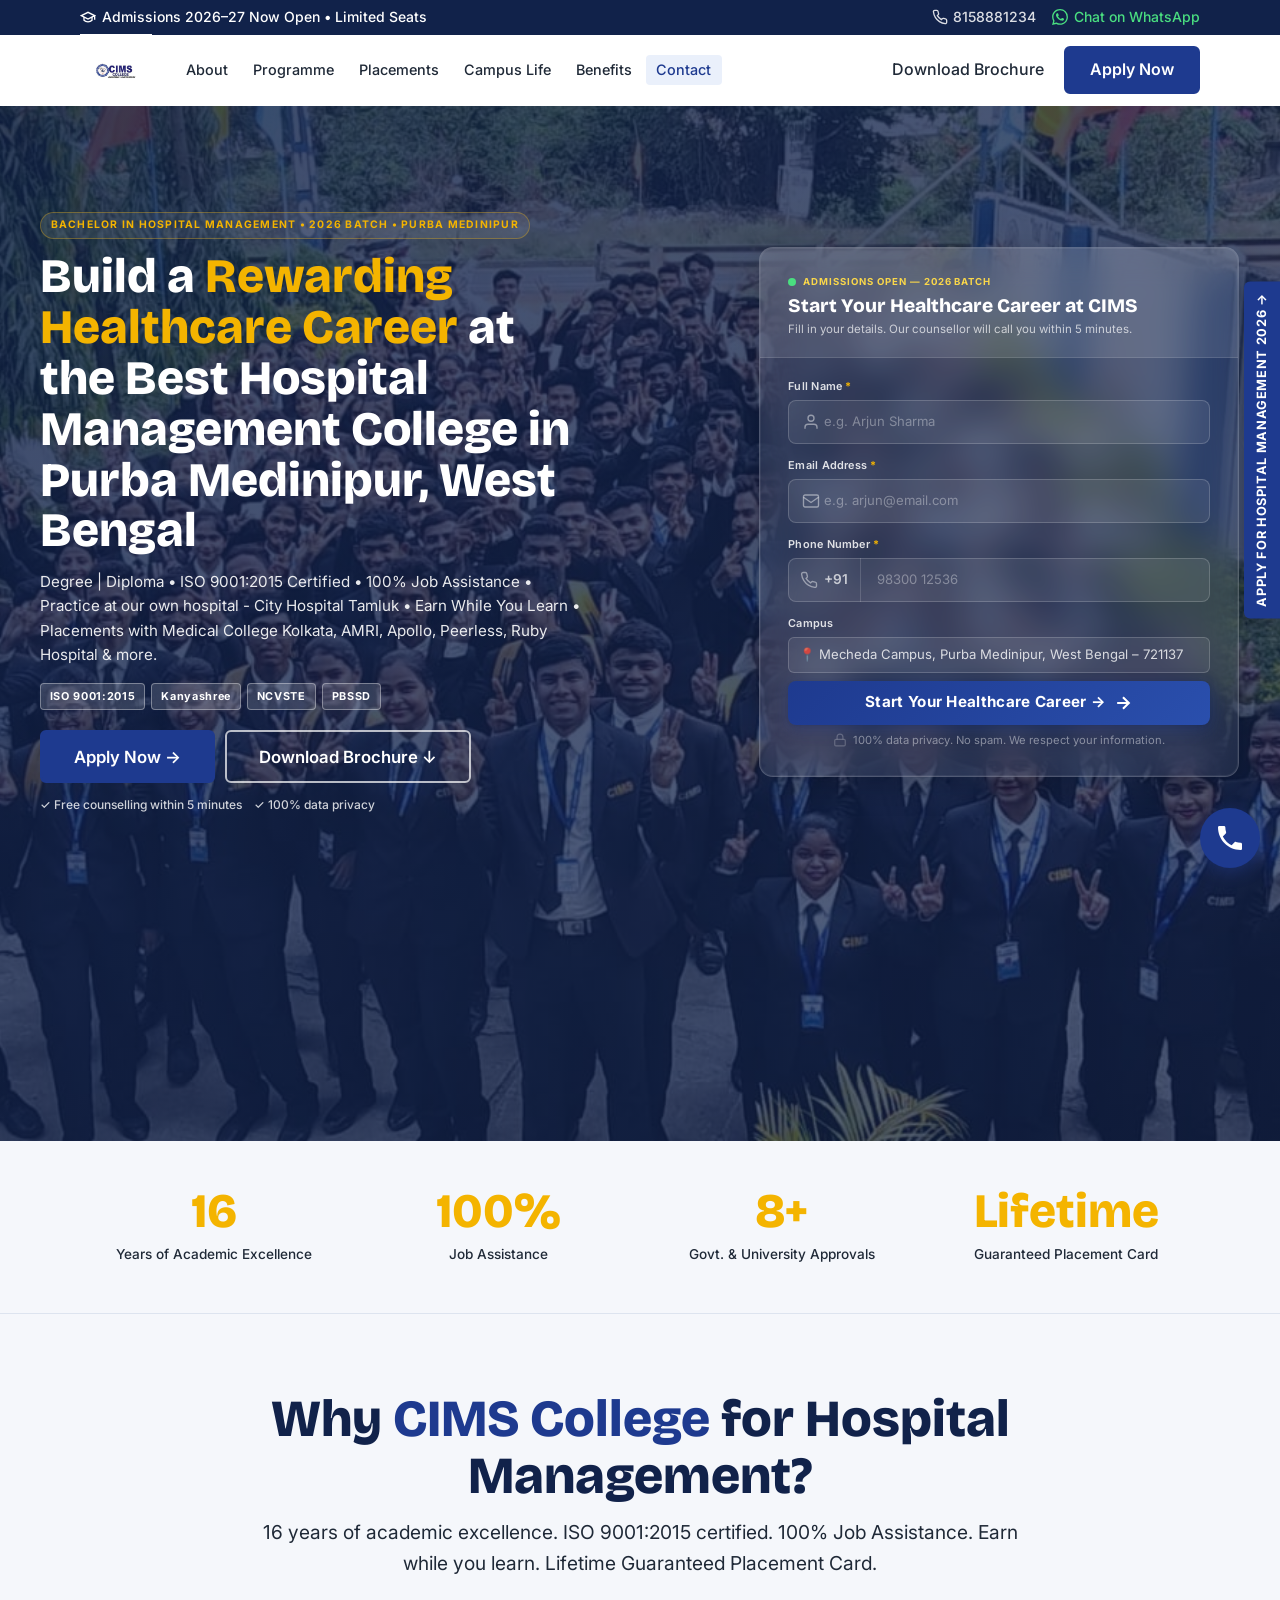
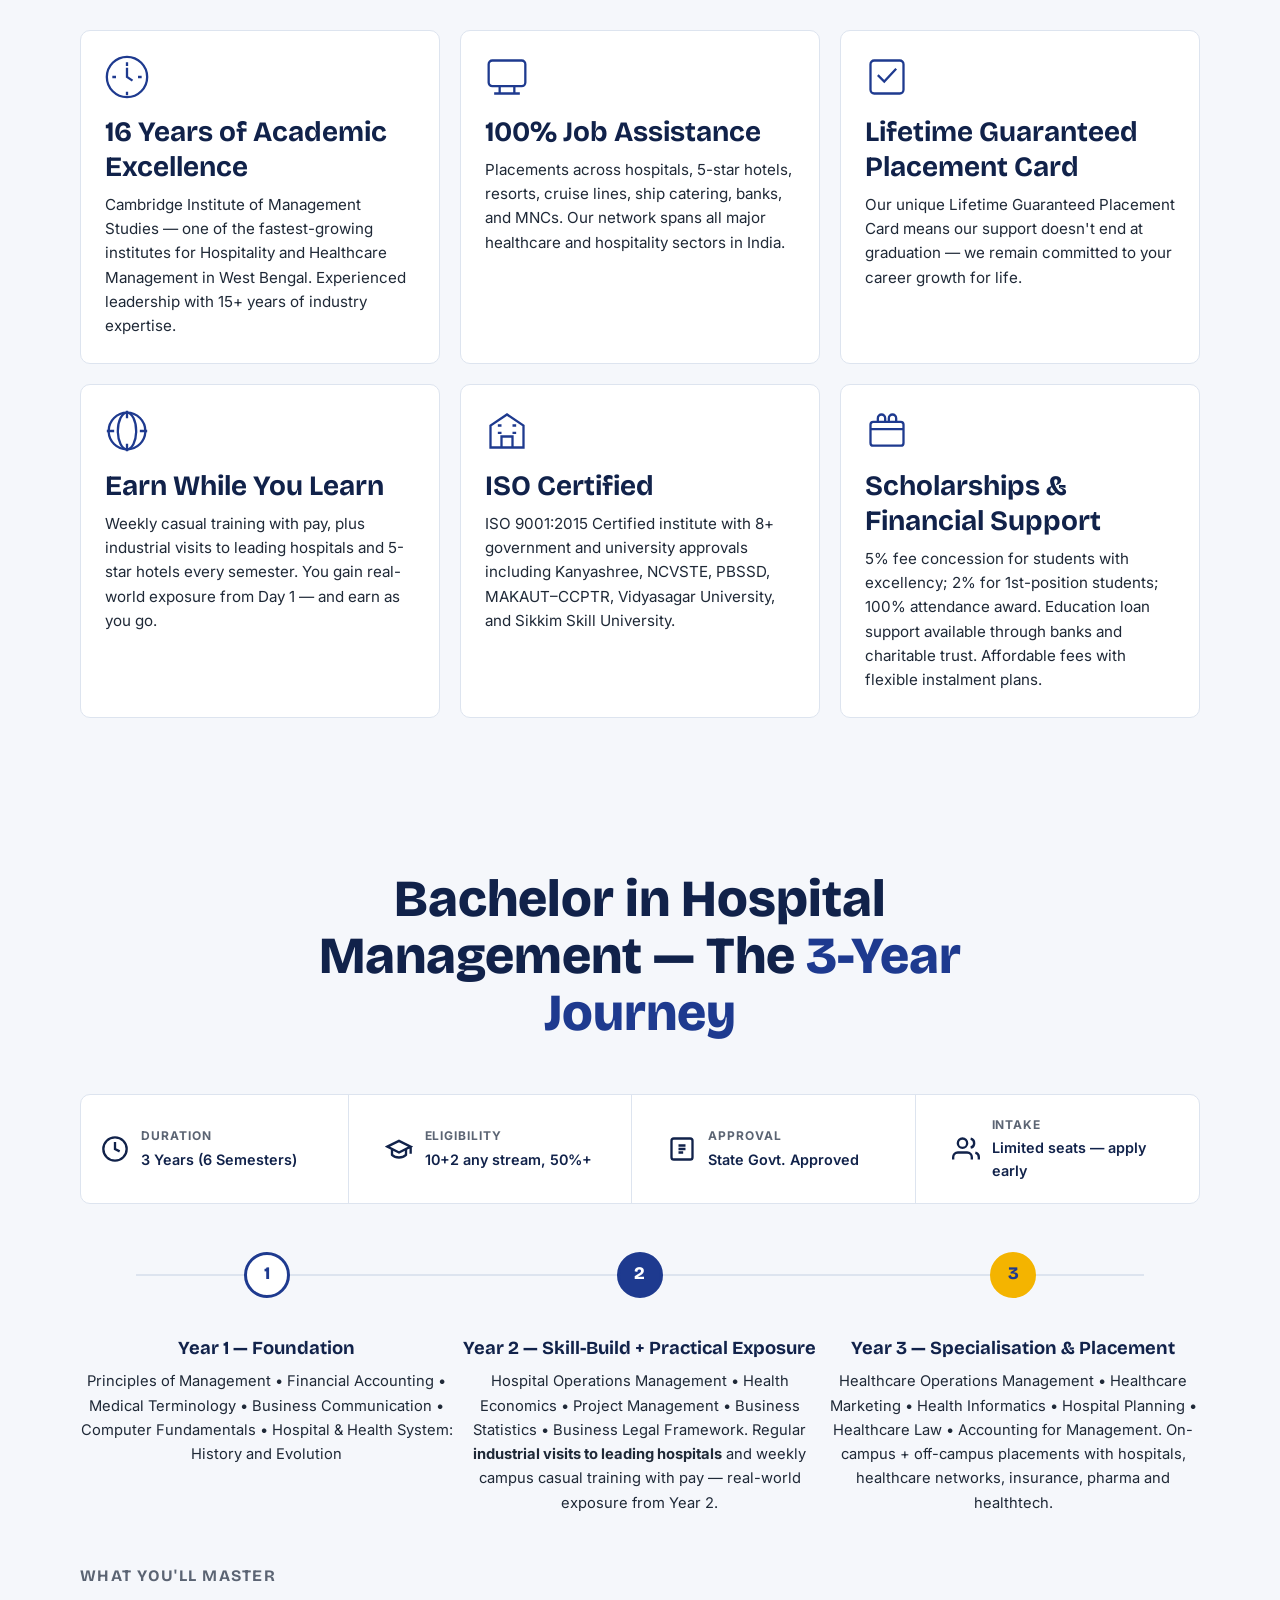
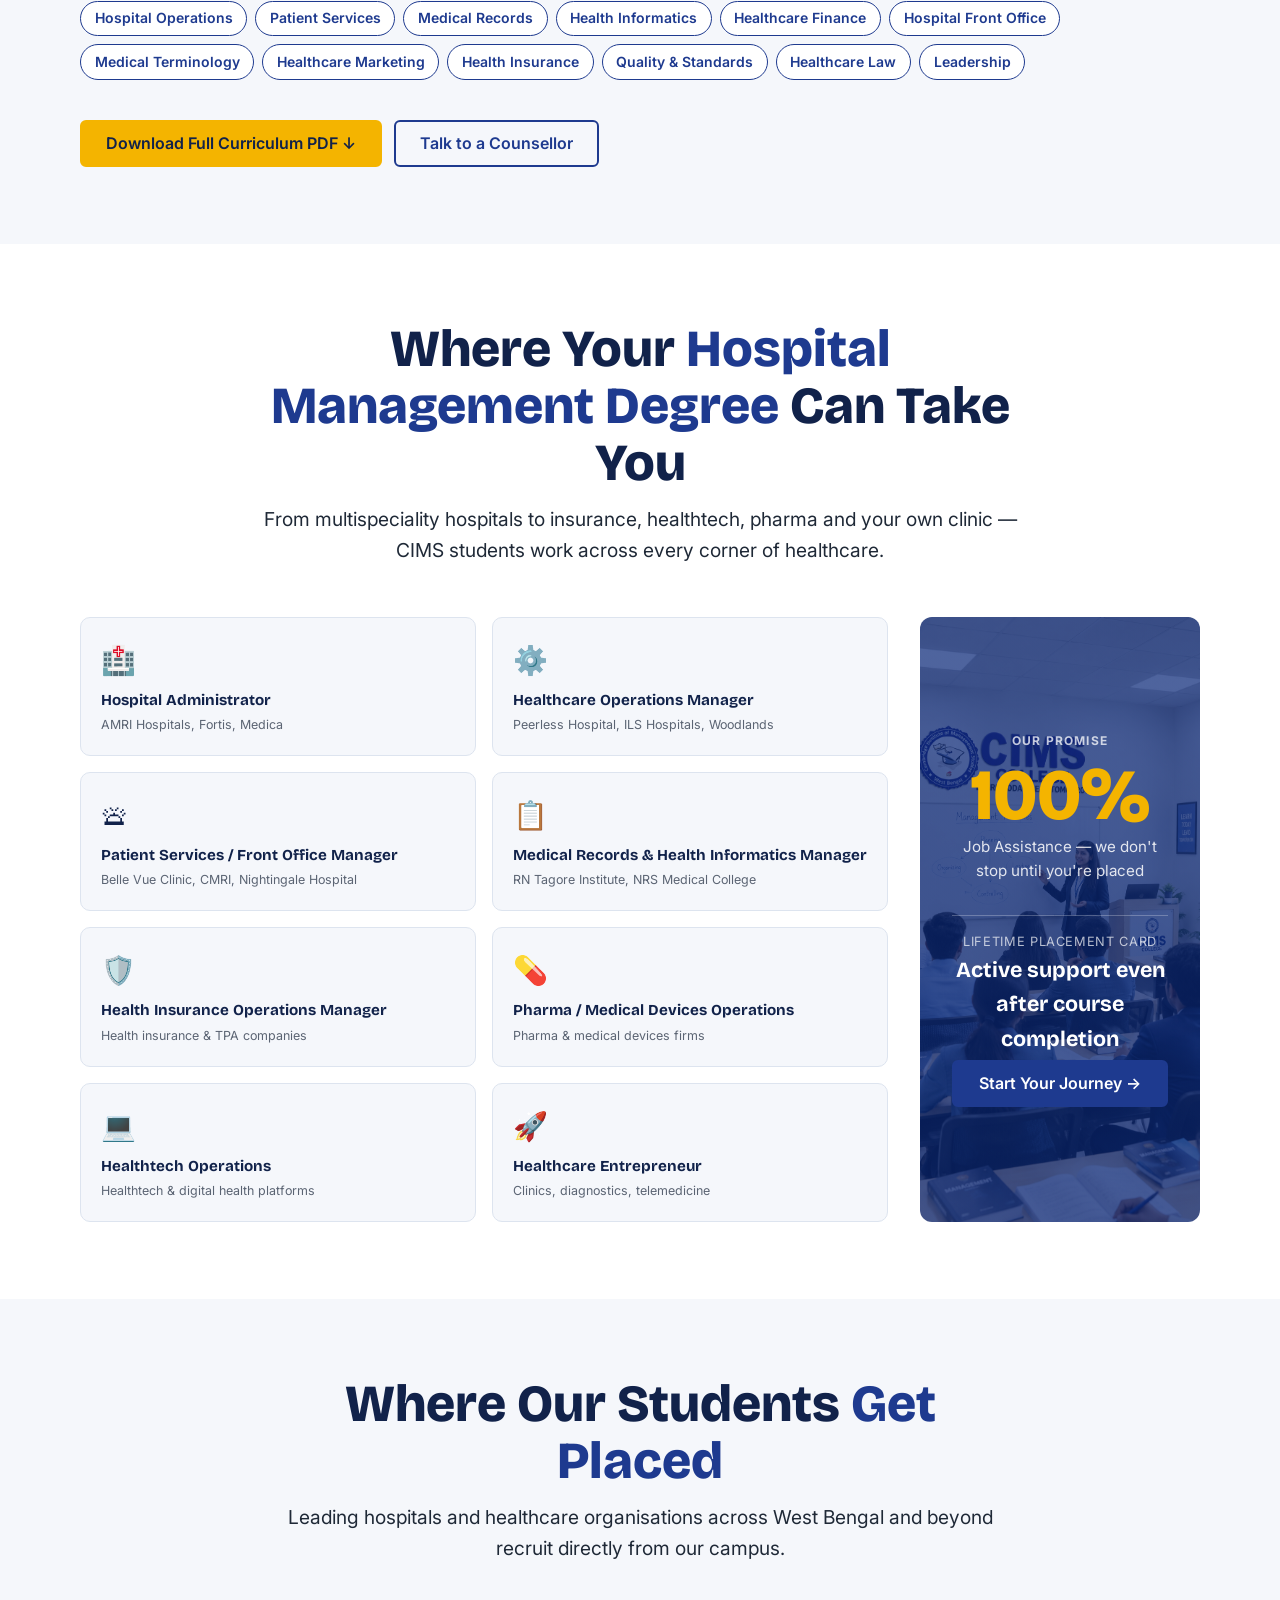
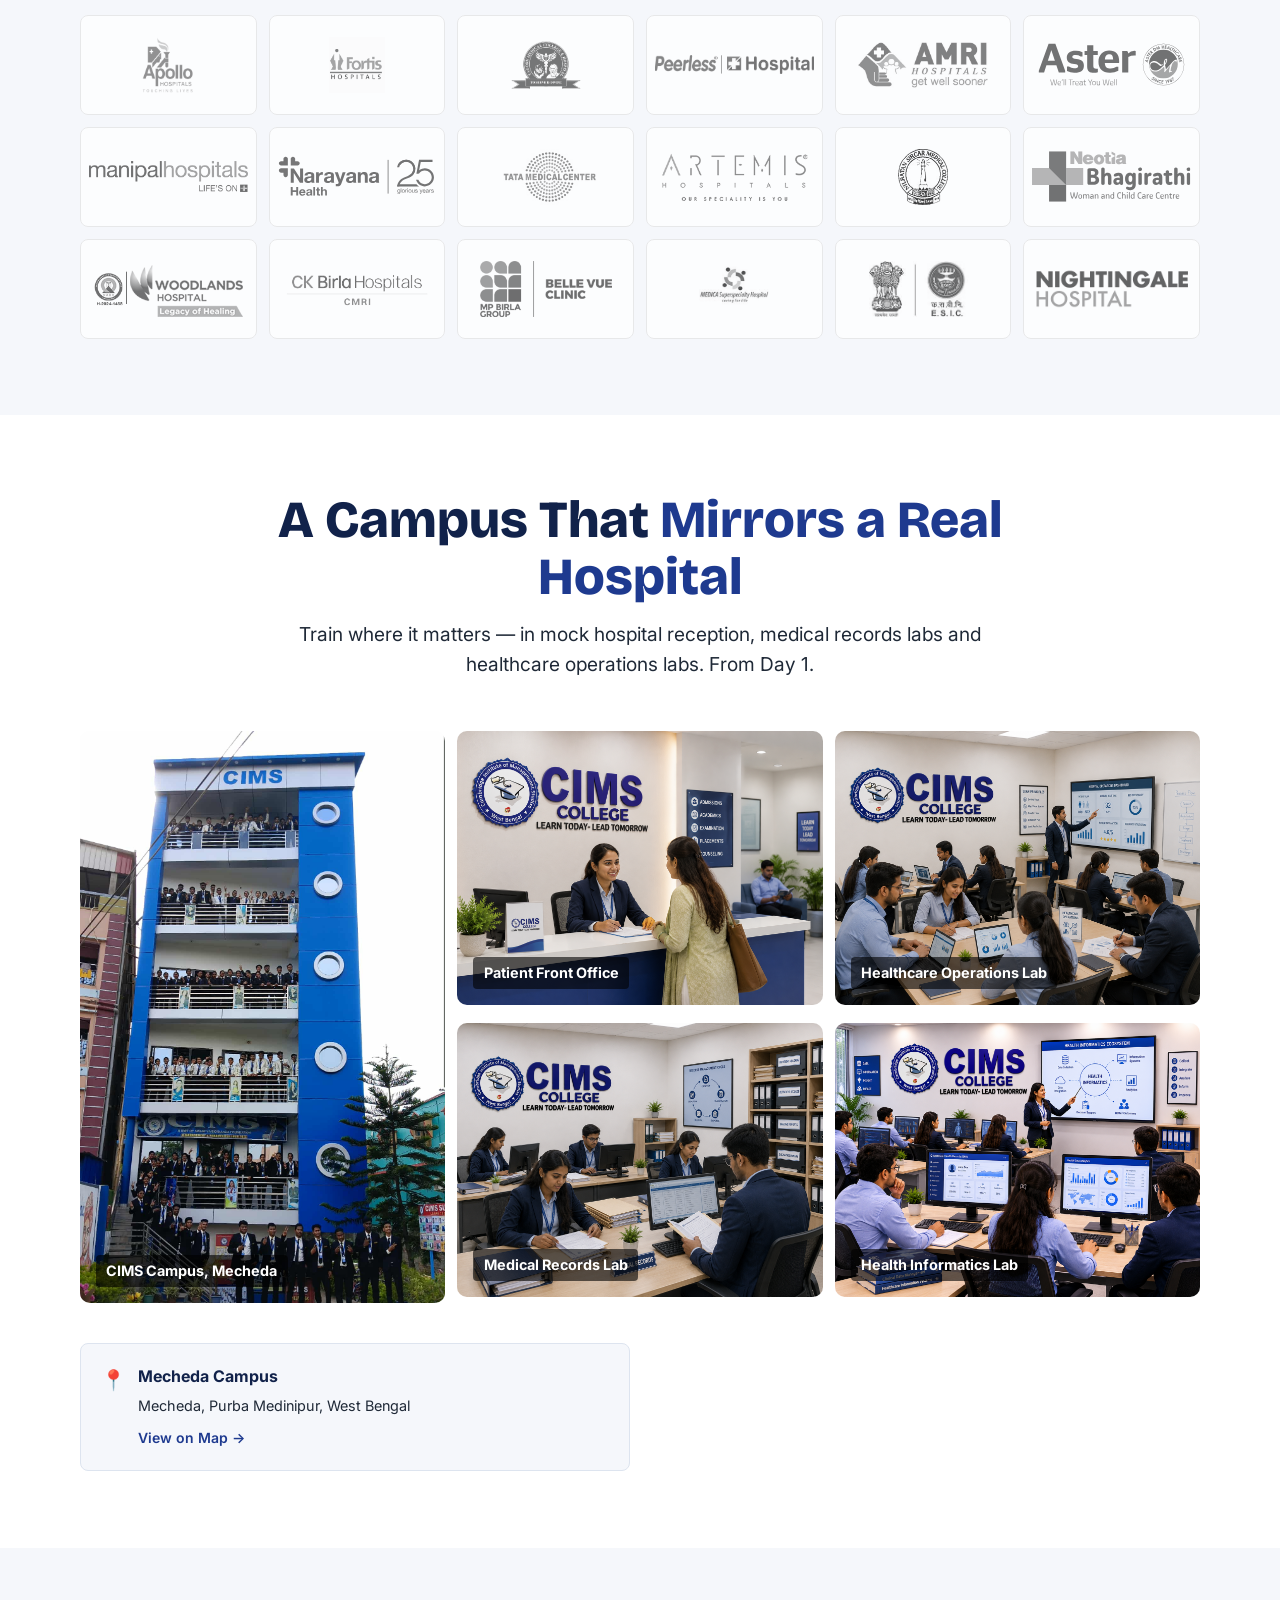
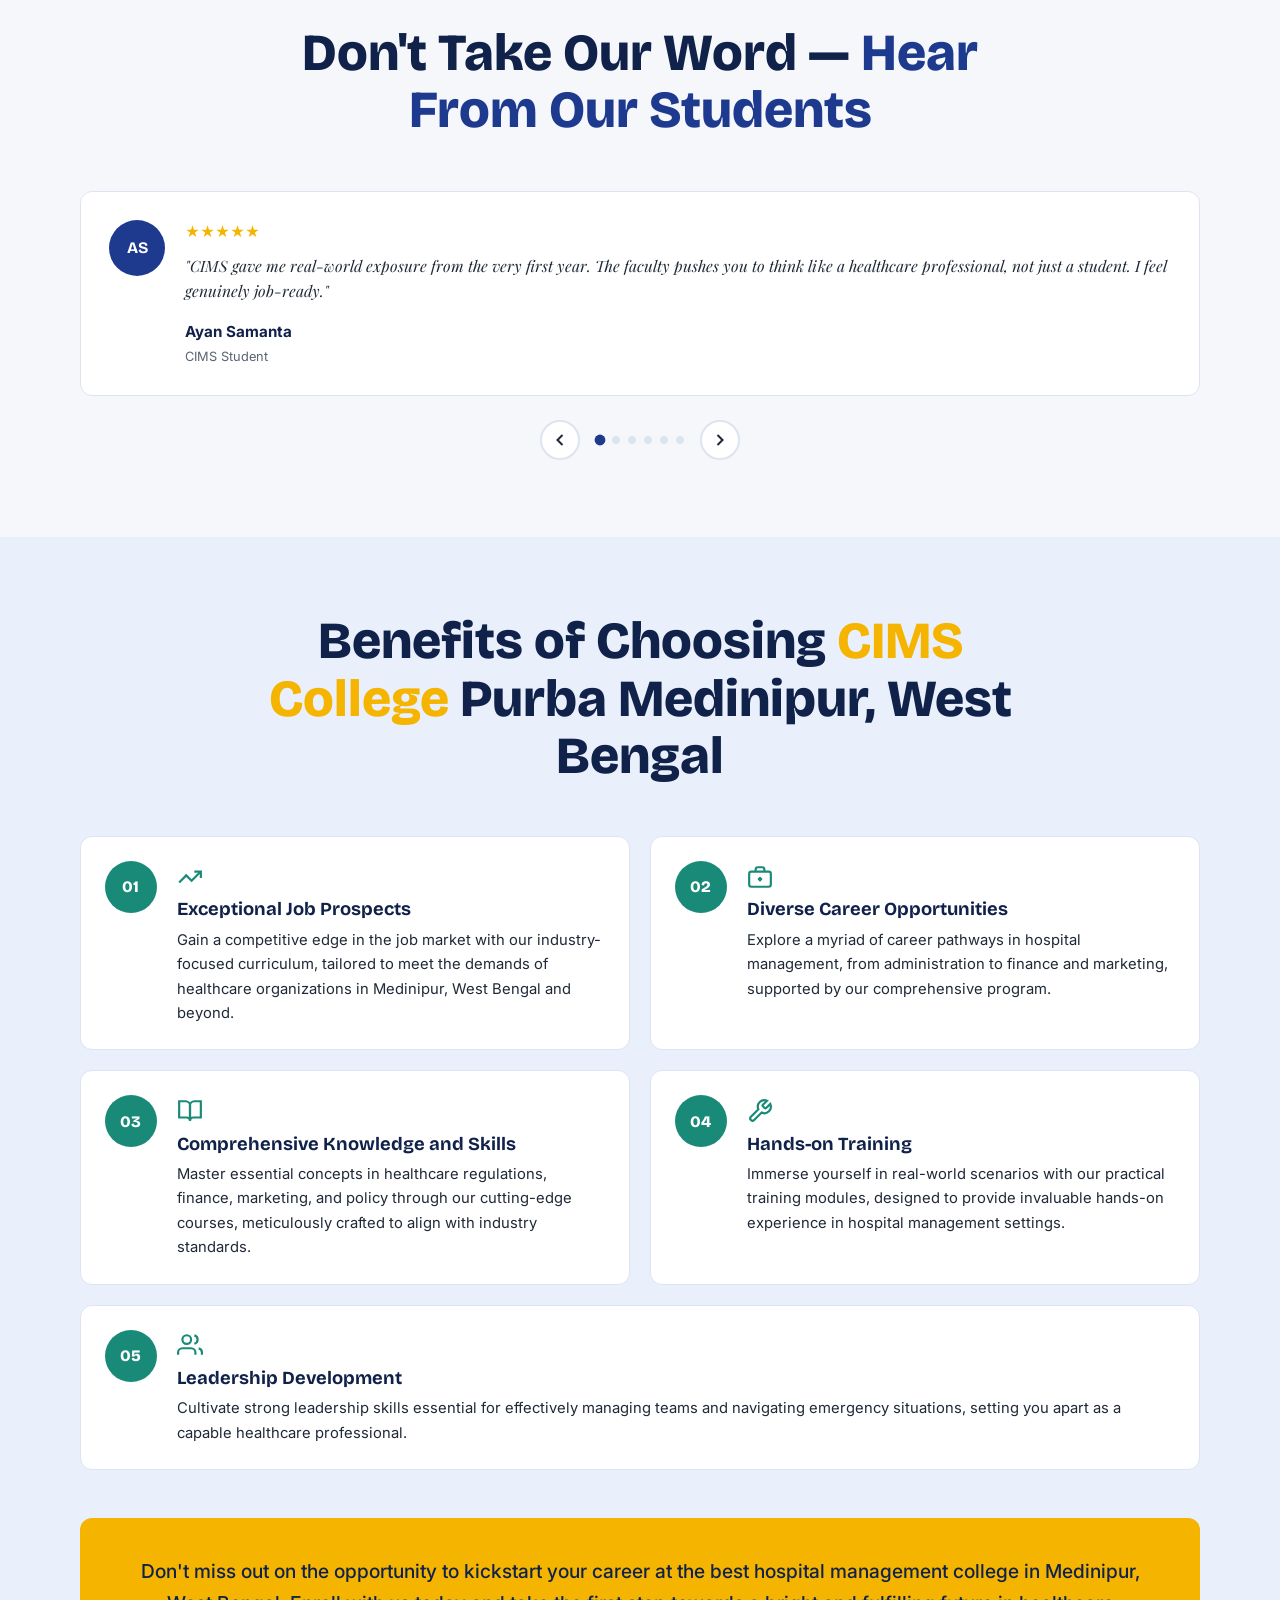
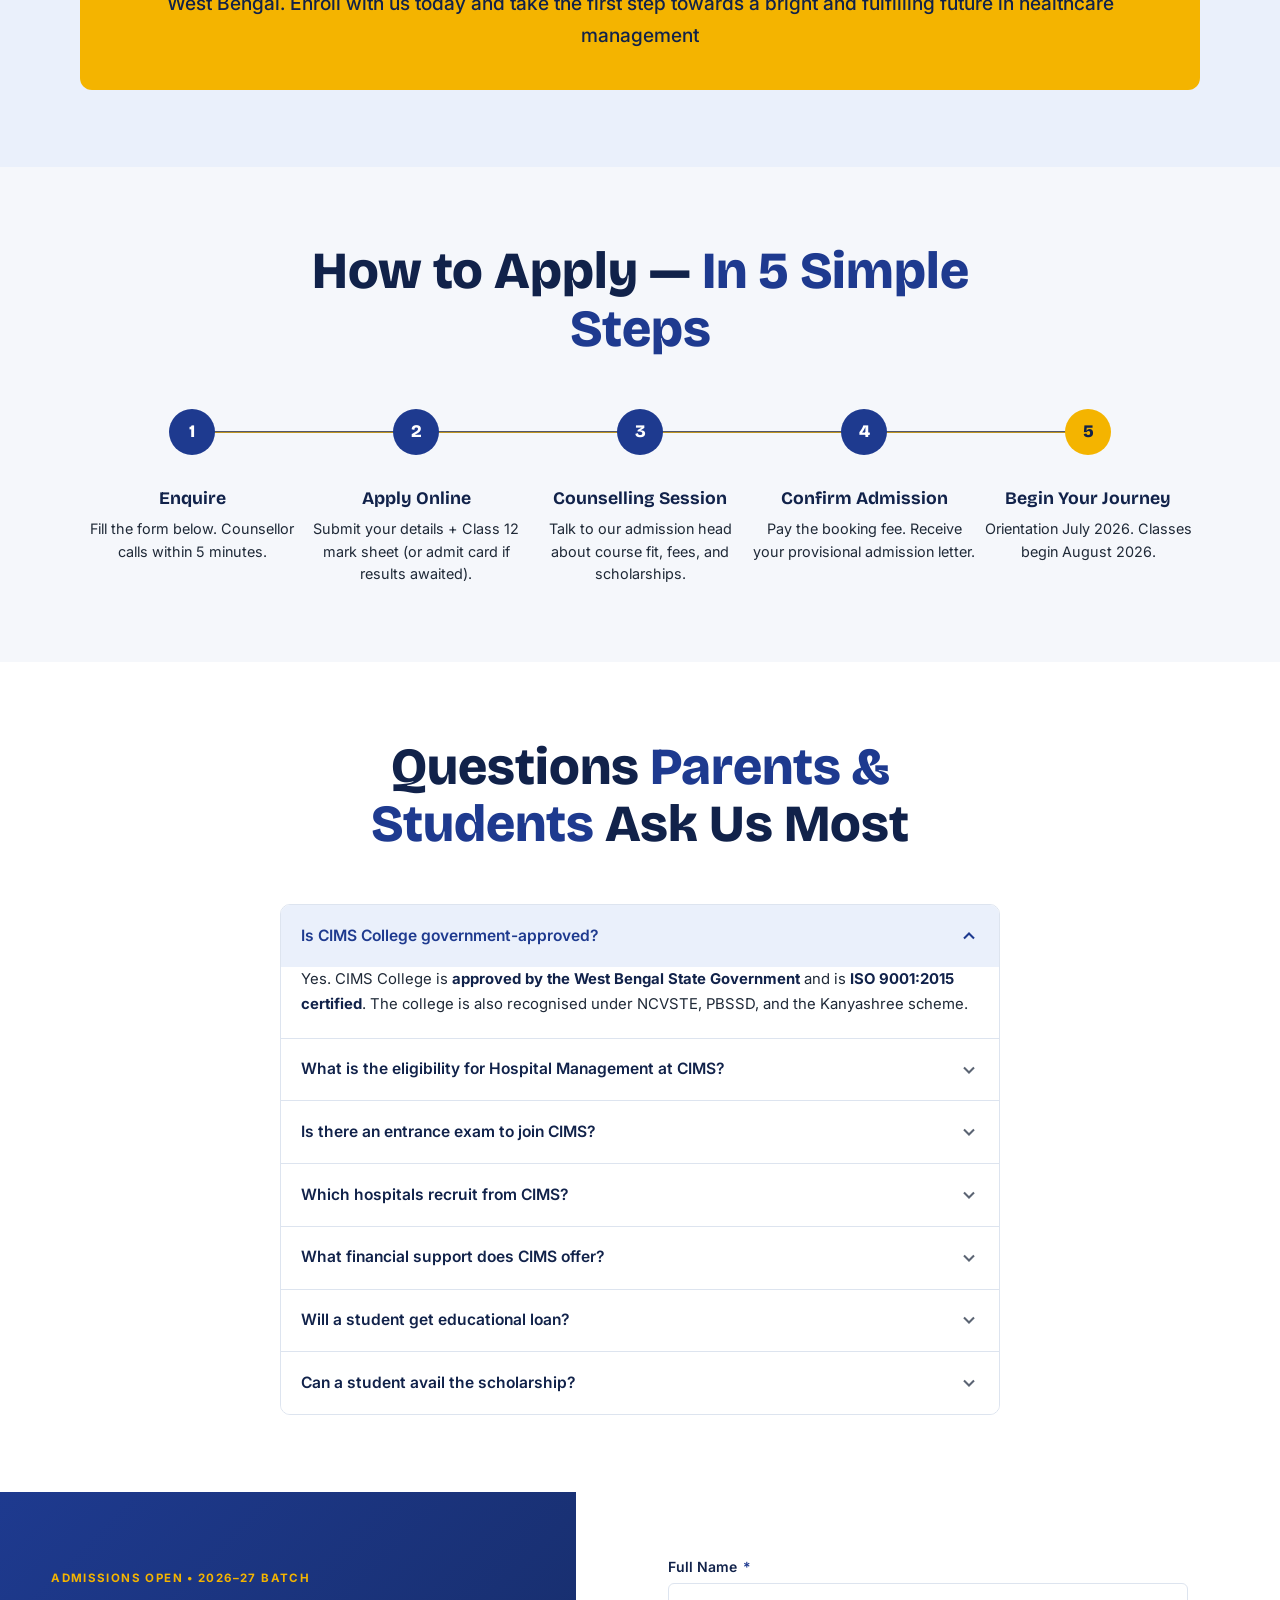
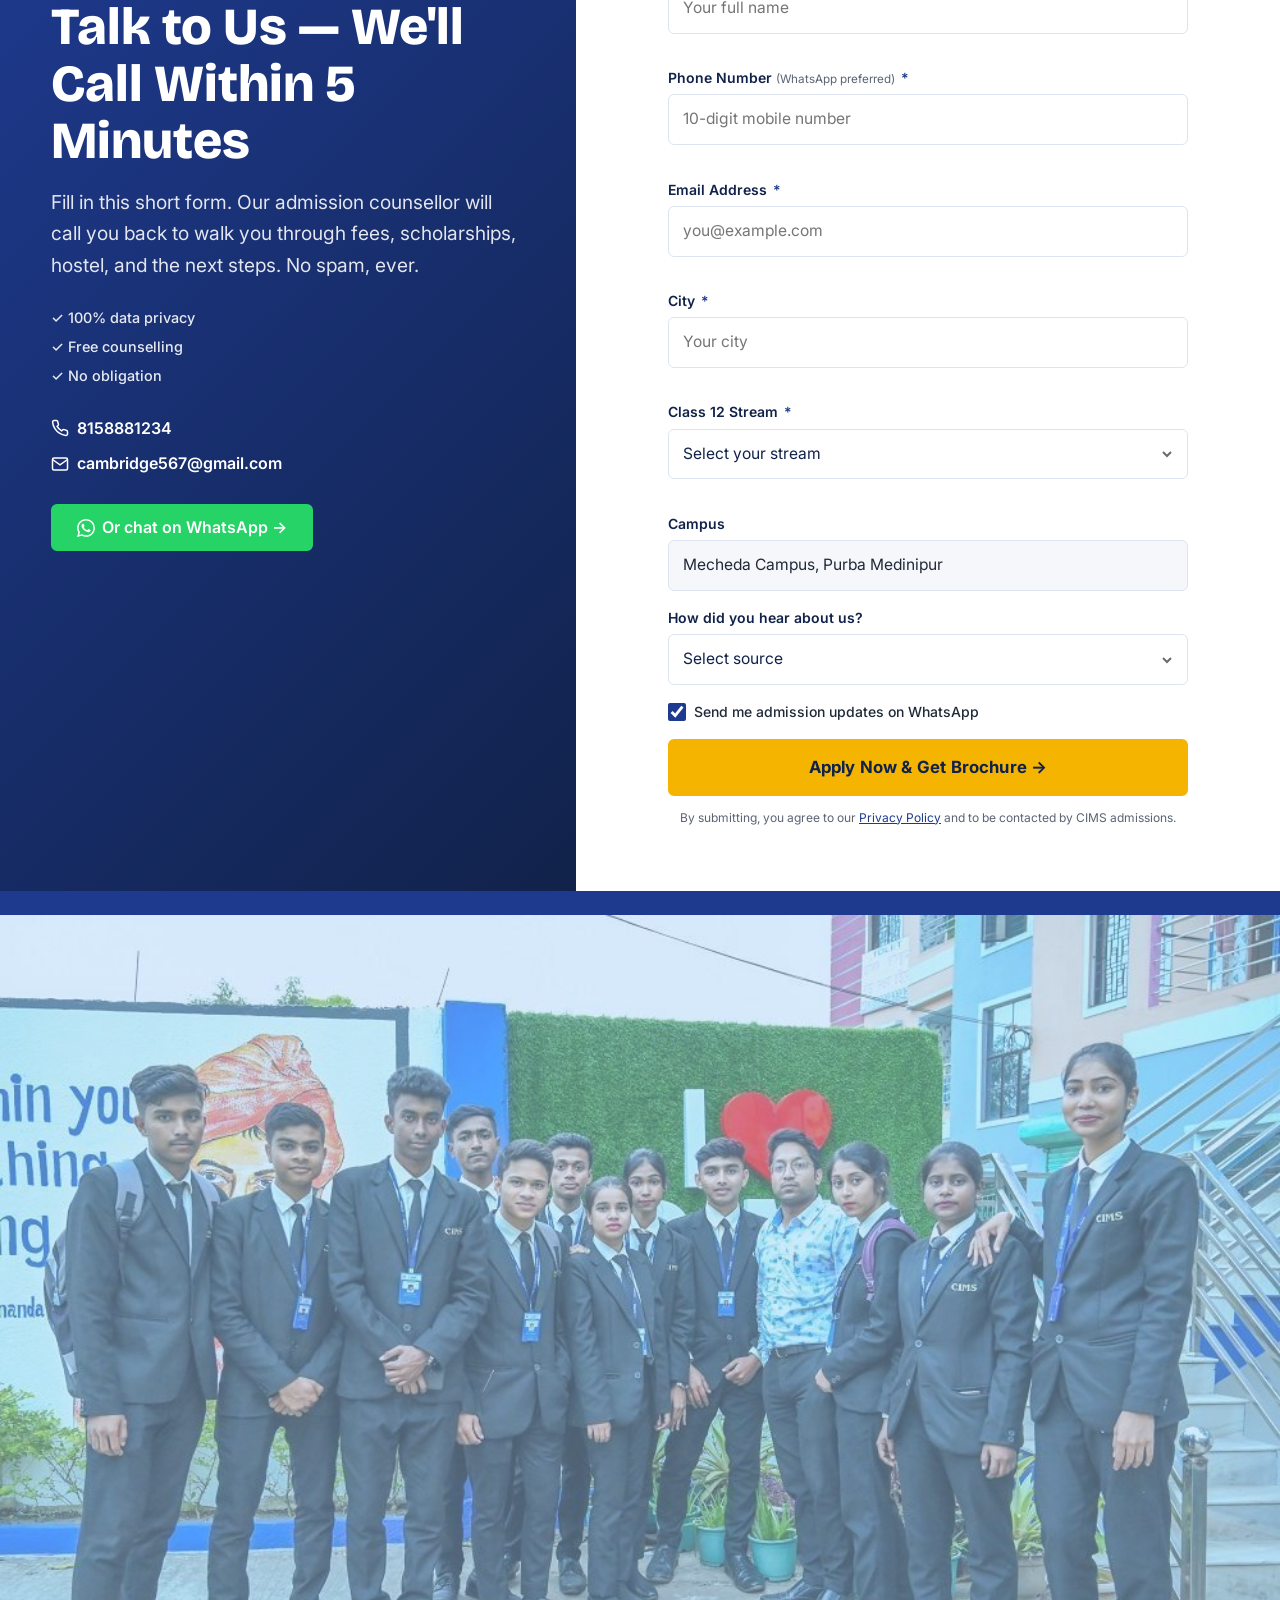
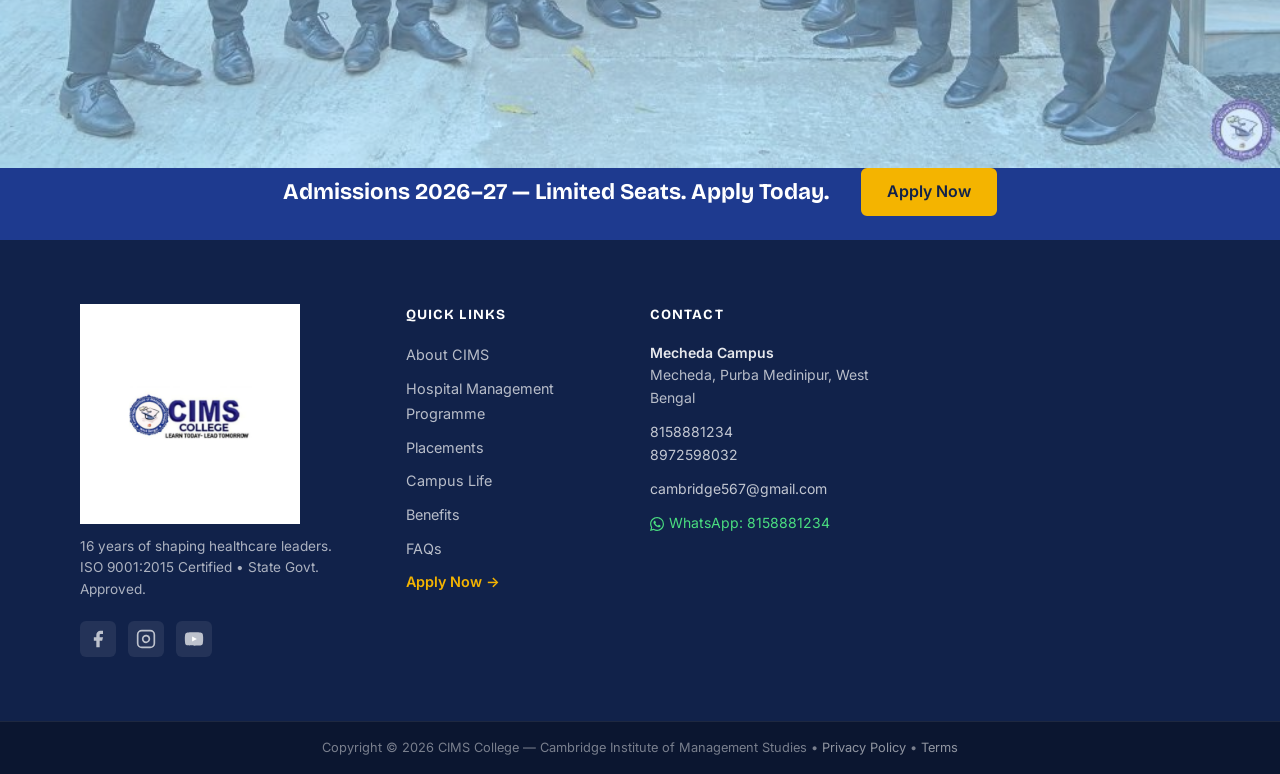
<file: index.html>
<!DOCTYPE html>
<html lang="en">

<head>
  <!-- Google Tag Manager -->
  <!-- Google tag (gtag.js) -->
  <script async src="https://www.googletagmanager.com/gtag/js?id=AW-11150551508"></script>
  <script>
    window.dataLayer = window.dataLayer || [];
    function gtag() { dataLayer.push(arguments); }
    gtag('js', new Date());

    gtag('config', 'AW-11150551508');
  </script>
  <!-- End Google Tag Manager -->
  <meta charset="UTF-8">
  <meta name="viewport" content="width=device-width, initial-scale=1.0">
  <title>Bachelor in Hospital Management — CIMS College, Purba Medinipur | Admissions 2026</title>
  <meta name="description"
    content="Earn a 3-year Bachelor in Hospital Management at CIMS College (Cambridge Institute of Management Studies), Purba Medinipur, West Bengal. ISO 9001:2015 Certified. 100% Job Assistance. Industrial visits to hospitals &amp; 5-star hotels. Placements with Medical College Kolkata, AMRI, Apollo, Peerless, Ruby Hospital &amp; more.">
  <meta name="robots" content="index, follow, max-image-preview:large">
  <!-- TODO: set canonical/og:url to final CIMS LP URL -->
  <link rel="canonical"
    href="https://cimsgroup.org/courses/best-hospital-management-college-purba-medinipur-west-bengal/">

  <!-- Open Graph -->
  <meta property="og:title" content="Bachelor in Hospital Management — CIMS College, Purba Medinipur | Admissions 2026">
  <meta property="og:description"
    content="Build a rewarding healthcare career at CIMS College — the best Hospital Management college in Purba Medinipur, West Bengal. ISO 9001:2015 Certified. 100% Job Assistance. Lifetime Guaranteed Placement Card.">
  <!-- TODO: replace og:image with a CIMS-specific OG image asset -->
  <meta property="og:image" content="assets/images/CIMS_logo.jpeg">
  <!-- TODO: set og:url to final CIMS LP URL -->
  <meta property="og:url"
    content="https://cimsgroup.org/courses/best-hospital-management-college-purba-medinipur-west-bengal/">
  <meta property="og:type" content="website">
  <meta name="twitter:card" content="summary_large_image">

  <!-- Google Fonts -->
  <link rel="preconnect" href="https://fonts.googleapis.com">
  <link rel="preconnect" href="https://fonts.gstatic.com" crossorigin>
  <link
    href="https://fonts.googleapis.com/css2?family=Playfair+Display:wght@600;700;800&family=Inter:wght@400;500;600;700&family=Bricolage+Grotesque:opsz,wght@12..96,600;12..96,700;12..96,800&display=swap"
    rel="stylesheet">

  <!-- Preload hero image -->
  <link rel="preload" as="image" href="assets/campus/Campus1.jpeg">

  <link rel="stylesheet" href="styles.css">

  <!-- Critical CSS inlined for hero -->
  <style>
    :root {
      /* CIMS Brand Palette */
      --cims-royal: #1E3A8F;
      --cims-navy: #11224A;
      --cims-teal: #1A8A78;
      --cims-gold: #F4B400;
      --cims-orange: #E8762D;
      --cims-bg-soft: #F5F7FB;
      --cims-white: #FFFFFF;
      --cims-text: #1F2937;
      --cims-text-muted: #5B6473;

      /* Mapped theme tokens — used throughout styles.css */
      --sbihm-red: #1E3A8F;
      --sbihm-red-dark: #11224A;
      --sbihm-red-soft: #EAF0FB;
      --sbihm-black: #11224A;
      --sbihm-charcoal: #1F2937;
      --sbihm-gold: #F4B400;
      --sbihm-gold-light: #FAD74A;
      --sbihm-cream: #F5F7FB;
      --sbihm-paper: #FFFFFF;
      --sbihm-line: #DDE4EF;
      --sbihm-mute: #5B6473;
      --sbihm-success: #2E7D32;
      --sbihm-shadow: 0 8px 30px rgba(17, 34, 74, 0.08);
      --sbihm-shadow-lg: 0 20px 60px rgba(17, 34, 74, 0.12);
      --font-display: 'Bricolage Grotesque', 'Playfair Display', Georgia, serif;
      --font-serif: 'Playfair Display', Georgia, serif;
      --font-body: 'Inter', -apple-system, BlinkMacSystemFont, sans-serif;
      --fs-h1: clamp(2.5rem, 5vw + 1rem, 5rem);
      --fs-h2: clamp(2rem, 3vw + 1rem, 3.25rem);
      --fs-h3: clamp(1.4rem, 1.5vw + 0.8rem, 1.75rem);
      --fs-lead: clamp(1.05rem, 0.5vw + 0.95rem, 1.2rem);
      --fs-body: 1rem;
      --fs-small: 0.875rem;
    }

    *,
    *::before,
    *::after {
      box-sizing: border-box;
      margin: 0;
      padding: 0;
    }

    body {
      font-family: var(--font-body);
      color: var(--sbihm-black);
      background: var(--sbihm-paper);
      line-height: 1.6;
    }

    .hero {
      min-height: 115vh;
      background: var(--sbihm-black);
    }
  </style>
</head>

<body>
  <a href="#main-content" class="skip-link">Skip to main content</a>

  <!-- Success Notification Toast -->
  <div class="success-toast" id="hero-form-success" role="alert" aria-live="assertive" hidden>
    <div class="success-toast__icon" aria-hidden="true">
      <svg viewBox="0 0 24 24" fill="none" stroke="currentColor" stroke-width="2.5" width="28" height="28">
        <circle cx="12" cy="12" r="10" />
        <path d="M9 12l2 2 4-4" />
      </svg>
    </div>
    <div class="success-toast__content">
      <h3 class="success-toast__title">Application Received!</h3>
      <p class="success-toast__text">Our counsellor will reach out to you within 5 minutes. Check your WhatsApp for
        updates.</p>
    </div>
    <button class="success-toast__close" id="toast-close-btn" aria-label="Dismiss notification">
      <svg viewBox="0 0 24 24" fill="none" stroke="currentColor" stroke-width="2" width="18" height="18">
        <line x1="18" y1="6" x2="6" y2="18" />
        <line x1="6" y1="6" x2="18" y2="18" />
      </svg>
    </button>
    <div class="success-toast__progress" aria-hidden="true"></div>
  </div>

  <!-- ===== SECTION 1: Top Utility Bar ===== -->
  <div class="utility-bar" role="banner" aria-label="Admissions announcement">
    <div class="utility-bar__inner">
      <span class="utility-bar__announce">
        <svg class="icon icon--sm" aria-hidden="true" viewBox="0 0 24 24" fill="none" stroke="currentColor"
          stroke-width="2">
          <path d="M22 10v6M2 10l10-5 10 5-10 5z" />
          <path d="M6 12v5c3 3 9 3 12 0v-5" />
        </svg>
        Admissions 2026–27 Now Open &bull; Limited Seats
      </span>
      <div class="utility-bar__contact">
        <a href="tel:+918158881234" class="utility-bar__link" aria-label="Call CIMS admissions"
          data-track="phone_click">
          <svg class="icon icon--sm" aria-hidden="true" viewBox="0 0 24 24" fill="none" stroke="currentColor"
            stroke-width="2">
            <path
              d="M22 16.92v3a2 2 0 01-2.18 2 19.79 19.79 0 01-8.63-3.07 19.5 19.5 0 01-6-6 19.79 19.79 0 01-3.07-8.67A2 2 0 014.11 2h3a2 2 0 012 1.72c.127.96.361 1.903.7 2.81a2 2 0 01-.45 2.11L8.09 9.91a16 16 0 006 6l1.27-1.27a2 2 0 012.11-.45c.907.339 1.85.573 2.81.7A2 2 0 0122 16.92z" />
          </svg>
          8158881234
        </a>
        <!-- TODO: confirm official WhatsApp number with client -->
        <a href="https://wa.me/8158881234" class="utility-bar__link utility-bar__whatsapp" target="_blank"
          rel="noopener noreferrer" aria-label="Chat on WhatsApp" data-track="whatsapp_click">
          <svg class="icon icon--sm" aria-hidden="true" viewBox="0 0 24 24" fill="currentColor">
            <path
              d="M17.472 14.382c-.297-.149-1.758-.867-2.03-.967-.273-.099-.471-.148-.67.15-.197.297-.767.966-.94 1.164-.173.199-.347.223-.644.075-.297-.15-1.255-.463-2.39-1.475-.883-.788-1.48-1.761-1.653-2.059-.173-.297-.018-.458.13-.606.134-.133.298-.347.446-.52.149-.174.198-.298.298-.497.099-.198.05-.371-.025-.52-.075-.149-.669-1.612-.916-2.207-.242-.579-.487-.5-.669-.51-.173-.008-.371-.01-.57-.01-.198 0-.52.074-.792.372-.272.297-1.04 1.016-1.04 2.479 0 1.462 1.065 2.875 1.213 3.074.149.198 2.096 3.2 5.077 4.487.709.306 1.262.489 1.694.625.712.227 1.36.195 1.871.118.571-.085 1.758-.719 2.006-1.413.248-.694.248-1.289.173-1.413-.074-.124-.272-.198-.57-.347m-5.421 7.403h-.004a9.87 9.87 0 01-5.031-1.378l-.361-.214-3.741.982.998-3.648-.235-.374a9.86 9.86 0 01-1.51-5.26c.001-5.45 4.436-9.884 9.888-9.884 2.64 0 5.122 1.03 6.988 2.898a9.825 9.825 0 012.893 6.994c-.003 5.45-4.437 9.884-9.885 9.884m8.413-18.297A11.815 11.815 0 0012.05 0C5.495 0 .16 5.335.157 11.892c0 2.096.547 4.142 1.588 5.945L.057 24l6.305-1.654a11.882 11.882 0 005.683 1.448h.005c6.554 0 11.89-5.335 11.893-11.893a11.821 11.821 0 00-3.48-8.413z" />
          </svg>
          Chat on WhatsApp
        </a>
      </div>
    </div>
  </div>

  <!-- ===== SECTION 2: Sticky Main Header ===== -->
  <header class="site-header" id="site-header" role="banner">
    <div class="site-header__inner">
      <a href="#" class="site-header__logo" aria-label="CIMS College Home">
        <img src="assets/images/CIMS_logo.jpeg"
          alt="CIMS College — Cambridge Institute of Management Studies, West Bengal" width="200" height="52"
          loading="eager">
      </a>
      <nav class="site-nav" id="site-nav" aria-label="Main navigation">
        <ul class="site-nav__list" role="list">
          <li><a href="#about" class="site-nav__link">About</a></li>
          <li><a href="#programme" class="site-nav__link">Programme</a></li>
          <li><a href="#placements" class="site-nav__link">Placements</a></li>
          <li><a href="#campus" class="site-nav__link">Campus Life</a></li>
          <li><a href="#fees" class="site-nav__link">Benefits</a></li>
          <li><a href="#apply" class="site-nav__link">Contact</a></li>
        </ul>
      </nav>
      <div class="site-header__actions">
        <a href="assets/campus/Prospectus%20CIMS%202026.pdf" download="CIMS-Hospital-Management-Prospectus-2026.pdf"
          class="btn btn--text">Download Brochure</a>
        <a href="#apply" class="btn btn--primary" data-track="apply_cta_click" data-cta-location="header">Apply Now</a>
      </div>
      <button class="hamburger" id="hamburger" aria-expanded="false" aria-controls="mobile-drawer"
        aria-label="Open navigation menu">
        <span class="hamburger__bar"></span>
        <span class="hamburger__bar"></span>
        <span class="hamburger__bar"></span>
      </button>
    </div>
  </header>

  <!-- Mobile Nav Drawer -->
  <div class="mobile-drawer" id="mobile-drawer" aria-hidden="true" role="dialog" aria-label="Navigation menu">
    <div class="mobile-drawer__backdrop" id="drawer-backdrop"></div>
    <div class="mobile-drawer__panel">
      <button class="mobile-drawer__close" id="drawer-close" aria-label="Close navigation menu">
        <svg viewBox="0 0 24 24" fill="none" stroke="currentColor" stroke-width="2" width="24" height="24"
          aria-hidden="true">
          <line x1="18" y1="6" x2="6" y2="18" />
          <line x1="6" y1="6" x2="18" y2="18" />
        </svg>
      </button>
      <nav aria-label="Mobile navigation">
        <ul class="mobile-drawer__list" role="list">
          <li><a href="#about" class="mobile-drawer__link">About</a></li>
          <li><a href="#programme" class="mobile-drawer__link">Programme</a></li>
          <li><a href="#placements" class="mobile-drawer__link">Placements</a></li>
          <li><a href="#campus" class="mobile-drawer__link">Campus Life</a></li>
          <li><a href="#fees" class="mobile-drawer__link">Benefits</a></li>
          <li><a href="#apply" class="mobile-drawer__link">Contact</a></li>
        </ul>
      </nav>
      <div class="mobile-drawer__ctas">
        <a href="assets/campus/Prospectus%20CIMS%202026.pdf" download="CIMS-Hospital-Management-Prospectus-2026.pdf"
          class="btn btn--gold btn--full">Download Brochure</a>
        <a href="#apply" class="btn btn--primary btn--full" data-track="apply_cta_click"
          data-cta-location="mobile-drawer">Apply Now — 2026 Batch</a>
      </div>
    </div>
  </div>

  <!-- ===== SECTION 3: Floating Side CTA (desktop) ===== -->
  <a href="#apply" class="side-cta" aria-label="Apply for Hospital Management 2026 at CIMS" data-track="apply_cta_click"
    data-cta-location="side-pill">
    <span>Apply for Hospital Management 2026 →</span>
  </a>

  <!-- Mobile bottom CTA bar -->
  <div class="mobile-bottom-cta" role="complementary" aria-label="Apply now">
    <a href="#apply" class="mobile-bottom-cta__link" data-track="apply_cta_click" data-cta-location="mobile-bottom-bar">
      Apply Now — 2026 Batch
    </a>
  </div>

  <!-- ===== SECTION 4: Call Now Floating Button ===== -->
  <a href="tel:8158881234" class="call-fab" aria-label="Call us now at 8158881234" data-track="phone_click">
    <svg class="call-fab__icon" viewBox="0 0 24 24" fill="white" aria-hidden="true">
      <path
        d="M6.62 10.79a15.053 15.053 0 006.59 6.59l2.2-2.2c.27-.27.67-.36 1.02-.24 1.12.37 2.33.57 3.57.57.55 0 1 .45 1 1V20c0 .55-.45 1-1 1C10.61 21 3 13.39 3 4c0-.55.45-1 1-1h3.5c.55 0 1 .45 1 1 0 1.25.2 2.45.57 3.57.11.35.03.74-.24 1.02l-2.21 2.2z" />
    </svg>
    <span class="call-fab__tooltip">Call Now</span>
  </a>

  <!-- ===== MAIN CONTENT ===== -->
  <main id="main-content">

    <!-- ===== SECTION 5: HERO ===== -->
    <section class="hero" aria-labelledby="hero-headline">
      <div class="hero__inner">
        <div class="hero__content">
          <p class="hero__pre-headline">
            <span>Bachelor in Hospital Management &bull; 2026 Batch &bull; Purba Medinipur</span>
          </p>
          <h1 class="hero__headline" id="hero-headline">
            Build a <span class="text-gold">Rewarding Healthcare Career</span> at the Best Hospital Management College
            in Purba Medinipur, West Bengal
          </h1>
          <p class="hero__sub">
            Degree | Diploma &bull; ISO 9001:2015 Certified &bull; 100% Job Assistance &bull; Practice at our
            own hospital -
            City Hospital Tamluk &bull; Earn While You Learn &bull; Placements with Medical College Kolkata,
            AMRI, Apollo, Peerless, Ruby Hospital &amp; more.
          </p>
          <div class="hero__badges" aria-label="Recognitions and accreditations">
            <span class="hero__badge">ISO 9001:2015</span>
            <span class="hero__badge">Kanyashree</span>
            <span class="hero__badge">NCVSTE</span>
            <span class="hero__badge">PBSSD</span>
          </div>
          <div class="hero__ctas">
            <a href="#apply" class="btn btn--primary btn--large" data-track="apply_cta_click"
              data-cta-location="hero-primary">
              Apply Now →
            </a>
            <a href="assets/campus/Prospectus%20CIMS%202026.pdf" download="CIMS-Hospital-Management-Prospectus-2026.pdf"
              class="btn btn--outline-white btn--large">
              Download Brochure ↓
            </a>
          </div>
          <p class="hero__trust-micro">
            <span>&#10003; Free counselling within 5 minutes</span>
            <span>&#10003; 100% data privacy</span>
          </p>
        </div>
        <div class="hero__visual">
          <!-- TODO: replace with CIMS student photo in hospital management uniform -->
          <div class="hero__image-wrap">
            <div class="hero-form" id="hero-form-container">
              <div class="hero-form__header">
                <div class="hero-form__badge-strip">
                  <span class="hero-form__live-dot"></span>
                  <span>Admissions Open — 2026 Batch</span>
                </div>
                <h2 class="hero-form__title">Start Your Healthcare Career at CIMS</h2>
                <p class="hero-form__subtitle">Fill in your details. Our counsellor will call you within 5 minutes.</p>
              </div>

              <form class="hero-form__body" id="hero-enquiry-form" method="POST" action="#" data-cims-lead novalidate>
                <input type="hidden" name="landing_course" value="Hospital Management">
                <input type="hidden" name="campus" value="Mecheda Campus, Purba Medinipur">
                <input type="hidden" name="form_location" value="Hero Form">
                <!-- Full Name -->
                <div class="hero-form__group" id="field-fullname">
                  <label for="hf-fullname" class="hero-form__label">Full Name <span
                      class="hero-form__req">*</span></label>
                  <div class="hero-form__input-wrap">
                    <svg class="hero-form__field-icon" viewBox="0 0 24 24" fill="none" stroke="currentColor"
                      stroke-width="1.8" width="18" height="18" aria-hidden="true">
                      <path d="M20 21v-2a4 4 0 00-4-4H8a4 4 0 00-4 4v2" />
                      <circle cx="12" cy="7" r="4" />
                    </svg>
                    <input type="text" id="hf-fullname" name="name" class="hero-form__input"
                      placeholder="e.g. Arjun Sharma" required autocomplete="name">
                  </div>
                  <span class="hero-form__error" id="err-fullname" role="alert" aria-live="polite"></span>
                </div>

                <!-- Email -->
                <div class="hero-form__group" id="field-email">
                  <label for="hf-email" class="hero-form__label">Email Address <span
                      class="hero-form__req">*</span></label>
                  <div class="hero-form__input-wrap">
                    <svg class="hero-form__field-icon" viewBox="0 0 24 24" fill="none" stroke="currentColor"
                      stroke-width="1.8" width="18" height="18" aria-hidden="true">
                      <rect x="2" y="4" width="20" height="16" rx="2" />
                      <path d="M22 7l-10 7L2 7" />
                    </svg>
                    <input type="email" id="hf-email" name="email" class="hero-form__input"
                      placeholder="e.g. arjun@email.com" required autocomplete="email">
                  </div>
                  <span class="hero-form__error" id="err-email" role="alert" aria-live="polite"></span>
                </div>

                <!-- Phone Number -->
                <div class="hero-form__group" id="field-phone">
                  <label for="hf-phone" class="hero-form__label">Phone Number <span
                      class="hero-form__req">*</span></label>
                  <div class="hero-form__input-wrap hero-form__input-wrap--phone">
                    <span class="hero-form__phone-prefix">
                      <svg class="hero-form__field-icon" viewBox="0 0 24 24" fill="none" stroke="currentColor"
                        stroke-width="1.8" width="18" height="18" aria-hidden="true">
                        <path
                          d="M22 16.92v3a2 2 0 01-2.18 2 19.79 19.79 0 01-8.63-3.07 19.5 19.5 0 01-6-6A19.79 19.79 0 012.12 4.11 2 2 0 014.11 2h3a2 2 0 012 1.72c.127.96.361 1.903.7 2.81a2 2 0 01-.45 2.11L8.09 9.91a16 16 0 006 6l1.27-1.27a2 2 0 012.11-.45c.907.339 1.85.573 2.81.7A2 2 0 0122 16.92z" />
                      </svg>
                      +91
                    </span>
                    <input type="tel" id="hf-phone" name="phone" class="hero-form__input hero-form__input--phone"
                      placeholder="98300 12536" required autocomplete="tel-national" pattern="[0-9]{10}" maxlength="10"
                      inputmode="numeric">
                  </div>
                  <span class="hero-form__error" id="err-phone" role="alert" aria-live="polite"></span>
                </div>

                <!-- Campus — single campus, shown as read-only -->
                <div class="hero-form__group">
                  <p class="hero-form__label">Campus</p>
                  <p
                    style="font-size:0.82rem;color:rgba(255,255,255,0.8);padding:0.4rem 0.6rem;background:rgba(255,255,255,0.08);border-radius:6px;border:1.5px solid rgba(255,255,255,0.18);">
                    📍 Mecheda Campus, Purba Medinipur, West Bengal – 721137
                  </p>
                </div>

                <!-- Submit Button -->
                <button type="submit" class="hero-form__submit" id="hf-submit-btn">
                  <span class="hero-form__submit-text">Start Your Healthcare Career →</span>
                  <svg class="hero-form__submit-arrow" viewBox="0 0 24 24" fill="none" stroke="currentColor"
                    stroke-width="2.5" width="20" height="20" aria-hidden="true">
                    <line x1="5" y1="12" x2="19" y2="12" />
                    <polyline points="12 5 19 12 12 19" />
                  </svg>
                  <span class="hero-form__submit-loader" aria-hidden="true"></span>
                </button>

                <p class="hero-form__privacy">
                  <svg viewBox="0 0 24 24" fill="none" stroke="currentColor" stroke-width="2" width="14" height="14"
                    aria-hidden="true">
                    <rect x="3" y="11" width="18" height="11" rx="2" ry="2" />
                    <path d="M7 11V7a5 5 0 0110 0v4" />
                  </svg>
                  100% data privacy. No spam. We respect your information.
                </p>
              </form>

            </div>
          </div>
        </div>
      </div>
    </section>

    <!-- Hero stats strip -->
    <div class="stats-strip" aria-label="Key statistics">
      <div class="stats-strip__inner">
        <div class="stat-item">
          <span class="stat-item__number" data-target="16">0</span>
          <span class="stat-item__label">Years of Academic Excellence</span>
        </div>
        <div class="stat-item">
          <span class="stat-item__number" data-target="100" data-suffix="%">0</span>
          <span class="stat-item__label">Job Assistance</span>
        </div>
        <div class="stat-item">
          <span class="stat-item__number" data-target="8" data-suffix="+">0</span>
          <span class="stat-item__label">Govt. &amp; University Approvals</span>
        </div>
        <div class="stat-item">
          <span class="stat-item__number">Lifetime</span>
          <span class="stat-item__label">Guaranteed Placement Card</span>
        </div>
      </div>
    </div>

    <!-- ===== SECTION 6: Why CIMS? ===== -->
    <section class="section section--cream" id="about" aria-labelledby="about-headline">
      <div class="container">
        <div class="section__header">
          <h2 class="section__title" id="about-headline">
            Why <span class="text-red">CIMS College</span> for Hospital Management?
          </h2>
          <p class="section__subtitle">16 years of academic excellence. ISO 9001:2015 certified. 100% Job Assistance.
            Earn while you learn. Lifetime Guaranteed Placement Card.</p>
        </div>
        <div class="usps-grid">

          <article class="usp-card">
            <div class="usp-card__icon" aria-hidden="true">
              <svg viewBox="0 0 48 48" fill="none" stroke="var(--sbihm-red)" stroke-width="2.5" width="44" height="44">
                <circle cx="24" cy="24" r="22" />
                <path d="M24 14v10l6 4" />
                <path d="M8 24h4M36 24h4M24 8v4M24 40v4" />
              </svg>
            </div>
            <h3 class="usp-card__title">16 Years of Academic Excellence</h3>
            <p class="usp-card__desc">Cambridge Institute of Management Studies — one of the fastest-growing institutes
              for Hospitality and Healthcare Management in West Bengal. Experienced leadership with 15+ years of
              industry expertise.</p>
          </article>

          <article class="usp-card">
            <div class="usp-card__icon" aria-hidden="true">
              <svg viewBox="0 0 48 48" fill="none" stroke="var(--sbihm-red)" stroke-width="2.5" width="44" height="44">
                <path d="M40 34H8a4 4 0 01-4-4V10a4 4 0 014-4h32a4 4 0 014 4v20a4 4 0 01-4 4z" />
                <path d="M16 34v8M32 34v8M10 42h28" />
              </svg>
            </div>
            <h3 class="usp-card__title">100% Job Assistance</h3>
            <p class="usp-card__desc">Placements across hospitals, 5-star hotels, resorts, cruise lines, ship catering,
              banks, and MNCs. Our network spans all major healthcare and hospitality sectors in India.</p>
          </article>

          <article class="usp-card">
            <div class="usp-card__icon" aria-hidden="true">
              <svg viewBox="0 0 48 48" fill="none" stroke="var(--sbihm-red)" stroke-width="2.5" width="44" height="44">
                <rect x="6" y="6" width="36" height="36" rx="4" />
                <path d="M14 22l7 7 13-14" />
              </svg>
            </div>
            <h3 class="usp-card__title">Lifetime Guaranteed Placement Card</h3>
            <p class="usp-card__desc">Our unique Lifetime Guaranteed Placement Card means our support doesn't end at
              graduation — we remain committed to your career growth for life.</p>
          </article>

          <article class="usp-card">
            <div class="usp-card__icon" aria-hidden="true">
              <svg viewBox="0 0 48 48" fill="none" stroke="var(--sbihm-red)" stroke-width="2.5" width="44" height="44">
                <circle cx="24" cy="24" r="20" />
                <path d="M2 24h8M38 24h8M24 2v8M24 38v8" />
                <ellipse cx="24" cy="24" rx="10" ry="20" />
              </svg>
            </div>
            <h3 class="usp-card__title">Earn While You Learn</h3>
            <p class="usp-card__desc">Weekly casual training with pay, plus industrial visits to leading hospitals and
              5-star hotels every semester. You gain real-world exposure from Day 1 — and earn as you go.</p>
          </article>

          <article class="usp-card">
            <div class="usp-card__icon" aria-hidden="true">
              <svg viewBox="0 0 48 48" fill="none" stroke="var(--sbihm-red)" stroke-width="2.5" width="44" height="44">
                <path d="M6 42V18L24 6l18 12v24H6z" />
                <path d="M18 42V30h12v12" />
                <path d="M14 18h4M30 18h4M14 26h4M30 26h4" />
              </svg>
            </div>
            <h3 class="usp-card__title">ISO Certified</h3>
            <p class="usp-card__desc">ISO 9001:2015 Certified institute with 8+ government and university approvals
              including Kanyashree, NCVSTE, PBSSD, MAKAUT–CCPTR, Vidyasagar University, and Sikkim Skill
              University.</p>
          </article>

          <article class="usp-card">
            <div class="usp-card__icon" aria-hidden="true">
              <svg viewBox="0 0 48 48" fill="none" stroke="var(--sbihm-red)" stroke-width="2.5" width="44" height="44">
                <rect x="6" y="14" width="36" height="26" rx="3" />
                <path d="M14 14V10a4 4 0 018 0v4M26 14V10a4 4 0 018 0v4" />
                <path d="M6 22h36" />
              </svg>
            </div>
            <h3 class="usp-card__title">Scholarships &amp; Financial Support</h3>
            <p class="usp-card__desc">5% fee concession for students with excellency; 2% for 1st-position students; 100%
              attendance award. Education loan support available through banks and charitable trust. Affordable fees
              with flexible instalment plans.</p>
          </article>

        </div>
      </div>
    </section>

    <!-- ===== SECTION 8: The BHM Programme ===== -->
    <section class="section section--cream" id="programme" aria-labelledby="programme-headline">
      <div class="container">
        <div class="section__header">
          <h2 class="section__title" id="programme-headline">
            Bachelor in Hospital Management — The <span class="text-red">3-Year Journey</span>
          </h2>
        </div>

        <!-- Quick info strip -->
        <div class="programme-info-strip">
          <div class="programme-info-item">
            <span class="programme-info-item__icon" aria-hidden="true">
              <svg viewBox="0 0 24 24" fill="none" stroke="currentColor" stroke-width="2" width="28" height="28">
                <circle cx="12" cy="12" r="10" />
                <path d="M12 6v6l4 2" />
              </svg>
            </span>
            <div>
              <strong>Duration</strong>
              <span>3 Years (6 Semesters)</span>
            </div>
          </div>
          <div class="programme-info-item">
            <span class="programme-info-item__icon" aria-hidden="true">
              <svg viewBox="0 0 24 24" fill="none" stroke="currentColor" stroke-width="2" width="28" height="28">
                <path d="M22 10v6M2 10l10-5 10 5-10 5z" />
                <path d="M6 12v5c3 3 9 3 12 0v-5" />
              </svg>
            </span>
            <div>
              <strong>Eligibility</strong>
              <span>10+2 any stream, 50%+</span>
            </div>
          </div>
          <div class="programme-info-item">
            <span class="programme-info-item__icon" aria-hidden="true">
              <svg viewBox="0 0 24 24" fill="none" stroke="currentColor" stroke-width="2" width="28" height="28">
                <rect x="3" y="3" width="18" height="18" rx="2" />
                <path d="M9 9h6M9 12h6M9 15h4" />
              </svg>
            </span>
            <div>
              <strong>Approval</strong>
              <span>State Govt. Approved</span>
            </div>
          </div>
          <div class="programme-info-item">
            <span class="programme-info-item__icon" aria-hidden="true">
              <svg viewBox="0 0 24 24" fill="none" stroke="currentColor" stroke-width="2" width="28" height="28">
                <path d="M17 21v-2a4 4 0 00-4-4H5a4 4 0 00-4 4v2" />
                <circle cx="9" cy="7" r="4" />
                <path d="M23 21v-2a4 4 0 00-3-3.87M16 3.13a4 4 0 010 7.75" />
              </svg>
            </span>
            <div>
              <strong>Intake</strong>
              <span>Limited seats — apply early</span>
            </div>
          </div>
        </div>

        <!-- Year-wise curriculum timeline -->
        <div class="curriculum-timeline" role="list" aria-label="Year-wise curriculum">

          <div class="curriculum-year" role="listitem">
            <div class="curriculum-year__marker" aria-hidden="true">
              <span class="curriculum-year__number">1</span>
            </div>
            <div class="curriculum-year__content">
              <h3 class="curriculum-year__title">Year 1 — Foundation</h3>
              <p class="curriculum-year__desc">Principles of Management &bull; Financial Accounting &bull; Medical
                Terminology &bull; Business Communication &bull; Computer Fundamentals &bull; Hospital &amp; Health
                System: History and Evolution</p>
            </div>
          </div>

          <div class="curriculum-year" role="listitem">
            <div class="curriculum-year__marker curriculum-year__marker--highlight" aria-hidden="true">
              <span class="curriculum-year__number">2</span>
            </div>
            <div class="curriculum-year__content">
              <h3 class="curriculum-year__title">Year 2 — Skill-Build + Practical Exposure</h3>
              <p class="curriculum-year__desc">Hospital Operations Management &bull; Health Economics &bull; Project
                Management &bull; Business Statistics &bull; Business Legal Framework. Regular <strong>industrial visits
                  to leading hospitals</strong> and weekly campus casual training with pay — real-world exposure from
                Year 2.</p>
            </div>
          </div>

          <div class="curriculum-year" role="listitem">
            <div class="curriculum-year__marker curriculum-year__marker--gold" aria-hidden="true">
              <span class="curriculum-year__number">3</span>
            </div>
            <div class="curriculum-year__content">
              <h3 class="curriculum-year__title">Year 3 — Specialisation &amp; Placement</h3>
              <p class="curriculum-year__desc">Healthcare Operations Management &bull; Healthcare Marketing &bull;
                Health Informatics &bull; Hospital Planning &bull; Healthcare Law &bull; Accounting for Management.
                On-campus + off-campus placements with hospitals, healthcare networks, insurance, pharma and healthtech.
              </p>
            </div>
          </div>

        </div>

        <!-- Skills pill grid -->
        <div class="skills-grid" aria-label="Skills you will master">
          <h3 class="skills-grid__title">What You'll Master</h3>
          <ul class="skills-pills" role="list">
            <li class="skill-pill">Hospital Operations</li>
            <li class="skill-pill">Patient Services</li>
            <li class="skill-pill">Medical Records</li>
            <li class="skill-pill">Health Informatics</li>
            <li class="skill-pill">Healthcare Finance</li>
            <li class="skill-pill">Hospital Front Office</li>
            <li class="skill-pill">Medical Terminology</li>
            <li class="skill-pill">Healthcare Marketing</li>
            <li class="skill-pill">Health Insurance</li>
            <li class="skill-pill">Quality &amp; Standards</li>
            <li class="skill-pill">Healthcare Law</li>
            <li class="skill-pill">Leadership</li>
          </ul>
        </div>

        <div class="programme-ctas">
          <a href="assets/campus/Prospectus%20CIMS%202026.pdf" download="Prospectus_CIMS_2026.pdf"
            class="btn btn--gold">Download Full Curriculum PDF ↓</a>
          <a href="#apply" class="btn btn--outline-red" data-track="apply_cta_click"
            data-cta-location="programme-section">Talk to a Counsellor</a>
        </div>

      </div>
    </section>

    <!-- ===== SECTION 9: Career Outcomes ===== -->
    <section class="section" id="placements" aria-labelledby="careers-headline">
      <div class="container">
        <div class="section__header">
          <h2 class="section__title" id="careers-headline">
            Where Your <span class="text-red">Hospital Management Degree</span> Can Take You
          </h2>
          <p class="section__subtitle">From multispeciality hospitals to insurance, healthtech, pharma and your own
            clinic — CIMS students work across every corner of healthcare.</p>
        </div>
        <div class="careers-layout">
          <div class="careers-grid">

            <article class="career-card">
              <span class="career-card__icon" aria-hidden="true">🏥</span>
              <h3 class="career-card__title">Hospital Administrator</h3>
              <p class="career-card__employer">AMRI Hospitals, Fortis, Medica</p>
            </article>

            <article class="career-card">
              <span class="career-card__icon" aria-hidden="true">⚙️</span>
              <h3 class="career-card__title">Healthcare Operations Manager</h3>
              <p class="career-card__employer">Peerless Hospital, ILS Hospitals, Woodlands</p>
            </article>

            <article class="career-card">
              <span class="career-card__icon" aria-hidden="true">🛎</span>
              <h3 class="career-card__title">Patient Services / Front Office Manager</h3>
              <p class="career-card__employer">Belle Vue Clinic, CMRI, Nightingale Hospital</p>
            </article>

            <article class="career-card">
              <span class="career-card__icon" aria-hidden="true">📋</span>
              <h3 class="career-card__title">Medical Records &amp; Health Informatics Manager</h3>
              <p class="career-card__employer">RN Tagore Institute, NRS Medical College</p>
            </article>

            <article class="career-card">
              <span class="career-card__icon" aria-hidden="true">🛡️</span>
              <h3 class="career-card__title">Health Insurance Operations Manager</h3>
              <!-- TODO: confirm insurance sector placement partners with client -->
              <p class="career-card__employer">Health insurance &amp; TPA companies</p>
            </article>

            <article class="career-card">
              <span class="career-card__icon" aria-hidden="true">💊</span>
              <h3 class="career-card__title">Pharma / Medical Devices Operations</h3>
              <!-- TODO: confirm pharma placement partners with client -->
              <p class="career-card__employer">Pharma &amp; medical devices firms</p>
            </article>

            <article class="career-card">
              <span class="career-card__icon" aria-hidden="true">💻</span>
              <h3 class="career-card__title">Healthtech Operations</h3>
              <!-- TODO: confirm healthtech placement partners with client -->
              <p class="career-card__employer">Healthtech &amp; digital health platforms</p>
            </article>

            <article class="career-card">
              <span class="career-card__icon" aria-hidden="true">🚀</span>
              <h3 class="career-card__title">Healthcare Entrepreneur</h3>
              <p class="career-card__employer">Clinics, diagnostics, telemedicine</p>
            </article>

          </div>

          <aside class="careers-highlight" aria-label="Placement commitment">
            <div class="careers-highlight__inner">
              <p class="careers-highlight__super">Our Promise</p>
              <p class="careers-highlight__figure">100%</p>
              <p class="careers-highlight__detail">Job Assistance — we don't stop until you're placed</p>
              <div class="careers-highlight__divider" aria-hidden="true"></div>
              <p class="careers-highlight__range">Lifetime Placement Card</p>
              <p class="careers-highlight__range-fig">Active support even after course completion</p>
              <a href="#apply" class="btn btn--primary btn--full" data-track="apply_cta_click"
                data-cta-location="careers-callout">Start Your Journey →</a>
            </div>
          </aside>
        </div>
      </div>
    </section>

    <!-- ===== SECTION 10: Recruitment Partners ===== -->
    <section class="section section--cream" id="partners" aria-labelledby="partners-headline">
      <div class="container">
        <div class="section__header">
          <h2 class="section__title" id="partners-headline">
            Where Our Students <span class="text-red">Get Placed</span>
          </h2>
          <p class="section__subtitle">Leading hospitals and healthcare organisations across West Bengal and beyond
            recruit directly from our campus.</p>
        </div>
        <div class="partners-grid" role="list" aria-label="Recruitment partner hospitals">
          <!-- <div class="partner-logo partner-logo--text" role="listitem">AMRI Hospitals</div>
          <div class="partner-logo partner-logo--text" role="listitem">Peerless Hospital</div>
          <div class="partner-logo partner-logo--text" role="listitem">RN Tagore International Institute of Cardiac Sciences</div>
          <div class="partner-logo partner-logo--text" role="listitem">Medica Superspecialty Hospital</div>
          <div class="partner-logo partner-logo--text" role="listitem">Fortis Hospital, Kolkata</div>
          <div class="partner-logo partner-logo--text" role="listitem">Belle Vue Clinic</div>
          <div class="partner-logo partner-logo--text" role="listitem">Woodlands Multispeciality Hospital</div>
          <div class="partner-logo partner-logo--text" role="listitem">Bhagirathi Neotia Woman and Child Care Centre</div>
          <div class="partner-logo partner-logo--text" role="listitem">ILS Hospitals</div>
          <div class="partner-logo partner-logo--text" role="listitem">CMRI — The Calcutta Medical Research Institute</div>
          <div class="partner-logo partner-logo--text" role="listitem">ESI Hospitals, West Bengal</div>
          <div class="partner-logo partner-logo--text" role="listitem">Nightingale Hospital</div>
          <div class="partner-logo partner-logo--text" role="listitem">NRS Medical College &amp; Hospital</div> -->
          <div class="partner-logo" role="listitem"><img src="./assets/images/pllogo/Apollo-Hospitals.png" alt=""
              loading="lazy"></div>
          <div class="partner-logo" role="listitem"><img src="./assets/images/pllogo/FORTIS.png" alt="" loading="lazy">
          </div>
          <div class="partner-logo" role="listitem"><img src="./assets/images/pllogo/tagore_H_logo.png" alt=""
              loading="lazy"></div>
          <div class="partner-logo" role="listitem"><img src="./assets/images/pllogo/logo.webp" alt="" loading="lazy">
          </div>
          <div class="partner-logo" role="listitem"><img src="./assets/images/pllogo/AMRI.jpg" alt="" loading="lazy">
          </div>
          <div class="partner-logo" role="listitem"><img src="./assets/images/pllogo/Aster_DM_H.svg" alt=""
              loading="lazy"></div>
          <div class="partner-logo" role="listitem"><img src="./assets/images/pllogo/manipal-hospitals.webp" alt=""
              loading="lazy"></div>
          <div class="partner-logo" role="listitem"><img src="./assets/images/pllogo/nh-logo.svg" alt="" loading="lazy">
          </div>
          <div class="partner-logo" role="listitem"><img src="./assets/images/pllogo/logo_tata_medicalcenter.jpg" alt=""
              loading="lazy"></div>
          <div class="partner-logo" role="listitem"><img src="./assets/images/pllogo/artemis-logo1.png" alt=""
              loading="lazy"></div>
          <div class="partner-logo" role="listitem"><img src="./assets/images/pllogo/nrs_new_logo.png" alt=""
              loading="lazy"></div>
          <div class="partner-logo" role="listitem"><img src="./assets/images/pllogo/Neotia.svg" alt="" loading="lazy">
          </div>
          <div class="partner-logo" role="listitem"><img src="./assets/images/pllogo/woodlands-newlogo-nabh1.png" alt=""
              loading="lazy"></div>
          <div class="partner-logo" role="listitem"><img src="./assets/images/pllogo/cmri.webp" alt="" loading="lazy">
          </div>
          <div class="partner-logo" role="listitem"><img src="./assets/images/pllogo/Bellevue.png" alt=""
              loading="lazy"></div>
          <div class="partner-logo" role="listitem"><img src="./assets/images/pllogo/medica-superspecialty.jpg" alt=""
              loading="lazy"></div>
          <div class="partner-logo" role="listitem"><img src="./assets/images/pllogo/ESICJPEG12.jpg" alt=""
              loading="lazy"></div>
          <div class="partner-logo" role="listitem"><img src="./assets/images/pllogo/nightingale-logo-1.png" alt=""
              loading="lazy"></div>

        </div>
      </div>
    </section>

    <!-- ===== SECTION 11: Campus Life ===== -->
    <section class="section" id="campus" aria-labelledby="campus-headline">
      <div class="container">
        <div class="section__header">
          <h2 class="section__title" id="campus-headline">
            A Campus That <span class="text-red">Mirrors a Real Hospital</span>
          </h2>
          <p class="section__subtitle">Train where it matters — in mock hospital reception, medical records labs and
            healthcare operations labs. From Day 1.</p>
        </div>

        <!-- Bento-style image grid (5 cells, asymmetric) -->
        <div class="campus-bento" aria-label="CIMS campus facilities gallery">

          <div class="bento-cell bento-cell--large">
            <picture>
              <img src="assets/campus/campus5.jpeg"
                alt="CIMS College campus — healthcare management training facility at Mecheda, Purba Medinipur"
                loading="lazy" decoding="async" width="600" height="740">
            </picture>
            <div class="bento-cell__overlay">
              <span class="bento-cell__label">CIMS Campus, Mecheda</span>
            </div>
          </div>

          <div class="bento-cell">
            <picture>
              <img src="assets/images/frontoffice.png"
                alt="CIMS College hospital management lab for student practical training" loading="lazy"
                decoding="async" width="580" height="340">
            </picture>
            <div class="bento-cell__overlay">
              <span class="bento-cell__label">Patient Front Office</span>
            </div>
          </div>

          <div class="bento-cell">
            <picture>
              <img src="assets/images/healthcare.png" alt="CIMS College healthcare operations training area"
                loading="lazy" decoding="async" width="580" height="340">
            </picture>
            <div class="bento-cell__overlay">
              <span class="bento-cell__label">Healthcare Operations Lab</span>
            </div>
          </div>

          <div class="bento-cell">
            <!-- TODO: add campus photo 4 — pending client assets -->
            <picture>
              <img src="assets/images/medicallab.png" alt="CIMS College medical records management lab" loading="lazy"
                decoding="async" width="580" height="340">
            </picture>
            <div class="bento-cell__overlay">
              <span class="bento-cell__label">Medical Records Lab</span>
            </div>
          </div>

          <div class="bento-cell">
            <!-- TODO: add campus photo 5 — pending client assets -->
            <picture>
              <img src="assets/images/Healthinformation.png" alt="CIMS College health informatics and computer lab"
                loading="lazy" decoding="async" width="580" height="340">
            </picture>
            <div class="bento-cell__overlay">
              <span class="bento-cell__label">Health Informatics Lab</span>
            </div>
          </div>

        </div>

        <div class="campus-locations">
          <div class="campus-location">
            <span class="campus-location__pin" aria-hidden="true">📍</span>
            <div>
              <strong>Mecheda Campus</strong>
              <!-- TODO: confirm full address with client -->
              <p>Mecheda, Purba Medinipur, West Bengal</p>
              <!-- TODO: replace with actual Google Maps link from client -->
              <a href="#" class="campus-location__map-link" target="_blank" rel="noopener noreferrer"
                aria-label="View CIMS Mecheda campus on Google Maps">
                View on Map →
              </a>
            </div>
          </div>
        </div>

      </div>
    </section>

    <!-- ===== SECTION 12: Testimonials ===== -->
    <section class="section section--cream" id="testimonials" aria-labelledby="testimonials-headline">
      <div class="container">
        <div class="section__header">
          <h2 class="section__title" id="testimonials-headline">
            Don't Take Our Word — <span class="text-red">Hear From Our Students</span>
          </h2>
        </div>
        <div class="testimonials-carousel" id="testimonials-carousel" aria-roledescription="carousel"
          aria-label="Student testimonials">
          <div class="testimonials-track" id="testimonials-track" aria-live="polite">

            <article class="testimonial-card" role="group" aria-roledescription="slide" aria-label="Testimonial 1 of 6">
              <div class="testimonial-card__photo" aria-hidden="true">
                <div class="testimonial-card__photo-placeholder" aria-hidden="true">AS</div>
              </div>
              <div class="testimonial-card__body">
                <div class="testimonial-card__stars" aria-label="5 out of 5 stars">★★★★★</div>
                <blockquote class="testimonial-card__quote">
                  "CIMS gave me real-world exposure from the very first year. The faculty pushes you to think like a
                  healthcare professional, not just a student. I feel genuinely job-ready."
                </blockquote>
                <footer class="testimonial-card__footer">
                  <strong class="testimonial-card__name">Ayan Samanta</strong>
                  <span class="testimonial-card__role">CIMS Student</span>
                </footer>
              </div>
            </article>

            <article class="testimonial-card" role="group" aria-roledescription="slide" aria-label="Testimonial 2 of 6">
              <div class="testimonial-card__photo" aria-hidden="true">
                <div class="testimonial-card__photo-placeholder" aria-hidden="true">SL</div>
              </div>
              <div class="testimonial-card__body">
                <div class="testimonial-card__stars" aria-label="5 out of 5 stars">★★★★★</div>
                <blockquote class="testimonial-card__quote">
                  "The placement support here is unlike anything I expected from a college. The team stayed in touch
                  even after my degree and helped me land my first role at a leading hospital in Kolkata."
                </blockquote>
                <footer class="testimonial-card__footer">
                  <strong class="testimonial-card__name">Sondip Layek</strong>
                  <span class="testimonial-card__role">CIMS Student</span>
                </footer>
              </div>
            </article>

            <article class="testimonial-card" role="group" aria-roledescription="slide" aria-label="Testimonial 3 of 6">
              <div class="testimonial-card__photo" aria-hidden="true">
                <div class="testimonial-card__photo-placeholder" aria-hidden="true">SS</div>
              </div>
              <div class="testimonial-card__body">
                <div class="testimonial-card__stars" aria-label="5 out of 5 stars">★★★★★</div>
                <blockquote class="testimonial-card__quote">
                  "Being a girl from a small town, I was nervous about joining. CIMS made me feel safe, supported, and
                  capable. The all-round development here — academic and personal — is something I truly value."
                </blockquote>
                <footer class="testimonial-card__footer">
                  <strong class="testimonial-card__name">Susmita Sankar</strong>
                  <span class="testimonial-card__role">CIMS Student</span>
                </footer>
              </div>
            </article>

            <article class="testimonial-card" role="group" aria-roledescription="slide" aria-label="Testimonial 4 of 6">
              <div class="testimonial-card__photo" aria-hidden="true">
                <div class="testimonial-card__photo-placeholder" aria-hidden="true">NM</div>
              </div>
              <div class="testimonial-card__body">
                <div class="testimonial-card__stars" aria-label="5 out of 5 stars">★★★★★</div>
                <blockquote class="testimonial-card__quote">
                  "The industrial visits and on-campus training gave me confidence I couldn't have built from books
                  alone. CIMS connects classroom learning directly to what happens inside a real hospital."
                </blockquote>
                <footer class="testimonial-card__footer">
                  <strong class="testimonial-card__name">Nalini Mondal</strong>
                  <span class="testimonial-card__role">CIMS Student</span>
                </footer>
              </div>
            </article>

            <article class="testimonial-card" role="group" aria-roledescription="slide" aria-label="Testimonial 5 of 6">
              <div class="testimonial-card__photo" aria-hidden="true">
                <div class="testimonial-card__photo-placeholder" aria-hidden="true">SH</div>
              </div>
              <div class="testimonial-card__body">
                <div class="testimonial-card__stars" aria-label="5 out of 5 stars">★★★★★</div>
                <blockquote class="testimonial-card__quote">
                  "I chose CIMS because of the 16-year track record and the Lifetime Placement Card. Both have
                  delivered.
                  The faculty treats every student as an individual, not just a roll number."
                </blockquote>
                <footer class="testimonial-card__footer">
                  <strong class="testimonial-card__name">Sudipta Halder</strong>
                  <span class="testimonial-card__role">CIMS Student</span>
                </footer>
              </div>
            </article>

            <article class="testimonial-card" role="group" aria-roledescription="slide" aria-label="Testimonial 6 of 6">
              <div class="testimonial-card__photo" aria-hidden="true">
                <div class="testimonial-card__photo-placeholder" aria-hidden="true">MB</div>
              </div>
              <div class="testimonial-card__body">
                <div class="testimonial-card__stars" aria-label="5 out of 5 stars">★★★★★</div>
                <blockquote class="testimonial-card__quote">
                  "CIMS taught me that hospital management is a career with real dignity and growth. The ISO-certified
                  infrastructure and the dedicated counsellors made three years feel like the best investment of my
                  life."
                </blockquote>
                <footer class="testimonial-card__footer">
                  <strong class="testimonial-card__name">Mohi Bhushan Sen</strong>
                  <span class="testimonial-card__role">CIMS Student</span>
                </footer>
              </div>
            </article>

          </div>

          <div class="testimonials-controls" aria-label="Carousel controls">
            <button class="carousel-btn carousel-btn--prev" id="carousel-prev" aria-label="Previous testimonial">
              <svg viewBox="0 0 24 24" fill="none" stroke="currentColor" stroke-width="2.5" width="20" height="20"
                aria-hidden="true">
                <polyline points="15 18 9 12 15 6" />
              </svg>
            </button>
            <div class="carousel-dots" id="carousel-dots" role="tablist" aria-label="Select testimonial"></div>
            <button class="carousel-btn carousel-btn--next" id="carousel-next" aria-label="Next testimonial">
              <svg viewBox="0 0 24 24" fill="none" stroke="currentColor" stroke-width="2.5" width="20" height="20"
                aria-hidden="true">
                <polyline points="9 18 15 12 9 6" />
              </svg>
            </button>
          </div>
        </div>
      </div>
    </section>

    <!-- ===== SECTION 13: Benefits of Choosing CIMS ===== -->
    <section class="section section--benefits" id="fees" aria-labelledby="benefits-headline">
      <div class="container">
        <div class="section__header">
          <h2 class="section__title" id="benefits-headline">
            Benefits of Choosing <span class="text-gold">CIMS College</span> Purba Medinipur, West Bengal
          </h2>
        </div>

        <ol class="benefits-list" aria-label="Benefits of choosing CIMS College for hospital management">
          <li class="benefit-item">
            <div class="benefit-item__num" aria-hidden="true">01</div>
            <div class="benefit-item__body">
              <div class="benefit-item__icon" aria-hidden="true">
                <svg viewBox="0 0 24 24" fill="none" stroke="currentColor" stroke-width="2" width="26" height="26">
                  <polyline points="22 7 13.5 15.5 8.5 10.5 2 17" />
                  <polyline points="16 7 22 7 22 13" />
                </svg>
              </div>
              <h3 class="benefit-item__title">Exceptional Job Prospects</h3>
              <p class="benefit-item__desc">Gain a competitive edge in the job market with our industry-focused
                curriculum, tailored to meet the demands of healthcare organizations in Medinipur, West Bengal and
                beyond.</p>
            </div>
          </li>
          <li class="benefit-item">
            <div class="benefit-item__num" aria-hidden="true">02</div>
            <div class="benefit-item__body">
              <div class="benefit-item__icon" aria-hidden="true">
                <svg viewBox="0 0 24 24" fill="none" stroke="currentColor" stroke-width="2" width="26" height="26">
                  <rect x="2" y="7" width="20" height="14" rx="2" ry="2" />
                  <path d="M16 7V5a2 2 0 00-2-2h-4a2 2 0 00-2 2v2" />
                  <line x1="12" y1="12" x2="12" y2="16" />
                  <line x1="10" y1="14" x2="14" y2="14" />
                </svg>
              </div>
              <h3 class="benefit-item__title">Diverse Career Opportunities</h3>
              <p class="benefit-item__desc">Explore a myriad of career pathways in hospital management, from
                administration to finance and marketing, supported by our comprehensive program.</p>
            </div>
          </li>
          <li class="benefit-item">
            <div class="benefit-item__num" aria-hidden="true">03</div>
            <div class="benefit-item__body">
              <div class="benefit-item__icon" aria-hidden="true">
                <svg viewBox="0 0 24 24" fill="none" stroke="currentColor" stroke-width="2" width="26" height="26">
                  <path d="M2 3h6a4 4 0 014 4v14a3 3 0 00-3-3H2z" />
                  <path d="M22 3h-6a4 4 0 00-4 4v14a3 3 0 013-3h7z" />
                </svg>
              </div>
              <h3 class="benefit-item__title">Comprehensive Knowledge and Skills</h3>
              <p class="benefit-item__desc">Master essential concepts in healthcare regulations, finance, marketing, and
                policy through our cutting-edge courses, meticulously crafted to align with industry standards.</p>
            </div>
          </li>
          <li class="benefit-item">
            <div class="benefit-item__num" aria-hidden="true">04</div>
            <div class="benefit-item__body">
              <div class="benefit-item__icon" aria-hidden="true">
                <svg viewBox="0 0 24 24" fill="none" stroke="currentColor" stroke-width="2" width="26" height="26">
                  <path
                    d="M14.7 6.3a1 1 0 000 1.4l1.6 1.6a1 1 0 001.4 0l3.77-3.77a6 6 0 01-7.94 7.94l-6.91 6.91a2.12 2.12 0 01-3-3l6.91-6.91a6 6 0 017.94-7.94l-3.76 3.76z" />
                </svg>
              </div>
              <h3 class="benefit-item__title">Hands-on Training</h3>
              <p class="benefit-item__desc">Immerse yourself in real-world scenarios with our practical training
                modules, designed to provide invaluable hands-on experience in hospital management settings.</p>
            </div>
          </li>
          <li class="benefit-item">
            <div class="benefit-item__num" aria-hidden="true">05</div>
            <div class="benefit-item__body">
              <div class="benefit-item__icon" aria-hidden="true">
                <svg viewBox="0 0 24 24" fill="none" stroke="currentColor" stroke-width="2" width="26" height="26">
                  <path d="M17 21v-2a4 4 0 00-4-4H5a4 4 0 00-4 4v2" />
                  <circle cx="9" cy="7" r="4" />
                  <path d="M23 21v-2a4 4 0 00-3-3.87" />
                  <path d="M16 3.13a4 4 0 010 7.75" />
                </svg>
              </div>
              <h3 class="benefit-item__title">Leadership Development</h3>
              <p class="benefit-item__desc">Cultivate strong leadership skills essential for effectively managing teams
                and navigating emergency situations, setting you apart as a capable healthcare professional.</p>
            </div>
          </li>
        </ol>

        <div class="benefits-cta" role="complementary">
          <p class="benefits-cta__text">Don't miss out on the opportunity to kickstart your career at the best hospital
            management college in Medinipur, West Bengal. Enroll with us today and take the first step towards a bright
            and fulfilling future in healthcare management</p>
        </div>

      </div>
    </section>

    <!-- ===== SECTION 14: Admission Process ===== -->
    <section class="section section--cream" id="admission" aria-labelledby="admission-headline">
      <div class="container">
        <div class="section__header">
          <h2 class="section__title" id="admission-headline">
            How to Apply — <span class="text-red">In 5 Simple Steps</span>
          </h2>
        </div>
        <ol class="admission-steps" aria-label="Admission process steps">
          <li class="admission-step">
            <div class="admission-step__marker" aria-hidden="true">1</div>
            <div class="admission-step__content">
              <h3 class="admission-step__title">Enquire</h3>
              <p class="admission-step__desc">Fill the form below. Counsellor calls within 5 minutes.</p>
            </div>
          </li>
          <li class="admission-step">
            <div class="admission-step__marker" aria-hidden="true">2</div>
            <div class="admission-step__content">
              <h3 class="admission-step__title">Apply Online</h3>
              <p class="admission-step__desc">Submit your details + Class 12 mark sheet (or admit card if results
                awaited).</p>
            </div>
          </li>
          <li class="admission-step">
            <div class="admission-step__marker" aria-hidden="true">3</div>
            <div class="admission-step__content">
              <h3 class="admission-step__title">Counselling Session</h3>
              <p class="admission-step__desc">Talk to our admission head about course fit, fees, and scholarships.</p>
            </div>
          </li>
          <li class="admission-step">
            <div class="admission-step__marker" aria-hidden="true">4</div>
            <div class="admission-step__content">
              <h3 class="admission-step__title">Confirm Admission</h3>
              <p class="admission-step__desc">Pay the booking fee. Receive your provisional admission letter.</p>
            </div>
          </li>
          <li class="admission-step">
            <div class="admission-step__marker admission-step__marker--gold" aria-hidden="true">5</div>
            <div class="admission-step__content">
              <h3 class="admission-step__title">Begin Your Journey</h3>
              <p class="admission-step__desc">Orientation July 2026. Classes begin August 2026.</p>
            </div>
          </li>
        </ol>
      </div>
    </section>

    <!-- ===== SECTION 15: FAQ ===== -->
    <section class="section" id="faq" aria-labelledby="faq-headline">
      <div class="container container--narrow">
        <div class="section__header">
          <h2 class="section__title" id="faq-headline">
            Questions <span class="text-red">Parents &amp; Students</span> Ask Us Most
          </h2>
        </div>
        <div class="faq-list" id="faq-list">

          <div class="faq-item faq-item--open" id="faq-1">
            <button class="faq-question" aria-expanded="true" aria-controls="faq-answer-1">
              <span>Is CIMS College government-approved?</span>
              <svg class="faq-chevron" viewBox="0 0 24 24" fill="none" stroke="currentColor" stroke-width="2.5"
                width="20" height="20" aria-hidden="true">
                <polyline points="6 9 12 15 18 9" />
              </svg>
            </button>
            <div class="faq-answer" id="faq-answer-1" role="region">
              <p>Yes. CIMS College is <strong>approved by the West Bengal State Government</strong> and is
                <strong>ISO 9001:2015 certified</strong>. The college is also recognised under NCVSTE, PBSSD, and
                the Kanyashree scheme. <!-- TODO: confirm full list of approvals with client -->
              </p>
            </div>
          </div>

          <div class="faq-item" id="faq-2">
            <button class="faq-question" aria-expanded="false" aria-controls="faq-answer-2">
              <span>What is the eligibility for Hospital Management at CIMS?</span>
              <svg class="faq-chevron" viewBox="0 0 24 24" fill="none" stroke="currentColor" stroke-width="2.5"
                width="20" height="20" aria-hidden="true">
                <polyline points="6 9 12 15 18 9" />
              </svg>
            </button>
            <div class="faq-answer faq-answer--hidden" id="faq-answer-2" role="region" hidden>
              <p>10+2 (any stream) from a recognised board with at least <strong>50% aggregate marks</strong>. Students
                awaiting their Class 12 results can also apply provisionally.</p>
            </div>
          </div>

          <div class="faq-item" id="faq-3">
            <button class="faq-question" aria-expanded="false" aria-controls="faq-answer-3">
              <span>Is there an entrance exam to join CIMS?</span>
              <svg class="faq-chevron" viewBox="0 0 24 24" fill="none" stroke="currentColor" stroke-width="2.5"
                width="20" height="20" aria-hidden="true">
                <polyline points="6 9 12 15 18 9" />
              </svg>
            </button>
            <div class="faq-answer faq-answer--hidden" id="faq-answer-3" role="region" hidden>
              <p>No. Admission is <strong>merit-based</strong> on Class 12 results combined with a personal counselling
                session. There is no separate entrance examination.</p>
            </div>
          </div>

          <div class="faq-item" id="faq-4">
            <button class="faq-question" aria-expanded="false" aria-controls="faq-answer-4">
              <span>Which hospitals recruit from CIMS?</span>
              <svg class="faq-chevron" viewBox="0 0 24 24" fill="none" stroke="currentColor" stroke-width="2.5"
                width="20" height="20" aria-hidden="true">
                <polyline points="6 9 12 15 18 9" />
              </svg>
            </button>
            <div class="faq-answer faq-answer--hidden" id="faq-answer-4" role="region" hidden>
              <p>CIMS graduates are placed at leading healthcare organisations including <strong>AMRI Hospitals,
                  Peerless
                  Hospital, RN Tagore International Institute of Cardiac Sciences, Medica Superspecialty Hospital,
                  Fortis Hospital, Belle Vue Clinic, Woodlands Multispeciality Hospital, ILS Hospitals, CMRI,
                  Nightingale Hospital, NRS Medical College &amp; Hospital</strong>, and more. 100% placement
                assistance is provided to every graduate.</p>
            </div>
          </div>

          <div class="faq-item" id="faq-5">
            <button class="faq-question" aria-expanded="false" aria-controls="faq-answer-5">
              <span>What financial support does CIMS offer?</span>
              <svg class="faq-chevron" viewBox="0 0 24 24" fill="none" stroke="currentColor" stroke-width="2.5"
                width="20" height="20" aria-hidden="true">
                <polyline points="6 9 12 15 18 9" />
              </svg>
            </button>
            <div class="faq-answer faq-answer--hidden" id="faq-answer-5" role="region" hidden>
              <p>CIMS offers a <strong>5% fee concession</strong> for students with academic excellence, a
                <strong>2% concession</strong> for first-position students, and a <strong>100% attendance
                  award</strong> each semester. Education loan support is available through banks and a charitable
                trust, with flexible instalment plans to ensure fees are never a barrier.
              </p>
            </div>
          </div>

          <div class="faq-item" id="faq-6">
            <button class="faq-question" aria-expanded="false" aria-controls="faq-answer-5">
              <span>Will a student get educational loan?</span>
              <svg class="faq-chevron" viewBox="0 0 24 24" fill="none" stroke="currentColor" stroke-width="2.5"
                width="20" height="20" aria-hidden="true">
                <polyline points="6 9 12 15 18 9" />
              </svg>
            </button>
            <div class="faq-answer faq-answer--hidden" id="faq-answer-5" role="region" hidden>
              <strong>Yes, CIMS provides education loan support.</strong>
              </p>
            </div>
          </div>

          <div class="faq-item" id="faq-7">
            <button class="faq-question" aria-expanded="false" aria-controls="faq-answer-5">
              <span>Can a student avail the scholarship?</span>
              <svg class="faq-chevron" viewBox="0 0 24 24" fill="none" stroke="currentColor" stroke-width="2.5"
                width="20" height="20" aria-hidden="true">
                <polyline points="6 9 12 15 18 9" />
              </svg>
            </button>
            <div class="faq-answer faq-answer--hidden" id="faq-answer-5" role="region" hidden>
              <strong>Yes, CIMS offers various scholarships based on academic performance and other criteria.</strong>
            </div>
          </div>

        </div>
      </div>
    </section>

    <!-- ===== SECTION 16: Lead Form ===== -->
    <section class="section apply-section" id="apply" aria-labelledby="apply-headline">
      <div class="apply-inner">

        <div class="apply-left">
          <p class="apply-left__pre">ADMISSIONS OPEN &bull; 2026–27 BATCH</p>
          <h2 class="apply-left__headline" id="apply-headline">
            Talk to Us — We'll Call Within 5 Minutes
          </h2>
          <p class="apply-left__body">
            Fill in this short form. Our admission counsellor will call you back to walk you through fees, scholarships,
            hostel, and the next steps. No spam, ever.
          </p>
          <ul class="apply-left__trust" aria-label="Trust indicators" role="list">
            <li>&#10003; 100% data privacy</li>
            <li>&#10003; Free counselling</li>
            <li>&#10003; No obligation</li>
          </ul>
          <div class="apply-left__contact">
            <a href="tel:+918158881234" class="apply-left__contact-link" data-track="phone_click"
              aria-label="Call CIMS admissions">
              <svg class="icon" viewBox="0 0 24 24" fill="none" stroke="currentColor" stroke-width="2" width="18"
                height="18" aria-hidden="true">
                <path
                  d="M22 16.92v3a2 2 0 01-2.18 2 19.79 19.79 0 01-8.63-3.07 19.5 19.5 0 01-6-6 19.79 19.79 0 01-3.07-8.67A2 2 0 014.11 2h3a2 2 0 012 1.72c.127.96.361 1.903.7 2.81a2 2 0 01-.45 2.11L8.09 9.91a16 16 0 006 6l1.27-1.27a2 2 0 012.11-.45c.907.339 1.85.573 2.81.7A2 2 0 0122 16.92z" />
              </svg>
              8158881234
            </a>
            <a href="mailto:cambridge567@gmail.com" class="apply-left__contact-link" aria-label="Email CIMS admissions">
              <svg class="icon" viewBox="0 0 24 24" fill="none" stroke="currentColor" stroke-width="2" width="18"
                height="18" aria-hidden="true">
                <path d="M4 4h16c1.1 0 2 .9 2 2v12c0 1.1-.9 2-2 2H4c-1.1 0-2-.9-2-2V6c0-1.1.9-2 2-2z" />
                <polyline points="22,6 12,13 2,6" />
              </svg>
              cambridge567@gmail.com
            </a>
          </div>
          <a href="https://wa.me/8158881234?text=Hi%20CIMS%2C%20I%27m%20interested%20in%20the%20Hospital%20Management%20course"
            class="btn btn--whatsapp apply-left__wa" target="_blank" rel="noopener noreferrer"
            data-track="whatsapp_click" aria-label="Chat on WhatsApp">
            <svg class="icon" viewBox="0 0 24 24" fill="currentColor" width="18" height="18" aria-hidden="true">
              <path
                d="M17.472 14.382c-.297-.149-1.758-.867-2.03-.967-.273-.099-.471-.148-.67.15-.197.297-.767.966-.94 1.164-.173.199-.347.223-.644.075-.297-.15-1.255-.463-2.39-1.475-.883-.788-1.48-1.761-1.653-2.059-.173-.297-.018-.458.13-.606.134-.133.298-.347.446-.52.149-.174.198-.298.298-.497.099-.198.05-.371-.025-.52-.075-.149-.669-1.612-.916-2.207-.242-.579-.487-.5-.669-.51-.173-.008-.371-.01-.57-.01-.198 0-.52.074-.792.372-.272.297-1.04 1.016-1.04 2.479 0 1.462 1.065 2.875 1.213 3.074.149.198 2.096 3.2 5.077 4.487.709.306 1.262.489 1.694.625.712.227 1.36.195 1.871.118.571-.085 1.758-.719 2.006-1.413.248-.694.248-1.289.173-1.413-.074-.124-.272-.198-.57-.347m-5.421 7.403h-.004a9.87 9.87 0 01-5.031-1.378l-.361-.214-3.741.982.998-3.648-.235-.374a9.86 9.86 0 01-1.51-5.26c.001-5.45 4.436-9.884 9.888-9.884 2.64 0 5.122 1.03 6.988 2.898a9.825 9.825 0 012.893 6.994c-.003 5.45-4.437 9.884-9.885 9.884m8.413-18.297A11.815 11.815 0 0012.05 0C5.495 0 .16 5.335.157 11.892c0 2.096.547 4.142 1.588 5.945L.057 24l6.305-1.654a11.882 11.882 0 005.683 1.448h.005c6.554 0 11.89-5.335 11.893-11.893a11.821 11.821 0 00-3.48-8.413z" />
            </svg>
            Or chat on WhatsApp →
          </a>
        </div>

        <div class="apply-right">
          <div class="apply-form-wrap" id="apply-form-wrap">
            <form class="apply-form" id="apply-form" method="POST" action="#" data-cims-lead data-download-brochure
              novalidate aria-label="Hospital Management admission enquiry form">
              <input type="hidden" name="landing_course" value="Hospital Management">
              <input type="hidden" name="form_location" value="Main Enquiry Form">

              <!-- Honeypot — hidden from humans, catches bots -->
              <div class="apply-form__honeypot" aria-hidden="true">
                <label for="hp-website">Website</label>
                <input type="text" id="hp-website" name="website" tabindex="-1" autocomplete="off">
              </div>

              <div id="form-error-message" class="form-error-banner" role="alert" aria-live="assertive" hidden></div>

              <div class="form-field">
                <label class="form-label" for="field-name">Full Name <span class="form-label__req"
                    aria-hidden="true">*</span></label>
                <input class="form-input" type="text" id="field-name" name="name" required autocomplete="name"
                  placeholder="Your full name" aria-describedby="error-name">
                <span class="form-error" id="error-name" role="alert" aria-live="polite"></span>
              </div>

              <div class="form-field">
                <label class="form-label" for="field-phone">Phone Number <small>(WhatsApp preferred)</small> <span
                    class="form-label__req" aria-hidden="true">*</span></label>
                <input class="form-input" type="tel" id="field-phone" name="phone" required autocomplete="tel"
                  placeholder="10-digit mobile number" pattern="[6-9][0-9]{9}" aria-describedby="error-phone">
                <span class="form-error" id="error-phone" role="alert" aria-live="polite"></span>
              </div>

              <div class="form-field">
                <label class="form-label" for="field-email">Email Address <span class="form-label__req"
                    aria-hidden="true">*</span></label>
                <input class="form-input" type="email" id="field-email" name="email" required autocomplete="email"
                  placeholder="you@example.com" aria-describedby="error-email">
                <span class="form-error" id="error-email" role="alert" aria-live="polite"></span>
              </div>

              <div class="form-field">
                <label class="form-label" for="field-city">City <span class="form-label__req"
                    aria-hidden="true">*</span></label>
                <input class="form-input" type="text" id="field-city" name="city" required autocomplete="address-level2"
                  placeholder="Your city" aria-describedby="error-city">
                <span class="form-error" id="error-city" role="alert" aria-live="polite"></span>
              </div>

              <div class="form-field">
                <label class="form-label" for="field-stream">Class 12 Stream <span class="form-label__req"
                    aria-hidden="true">*</span></label>
                <select class="form-input form-select" id="field-stream" name="stream" required
                  aria-describedby="error-stream">
                  <option value="" disabled selected>Select your stream</option>
                  <option value="science">Science</option>
                  <option value="commerce">Commerce</option>
                  <option value="arts">Arts</option>
                  <option value="vocational">Vocational</option>
                  <option value="appearing">Currently Appearing</option>
                </select>
                <span class="form-error" id="error-stream" role="alert" aria-live="polite"></span>
              </div>

              <div class="form-field">
                <label class="form-label">Campus</label>
                <input type="hidden" name="campus" value="Mecheda Campus, Purba Medinipur">
                <p class="form-static-value">Mecheda Campus, Purba Medinipur</p>
              </div>

              <div class="form-field">
                <label class="form-label" for="field-source">How did you hear about us?</label>
                <select class="form-input form-select" id="field-source" name="source">
                  <option value="" disabled selected>Select source</option>
                  <option value="google">Google</option>
                  <option value="instagram">Instagram</option>
                  <option value="facebook">Facebook</option>
                  <option value="youtube">YouTube</option>
                  <option value="friend">Friend / Word of Mouth</option>
                  <option value="newspaper">Newspaper</option>
                  <option value="other">Other</option>
                </select>
              </div>

              <label class="form-checkbox-label">
                <input type="checkbox" id="field-whatsapp-optin" name="whatsapp_optin" value="Yes" checked>
                <span>Send me admission updates on WhatsApp</span>
              </label>

              <button type="submit" class="btn btn--gold btn--full btn--submit" id="submit-btn">
                Apply Now &amp; Get Brochure →
              </button>

              <p class="form-legal">
                By submitting, you agree to our <a href="#" class="form-legal__link">Privacy Policy</a> and to be
                contacted by CIMS admissions.
              </p>

            </form>
          </div>

          <!-- Thank you state (shown after successful submission) -->
          <div class="apply-thankyou" id="apply-thankyou" hidden aria-live="polite" role="status">
            <div class="apply-thankyou__check" aria-hidden="true">✓</div>
            <h3 class="apply-thankyou__title">Thank you, <span id="thankyou-name">there</span>!</h3>
            <p class="apply-thankyou__body">A counsellor will call you within 5 minutes. Meanwhile:</p>
            <div class="apply-thankyou__actions">
              <a href="assets/campus/Prospectus%20CIMS%202026.pdf" download="Prospectus_CIMS_2026.pdf"
                class="btn btn--gold">Download the Brochure →</a>
              <a href="https://wa.me/918158881234?text=Hi%20CIMS%2C%20I%20just%20submitted%20my%20enquiry%20form"
                class="btn btn--whatsapp" target="_blank" rel="noopener noreferrer" data-track="whatsapp_click">
                Chat on WhatsApp Now →
              </a>
            </div>
          </div>
        </div>

      </div>
    </section>

  </main>

  <!-- ===== SECTION 17: Final CTA Banner + Footer ===== -->

  <!-- CTA Banner -->
  <div class="cta-banner" role="complementary" aria-label="Final call to action">
    <div class="cta-banner__campus-img-wrap">
      <img src="assets/campus/Campus7.jpg" alt="CIMS Campus" class="cta-banner__campus-img">
    </div>
    <div class="cta-banner__inner">
      <p class="cta-banner__text">Admissions 2026–27 — Limited Seats. Apply Today.</p>
      <a href="#apply" class="btn btn--gold" data-track="apply_cta_click" data-cta-location="cta-banner">Apply Now</a>
    </div>
  </div>

  <!-- Footer -->
  <footer class="site-footer" role="contentinfo">
    <div class="site-footer__main">
      <div class="container">
        <div class="site-footer__grid">

          <div class="footer-col footer-col--brand">
            <a href="#" aria-label="CIMS College Home">
              <img src="assets/images/CIMS_logo.jpeg" alt="CIMS College — Cambridge Institute of Management Studies"
                width="280" height="84" loading="lazy">
            </a>
            <p class="footer-col__tagline">16 years of shaping healthcare leaders. ISO 9001:2015 Certified &bull;
              State Govt. Approved.</p>
            <div class="footer-social" aria-label="CIMS College social media">
              <a href="https://www.facebook.com/CIMSCollege" class="footer-social__link" target="_blank"
                rel="noopener noreferrer" aria-label="CIMS College on Facebook">
                <svg viewBox="0 0 24 24" fill="currentColor" width="20" height="20" aria-hidden="true">
                  <path d="M18 2h-3a5 5 0 00-5 5v3H7v4h3v8h4v-8h3l1-4h-4V7a1 1 0 011-1h3z" />
                </svg>
              </a>
              <a href="https://www.instagram.com/cimscollege/" class="footer-social__link" target="_blank"
                rel="noopener noreferrer" aria-label="CIMS College on Instagram">
                <svg viewBox="0 0 24 24" fill="none" stroke="currentColor" stroke-width="2" width="20" height="20"
                  aria-hidden="true">
                  <rect x="2" y="2" width="20" height="20" rx="5" ry="5" />
                  <path d="M16 11.37A4 4 0 1112.63 8 4 4 0 0116 11.37z" />
                  <line x1="17.5" y1="6.5" x2="17.51" y2="6.5" />
                </svg>
              </a>
              <a href="https://www.youtube.com/@CIMSCollege" class="footer-social__link" target="_blank"
                rel="noopener noreferrer" aria-label="CIMS College on YouTube">
                <svg viewBox="0 0 24 24" fill="currentColor" width="20" height="20" aria-hidden="true">
                  <path
                    d="M22.54 6.42a2.78 2.78 0 00-1.95-1.96C18.88 4 12 4 12 4s-6.88 0-8.59.46a2.78 2.78 0 00-1.95 1.96A29 29 0 001 12a29 29 0 00.46 5.58A2.78 2.78 0 003.41 19.6C5.12 20 12 20 12 20s6.88 0 8.59-.46a2.78 2.78 0 001.95-1.95A29 29 0 0023 12a29 29 0 00-.46-5.58z" />
                  <polygon points="9.75 15.02 15.5 12 9.75 8.98 9.75 15.02" fill="white" />
                </svg>
              </a>
            </div>
          </div>

          <div class="footer-col">
            <h3 class="footer-col__title">Quick Links</h3>
            <ul class="footer-links" role="list">
              <li><a href="#about" class="footer-links__link">About CIMS</a></li>
              <li><a href="#programme" class="footer-links__link">Hospital Management Programme</a></li>
              <li><a href="#placements" class="footer-links__link">Placements</a></li>
              <li><a href="#campus" class="footer-links__link">Campus Life</a></li>
              <li><a href="#fees" class="footer-links__link">Benefits</a></li>
              <li><a href="#faq" class="footer-links__link">FAQs</a></li>
              <li><a href="#apply" class="footer-links__link footer-links__link--highlight">Apply Now →</a></li>
            </ul>
          </div>

          <div class="footer-col">
            <h3 class="footer-col__title">Contact</h3>
            <address class="footer-address">
              <p>
                <strong>Mecheda Campus</strong><br>
                <!-- TODO: confirm full address with client -->
                Mecheda, Purba Medinipur, West Bengal
              </p>
              <p>
                <a href="tel:+918158881234" class="footer-address__link" data-track="phone_click"> 8158881234</a><br>
                <a href="tel:+918972598032" class="footer-address__link" data-track="phone_click"> 8972598032</a>
              </p>
              <p>
                <a href="mailto:cambridge567@gmail.com" class="footer-address__link">cambridge567@gmail.com</a>
              </p>
              <p>
                <a href="https://wa.me/8158881234" class="footer-address__link footer-address__whatsapp" target="_blank"
                  rel="noopener noreferrer" data-track="whatsapp_click">
                  <svg viewBox="0 0 24 24" fill="currentColor" width="14" height="14" aria-hidden="true">
                    <path
                      d="M17.472 14.382c-.297-.149-1.758-.867-2.03-.967-.273-.099-.471-.148-.67.15-.197.297-.767.966-.94 1.164-.173.199-.347.223-.644.075-.297-.15-1.255-.463-2.39-1.475-.883-.788-1.48-1.761-1.653-2.059-.173-.297-.018-.458.13-.606.134-.133.298-.347.446-.52.149-.174.198-.298.298-.497.099-.198.05-.371-.025-.52-.075-.149-.669-1.612-.916-2.207-.242-.579-.487-.5-.669-.51-.173-.008-.371-.01-.57-.01-.198 0-.52.074-.792.372-.272.297-1.04 1.016-1.04 2.479 0 1.462 1.065 2.875 1.213 3.074.149.198 2.096 3.2 5.077 4.487.709.306 1.262.489 1.694.625.712.227 1.36.195 1.871.118.571-.085 1.758-.719 2.006-1.413.248-.694.248-1.289.173-1.413-.074-.124-.272-.198-.57-.347m-5.421 7.403h-.004a9.87 9.87 0 01-5.031-1.378l-.361-.214-3.741.982.998-3.648-.235-.374a9.86 9.86 0 01-1.51-5.26c.001-5.45 4.436-9.884 9.888-9.884 2.64 0 5.122 1.03 6.988 2.898a9.825 9.825 0 012.893 6.994c-.003 5.45-4.437 9.884-9.885 9.884m8.413-18.297A11.815 11.815 0 0012.05 0C5.495 0 .16 5.335.157 11.892c0 2.096.547 4.142 1.588 5.945L.057 24l6.305-1.654a11.882 11.882 0 005.683 1.448h.005c6.554 0 11.89-5.335 11.893-11.893a11.821 11.821 0 00-3.48-8.413z" />
                  </svg>
                  WhatsApp: 8158881234
                </a>
              </p>
            </address>
          </div>

          <div class="footer-col">
            <!-- <h3 class="footer-col__title">Approvals</h3> -->
            <div class="footer-affiliations" aria-label="CIMS College approvals and certifications">
              <!-- <div class="footer-affiliation-badge">
                <span class="footer-affiliation-badge__abbr">ISO</span>
                <span class="footer-affiliation-badge__name">ISO 9001:2015 Certified</span>
              </div> -->
              <!-- <div class="footer-affiliation-badge">
                <span class="footer-affiliation-badge__abbr">Govt.</span>
                <span class="footer-affiliation-badge__name">West Bengal State Govt. Approved</span>
              </div> -->
              <!-- <div class="footer-affiliation-badge">
                <span class="footer-affiliation-badge__abbr">NCVSTE</span>
                <span class="footer-affiliation-badge__name">National Council for Vocational &amp; Scientific Technical
                  Education</span>
              </div> -->
              <!-- <div class="footer-affiliation-badge">
                <span class="footer-affiliation-badge__abbr">PBSSD</span>
                <span class="footer-affiliation-badge__name">Paschim Banga Society for Skill Development</span>
              </div> -->
            </div>
          </div>

        </div>
      </div>
    </div>

    <div class="site-footer__sub">
      <div class="container">
        <p class="site-footer__sub-text">
          Copyright &copy; 2026 CIMS College — Cambridge Institute of Management Studies &bull;
          <a href="#" class="site-footer__sub-link">Privacy Policy</a> &bull;
          <a href="#" class="site-footer__sub-link">Terms</a>
        </p>
      </div>
    </div>
  </footer>

  <!-- Scroll to top button -->
  <button class="scroll-to-top" id="scroll-to-top" aria-label="Scroll back to top" hidden>
    <svg viewBox="0 0 24 24" fill="none" stroke="currentColor" stroke-width="2.5" width="20" height="20"
      aria-hidden="true">
      <polyline points="18 15 12 9 6 15" />
    </svg>
  </button>

  <!-- ===== JSON-LD SCHEMA ===== -->
  <script type="application/ld+json">
  {
    "@context": "https://schema.org",
    "@type": "CollegeOrUniversity",
    "name": "CIMS College — Cambridge Institute of Management Studies",
    "alternateName": "CIMS",
    "url": "https://hospital-management.sbihmit.com/",
    "telephone": "+91-8158881234",
    "email": "cambridge567@gmail.com",
    "address": [{
      "@type": "PostalAddress",
      "addressLocality": "Mecheda",
      "addressRegion": "Purba Medinipur, West Bengal",
      "addressCountry": "IN"
    }],
    "sameAs": [
      "https://www.facebook.com/CIMSCollege",
      "https://www.instagram.com/cimscollege/",
      "https://www.youtube.com/@CIMSCollege"
    ]
  }
  </script>

  <script type="application/ld+json">
  {
    "@context": "https://schema.org",
    "@type": "Course",
    "name": "Bachelor in Hospital Management",
    "description": "3-year State Govt. approved undergraduate programme in Hospital Management at CIMS College, Mecheda, Purba Medinipur, West Bengal.",
    "provider": {
      "@type": "CollegeOrUniversity",
      "name": "CIMS College — Cambridge Institute of Management Studies",
      "sameAs": "https://hospital-management.sbihmit.com/"
    },
    "educationalCredentialAwarded": "Bachelor in Hospital Management",
    "timeRequired": "P3Y",
    "hasCourseInstance": [{
      "@type": "CourseInstance",
      "courseMode": "Onsite",
      "location": {
        "@type": "Place",
        "name": "CIMS College, Mecheda Campus, Purba Medinipur, West Bengal"
      }
    }]
  }
  </script>

  <script type="application/ld+json">
  {
    "@context": "https://schema.org",
    "@type": "FAQPage",
    "mainEntity": [
      {
        "@type": "Question",
        "name": "Is CIMS College government-approved?",
        "acceptedAnswer": {
          "@type": "Answer",
          "text": "Yes. CIMS College is approved by the West Bengal State Government and is ISO 9001:2015 certified. The college is also recognised under NCVSTE, PBSSD, and the Kanyashree scheme."
        }
      },
      {
        "@type": "Question",
        "name": "What is the eligibility for Hospital Management at CIMS?",
        "acceptedAnswer": {
          "@type": "Answer",
          "text": "10+2 (any stream) from a recognised board with at least 50% aggregate marks. Students awaiting their Class 12 results can also apply provisionally."
        }
      },
      {
        "@type": "Question",
        "name": "Is there an entrance exam to join CIMS?",
        "acceptedAnswer": {
          "@type": "Answer",
          "text": "No. Admission is merit-based on Class 12 results combined with a personal counselling session. There is no separate entrance examination."
        }
      },
      {
        "@type": "Question",
        "name": "Which hospitals recruit from CIMS?",
        "acceptedAnswer": {
          "@type": "Answer",
          "text": "CIMS graduates are placed at leading healthcare organisations including AMRI Hospitals, Peerless Hospital, RN Tagore International Institute of Cardiac Sciences, Medica Superspecialty Hospital, Fortis Hospital, Belle Vue Clinic, Woodlands Multispeciality Hospital, ILS Hospitals, CMRI, Nightingale Hospital, NRS Medical College & Hospital, and more."
        }
      },
      {
        "@type": "Question",
        "name": "What financial support does CIMS offer?",
        "acceptedAnswer": {
          "@type": "Answer",
          "text": "CIMS offers a 5% fee concession for students with academic excellence, a 2% concession for first-position students, and a 100% attendance award each semester. Education loan support is available through banks and a charitable trust, with flexible instalment plans."
        }
      }
    ]
  }
  </script>

  <script src="script.js" defer></script>
</body>

</html>
</file>
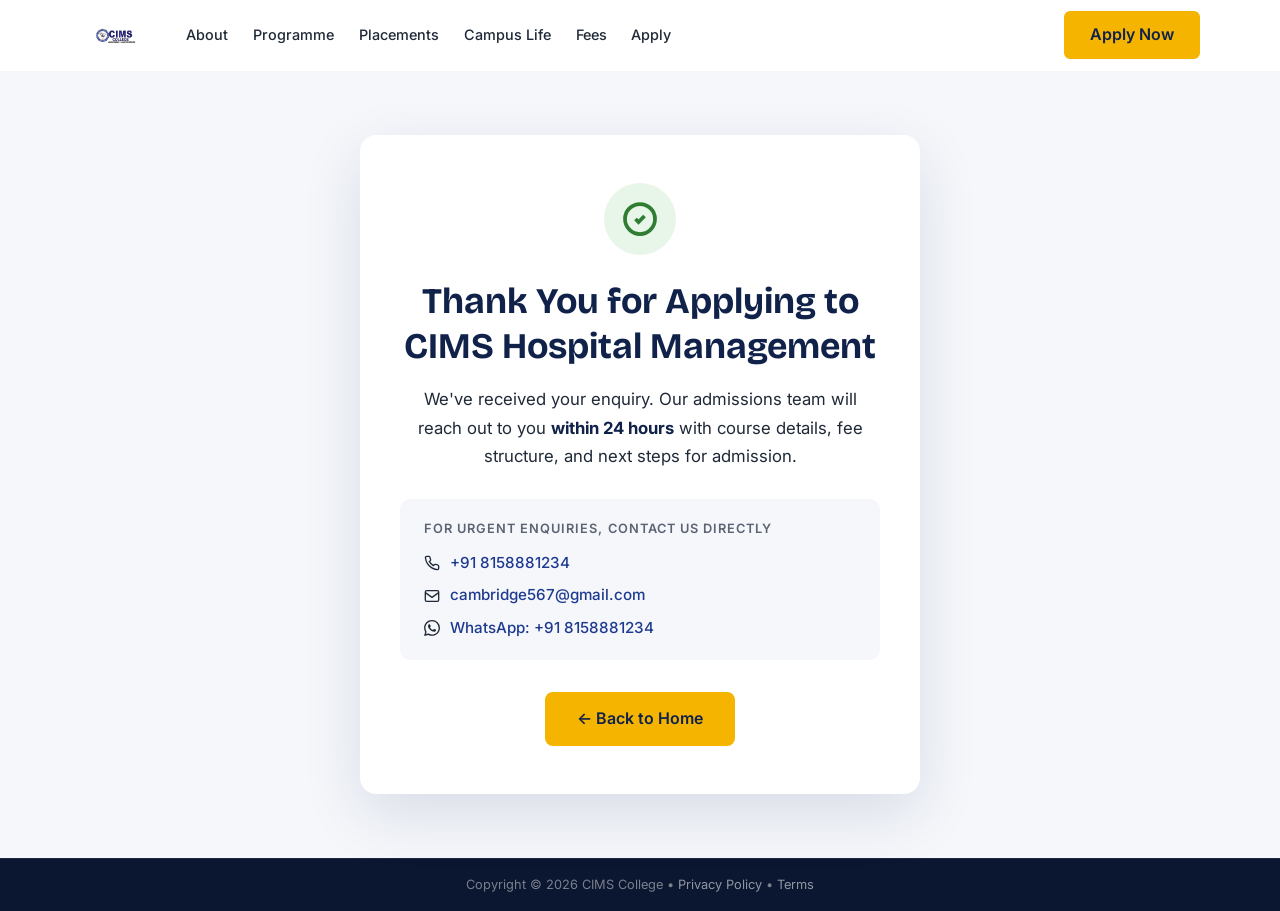
<file: thankyou.html>
<!DOCTYPE html>
<html lang="en">

<head>
  
  <!-- Event snippet for Submit lead form (2) conversion page -->
  <script>
    gtag('event', 'conversion', {
      'send_to': 'AW-11150551508/Mpu0CLKr5qscENTT_8Qp',
      'value': 1.0,
      'currency': 'INR'
    });
  </script>
  <meta charset="UTF-8">
  <meta name="viewport" content="width=device-width, initial-scale=1.0">
  <title>Thank You - CIMS Hospital Management</title>
  <meta name="description" content="Thank you for your enquiry. Our admissions team will contact you shortly.">
  <meta name="robots" content="noindex, nofollow">
  <!-- TODO: update canonical URL to final live domain -->
  <link rel="canonical" href="https://hospital-management.sbihmit.com/thankyou.html">

  <!-- Google Fonts -->
  <link rel="preconnect" href="https://fonts.googleapis.com">
  <link rel="preconnect" href="https://fonts.gstatic.com" crossorigin>
  <link
    href="https://fonts.googleapis.com/css2?family=Playfair+Display:wght@600;700;800&family=Inter:wght@400;500;600;700&family=Bricolage+Grotesque:opsz,wght@12..96,600;12..96,700;12..96,800&display=swap"
    rel="stylesheet">

  <link rel="stylesheet" href="styles.css">

  <style>
    :root {
      --sbihm-red: #1E3A8F;
      --sbihm-red-dark: #11224A;
      --sbihm-red-soft: #EAF0FB;
      --sbihm-black: #11224A;
      --sbihm-charcoal: #1F2937;
      --sbihm-gold: #F4B400;
      --sbihm-gold-light: #FAD74A;
      --sbihm-cream: #F5F7FB;
      --sbihm-paper: #FFFFFF;
      --sbihm-line: #DDE4EF;
      --sbihm-mute: #5B6473;
      --sbihm-success: #2E7D32;
      --sbihm-shadow: 0 8px 30px rgba(17, 34, 74, 0.08);
      --sbihm-shadow-lg: 0 20px 60px rgba(17, 34, 74, 0.12);
      --font-display: 'Bricolage Grotesque', 'Playfair Display', Georgia, serif;
      --font-serif: 'Playfair Display', Georgia, serif;
      --font-body: 'Inter', -apple-system, BlinkMacSystemFont, sans-serif;
    }

    *,
    *::before,
    *::after {
      box-sizing: border-box;
      margin: 0;
      padding: 0;
    }

    body {
      font-family: var(--font-body);
      color: var(--sbihm-black);
      background: var(--sbihm-paper);
      line-height: 1.6;
    }

    /* ── Thank-You Page Layout ── */
    .thankyou-page {
      min-height: calc(100vh - 120px);
      display: flex;
      align-items: center;
      justify-content: center;
      padding: 4rem 1.25rem;
      background: var(--sbihm-cream);
    }

    .thankyou-card {
      background: var(--sbihm-paper);
      border-radius: 16px;
      box-shadow: var(--sbihm-shadow-lg);
      padding: 3rem 2.5rem;
      max-width: 560px;
      width: 100%;
      text-align: center;
    }

    .thankyou-card__icon {
      width: 72px;
      height: 72px;
      background: #E8F5E9;
      border-radius: 50%;
      display: flex;
      align-items: center;
      justify-content: center;
      margin: 0 auto 1.5rem;
    }

    .thankyou-card__icon svg {
      color: var(--sbihm-success);
    }

    .thankyou-card__heading {
      font-family: var(--font-display);
      font-size: clamp(1.6rem, 3vw + 0.5rem, 2.25rem);
      font-weight: 700;
      color: var(--sbihm-black);
      line-height: 1.25;
      margin-bottom: 1rem;
    }

    .thankyou-card__body {
      font-size: 1.05rem;
      color: var(--sbihm-charcoal);
      margin-bottom: 1.75rem;
      line-height: 1.7;
    }

    .thankyou-card__body strong {
      color: var(--sbihm-black);
    }

    .thankyou-card__contact {
      background: var(--sbihm-cream);
      border-radius: 10px;
      padding: 1.25rem 1.5rem;
      margin-bottom: 2rem;
      text-align: left;
    }

    .thankyou-card__contact-title {
      font-size: 0.8rem;
      font-weight: 600;
      text-transform: uppercase;
      letter-spacing: 0.08em;
      color: var(--sbihm-mute);
      margin-bottom: 0.75rem;
    }

    .thankyou-card__contact-item {
      display: flex;
      align-items: center;
      gap: 0.625rem;
      font-size: 0.95rem;
      color: var(--sbihm-charcoal);
      margin-bottom: 0.5rem;
    }

    .thankyou-card__contact-item:last-child {
      margin-bottom: 0;
    }

    .thankyou-card__contact-link {
      color: var(--sbihm-red);
      text-decoration: none;
      font-weight: 500;
    }

    .thankyou-card__contact-link:hover {
      text-decoration: underline;
    }

    .thankyou-card__cta {
      display: inline-flex;
      align-items: center;
      gap: 0.5rem;
      background: var(--sbihm-gold);
      color: var(--sbihm-black);
      font-family: var(--font-body);
      font-size: 1rem;
      font-weight: 600;
      padding: 0.875rem 2rem;
      border-radius: 8px;
      text-decoration: none;
      transition: background 0.2s, transform 0.15s;
      border: none;
      cursor: pointer;
    }

    .thankyou-card__cta:hover {
      background: var(--sbihm-gold-light);
      transform: translateY(-1px);
    }

    @media (max-width: 480px) {
      .thankyou-card {
        padding: 2rem 1.25rem;
      }

      .thankyou-card__cta {
        width: 100%;
        justify-content: center;
      }
    }
  </style>
</head>

<body>

  <!-- Google Tag Manager (noscript) -->
  <noscript><iframe src="https://www.googletagmanager.com/ns.html?id=GTM-P2X9CBQM" height="0" width="0"
      style="display:none;visibility:hidden"></iframe></noscript>
  <!-- End Google Tag Manager (noscript) -->

  <!-- ===== SITE HEADER ===== -->
  <header class="site-header" id="site-header" role="banner">
    <div class="site-header__inner">
      <a href="index.html" class="site-header__logo" aria-label="CIMS College Home">
        <img src="assets/images/CIMS_logo.jpeg"
          alt="CIMS College — Cambridge Institute of Management Studies, West Bengal" width="200" height="52"
          loading="eager">
      </a>
      <nav class="site-nav" id="site-nav" aria-label="Main navigation">
        <ul class="site-nav__list" role="list">
          <li><a href="index.html#about" class="site-nav__link">About</a></li>
          <li><a href="index.html#programme" class="site-nav__link">Programme</a></li>
          <li><a href="index.html#placements" class="site-nav__link">Placements</a></li>
          <li><a href="index.html#campus" class="site-nav__link">Campus Life</a></li>
          <li><a href="index.html#fees" class="site-nav__link">Fees</a></li>
          <li><a href="index.html#apply" class="site-nav__link">Apply</a></li>
        </ul>
      </nav>
      <div class="site-header__actions">
        <a href="index.html#apply" class="btn btn--gold">Apply Now</a>
      </div>
    </div>
  </header>

  <!-- ===== THANK YOU CONTENT ===== -->
  <main id="main-content">
    <section class="thankyou-page" aria-labelledby="thankyou-heading">
      <div class="thankyou-card">

        <!-- Success icon -->
        <div class="thankyou-card__icon" aria-hidden="true">
          <svg viewBox="0 0 24 24" fill="none" stroke="currentColor" stroke-width="2.5" width="36" height="36">
            <circle cx="12" cy="12" r="10" />
            <path d="M9 12l2 2 4-4" />
          </svg>
        </div>

        <h1 class="thankyou-card__heading" id="thankyou-heading">
          Thank You for Applying to CIMS Hospital Management
        </h1>

        <p class="thankyou-card__body">
          We've received your enquiry. Our admissions team will reach out to you
          <strong>within 24 hours</strong> with course details, fee structure, and next steps for admission.
        </p>

        <div class="thankyou-card__contact" role="complementary" aria-label="Contact details for urgent enquiries">
          <p class="thankyou-card__contact-title">For urgent enquiries, contact us directly</p>

          <div class="thankyou-card__contact-item">
            <svg viewBox="0 0 24 24" fill="none" stroke="currentColor" stroke-width="2" width="16" height="16"
              aria-hidden="true">
              <path
                d="M22 16.92v3a2 2 0 01-2.18 2 19.79 19.79 0 01-8.63-3.07 19.5 19.5 0 01-6-6 19.79 19.79 0 01-3.07-8.67A2 2 0 014.11 2h3a2 2 0 012 1.72c.127.96.361 1.903.7 2.81a2 2 0 01-.45 2.11L8.09 9.91a16 16 0 006 6l1.27-1.27a2 2 0 012.11-.45c.907.339 1.85.573 2.81.7A2 2 0 0122 16.92z" />
            </svg>
            <a href="tel:+918158881234" class="thankyou-card__contact-link">+91 8158881234</a>
          </div>

          <div class="thankyou-card__contact-item">
            <svg viewBox="0 0 24 24" fill="none" stroke="currentColor" stroke-width="2" width="16" height="16"
              aria-hidden="true">
              <rect x="2" y="4" width="20" height="16" rx="2" />
              <path d="M22 7l-10 7L2 7" />
            </svg>
            <a href="mailto:cambridge567@gmail.com" class="thankyou-card__contact-link">cambridge567@gmail.com</a>
          </div>

          <div class="thankyou-card__contact-item">
            <svg viewBox="0 0 24 24" fill="currentColor" width="16" height="16" aria-hidden="true">
              <path
                d="M17.472 14.382c-.297-.149-1.758-.867-2.03-.967-.273-.099-.471-.148-.67.15-.197.297-.767.966-.94 1.164-.173.199-.347.223-.644.075-.297-.15-1.255-.463-2.39-1.475-.883-.788-1.48-1.761-1.653-2.059-.173-.297-.018-.458.13-.606.134-.133.298-.347.446-.52.149-.174.198-.298.298-.497.099-.198.05-.371-.025-.52-.075-.149-.669-1.612-.916-2.207-.242-.579-.487-.5-.669-.51-.173-.008-.371-.01-.57-.01-.198 0-.52.074-.792.372-.272.297-1.04 1.016-1.04 2.479 0 1.462 1.065 2.875 1.213 3.074.149.198 2.096 3.2 5.077 4.487.709.306 1.262.489 1.694.625.712.227 1.36.195 1.871.118.571-.085 1.758-.719 2.006-1.413.248-.694.248-1.289.173-1.413-.074-.124-.272-.198-.57-.347m-5.421 7.403h-.004a9.87 9.87 0 01-5.031-1.378l-.361-.214-3.741.982.998-3.648-.235-.374a9.86 9.86 0 01-1.51-5.26c.001-5.45 4.436-9.884 9.888-9.884 2.64 0 5.122 1.03 6.988 2.898a9.825 9.825 0 012.893 6.994c-.003 5.45-4.437 9.884-9.885 9.884m8.413-18.297A11.815 11.815 0 0012.05 0C5.495 0 .16 5.335.157 11.892c0 2.096.547 4.142 1.588 5.945L.057 24l6.305-1.654a11.882 11.882 0 005.683 1.448h.005c6.554 0 11.89-5.335 11.893-11.893a11.821 11.821 0 00-3.48-8.413z" />
            </svg>
            <a href="https://wa.me/918158881234" class="thankyou-card__contact-link" target="_blank"
              rel="noopener noreferrer">WhatsApp: +91 8158881234</a>
          </div>
        </div>

        <a href="index.html" class="thankyou-card__cta">
          ← Back to Home
        </a>

      </div>
    </section>
  </main>

  <!-- ===== FOOTER ===== -->
  <footer class="site-footer" role="contentinfo">
    <div class="site-footer__sub">
      <div class="container">
        <p class="site-footer__sub-text">
          Copyright &copy; 2026 CIMS College &bull;
          <a href="index.html" class="site-footer__sub-link">Privacy Policy</a> &bull;
          <a href="index.html" class="site-footer__sub-link">Terms</a>
        </p>
      </div>
    </div>
  </footer>

  <script src="script.js" defer></script>
</body>

</html>
</file>
<file: styles.css>
/* ==========================================================================
   CIMS College — Cambridge Institute of Management Studies
   Hospital Management Landing Page — styles.css
   Plan D Media | 2026
   Mobile-first. CSS custom properties. No frameworks.
   Sections:
   1. Reset & Base
   2. Layout Utilities
   3. Typography
   4. Buttons
   5. Utility Bar
   6. Header & Navigation
   7. Mobile Drawer
   8. Side CTA & Mobile Bottom Bar
   9. Call Now FAB
  10. Hero
  11. Stats Strip
  12. USP Cards (Why CIMS)
  13. Programme Section
  14. Career Outcomes
  15. Partners Logo Wall
  16. Campus Bento Grid
  17. Testimonials Carousel
  18. Benefits Section
  19. Admission Steps
  20. FAQ Accordion
  21. Apply / Lead Form Section
  22. CTA Banner
  23. Footer
  24. Modals
  25. Scroll-to-top
  26. Animations & Motion
   ========================================================================== */

/* ─── 1. Reset & Base ─────────────────────────────────────────────────────── */

*,
*::before,
*::after {
  box-sizing: border-box;
  margin: 0;
  padding: 0;
}

html {
  scroll-behavior: smooth;
  font-size: 16px;
  -webkit-text-size-adjust: 100%;
}

body {
  font-family: var(--font-body);
  color: var(--sbihm-black);
  background: var(--sbihm-paper);
  line-height: 1.6;
  overflow-x: hidden;
}

img,
picture,
video,
canvas,
svg {
  display: block;
  max-width: 100%;
}

input,
button,
textarea,
select {
  font: inherit;
}

p,
h1,
h2,
h3,
h4,
h5,
h6 {
  overflow-wrap: break-word;
}

ul,
ol {
  list-style: none;
}

a {
  color: inherit;
  text-decoration: none;
}

button {
  cursor: pointer;
  border: none;
  background: none;
}

.skip-link {
  position: absolute;
  top: -100px;
  left: 1rem;
  padding: 0.5rem 1rem;
  background: var(--sbihm-gold);
  color: var(--sbihm-black);
  font-weight: 600;
  border-radius: 0 0 4px 4px;
  z-index: 1000;
  transition: top 0.2s;
}

.skip-link:focus {
  top: 0;
}

/* ─── 2. Layout Utilities ─────────────────────────────────────────────────── */

.container {
  width: 100%;
  max-width: 1200px;
  margin-inline: auto;
  padding-inline: clamp(1rem, 4vw, 2.5rem);
}

.container--narrow {
  max-width: 800px;
}

.section {
  padding-block: clamp(3rem, 6vw, 6rem);
}

.section--cream {
  background: var(--sbihm-cream);
}

.section__header {
  text-align: center;
  max-width: 760px;
  margin-inline: auto;
  margin-bottom: clamp(2rem, 4vw, 3.5rem);
}

.section__title {
  font-family: var(--font-display);
  font-size: var(--fs-h2);
  font-weight: 800;
  line-height: 1.1;
  color: var(--sbihm-black);
  margin-bottom: 0.75rem;
}

.section__subtitle {
  font-size: var(--fs-lead);
  color: var(--sbihm-charcoal);
  line-height: 1.6;
}

.text-red {
  color: var(--sbihm-red);
}

.text-gold {
  color: var(--sbihm-gold);
}

/* ─── 3. Typography ───────────────────────────────────────────────────────── */

.icon {
  flex-shrink: 0;
}

.icon--sm {
  width: 16px;
  height: 16px;
}

/* ─── 4. Buttons ──────────────────────────────────────────────────────────── */

.btn {
  display: inline-flex;
  align-items: center;
  justify-content: center;
  gap: 0.4em;
  padding: 0.75rem 1.5rem;
  font-family: var(--font-body);
  font-size: 1rem;
  font-weight: 600;
  line-height: 1.2;
  border-radius: 6px;
  transition:
    background 0.18s ease,
    color 0.18s ease,
    transform 0.12s ease,
    box-shadow 0.18s ease;
  cursor: pointer;
  text-align: center;
  min-height: 44px;
  border: 2px solid transparent;
}

.btn:focus-visible {
  outline: 3px solid var(--sbihm-gold);
  outline-offset: 3px;
}

.btn--gold {
  background: var(--sbihm-gold);
  color: var(--sbihm-black);
  border-color: var(--sbihm-gold);
}

.btn--gold:hover {
  background: #d4a000;
  border-color: #d4a000;
  transform: translateY(-1px);
  box-shadow: 0 6px 20px rgba(244, 180, 0, 0.35);
}

.btn--gold:active {
  transform: translateY(0);
}

/* Primary CTA — CIMS royal blue */
.btn--primary {
  background: #1E3A8F;
  color: white;
  border-color: #1E3A8F;
}

.btn--primary:hover {
  background: #11224A;
  border-color: #11224A;
  transform: translateY(-1px);
  box-shadow: 0 6px 20px rgba(30, 58, 143, 0.35);
}

.btn--primary:active {
  transform: translateY(0);
}

.btn--outline-white {
  background: transparent;
  color: white;
  border-color: rgba(255, 255, 255, 0.7);
}

.btn--outline-white:hover {
  background: rgba(255, 255, 255, 0.1);
  border-color: white;
}

.btn--outline-red {
  background: transparent;
  color: var(--sbihm-red);
  border-color: var(--sbihm-red);
}

.btn--outline-red:hover {
  background: var(--sbihm-red-soft);
}

.btn--text {
  background: transparent;
  color: var(--sbihm-charcoal);
  padding: 0.5rem 0.75rem;
  font-weight: 500;
  border: none;
}

.btn--text:hover {
  color: var(--sbihm-red);
}

.btn--whatsapp {
  background: #25d366;
  color: white;
  border-color: #25d366;
}

.btn--whatsapp:hover {
  background: #1da851;
  border-color: #1da851;
  transform: translateY(-1px);
}

.btn--large {
  padding: 0.9rem 2rem;
  font-size: 1.05rem;
}

.btn--full {
  width: 100%;
}

.btn--submit {
  padding: 1rem;
  font-size: 1.05rem;
  font-weight: 700;
  letter-spacing: 0.01em;
}

/* ─── 5. Utility Bar ──────────────────────────────────────────────────────── */

.utility-bar {
  background: var(--sbihm-black);
  color: white;
  font-size: var(--fs-small);
  height: 35px;
  display: flex;
  align-items: center;
}

.utility-bar__inner {
  width: 100%;
  max-width: 1200px;
  margin-inline: auto;
  padding-inline: clamp(1rem, 4vw, 2.5rem);
  display: flex;
  flex-wrap: wrap;
  align-items: center;
  justify-content: space-between;
  gap: 1rem;
}

.utility-bar__announce {
  display: none;
  align-items: center;
  gap: 0.4rem;
  font-weight: 500;
}

.utility-bar__contact {
  display: flex;
  align-items: center;
  gap: 1rem;
  margin-inline: auto;
}

.utility-bar__link {
  display: inline-flex;
  align-items: center;
  gap: 0.35rem;
  color: rgba(255, 255, 255, 0.85);
  font-weight: 500;
  transition: color 0.15s;
}

.utility-bar__link:hover {
  color: var(--sbihm-gold);
}

.utility-bar__whatsapp {
  color: #4ade80;
}

.utility-bar__whatsapp:hover {
  color: #22c55e;
}

@media (min-width: 768px) {
  .utility-bar__announce {
    display: inline-flex;
  }

  .utility-bar__contact {
    margin-inline: 0;
  }
}

/* ─── 6. Header & Navigation ──────────────────────────────────────────────── */

.site-header {
  position: sticky;
  top: 0;
  z-index: 900;
  background: var(--sbihm-paper);
  border-bottom: 1px solid transparent;
  transition:
    border-color 0.2s,
    box-shadow 0.2s;
}

.site-header.scrolled {
  border-bottom-color: var(--sbihm-line);
  box-shadow: var(--sbihm-shadow);
}

.site-header__inner {
  max-width: 1200px;
  margin-inline: auto;
  padding-inline: clamp(1rem, 4vw, 2.5rem);
  height: 70px;
  display: flex;
  align-items: center;
  gap: 1.5rem;
}

.site-header__logo img {
  height: 60px;
  width: auto;
}

.site-nav {
  display: none;
  flex: 1;
}

.site-nav__list {
  display: flex;
  align-items: center;
  gap: 0.25rem;
}

.site-nav__link {
  padding: 0.4rem 0.65rem;
  font-size: 0.9rem;
  font-weight: 500;
  color: var(--sbihm-charcoal);
  border-radius: 4px;
  transition:
    color 0.15s,
    background 0.15s;
  white-space: nowrap;
}

.site-nav__link:hover,
.site-nav__link[aria-current="page"] {
  color: var(--sbihm-red);
  background: var(--sbihm-red-soft);
}

.site-nav__link:focus-visible {
  outline: 2px solid var(--sbihm-gold);
  outline-offset: 2px;
}

.site-header__actions {
  display: none;
  align-items: center;
  gap: 0.5rem;
  margin-left: auto;
}

.hamburger {
  display: flex;
  flex-direction: column;
  justify-content: space-between;
  width: 44px;
  height: 44px;
  padding: 12px 8px;
  margin-left: auto;
  cursor: pointer;
  background: none;
  border: none;
}

.hamburger:focus-visible {
  outline: 2px solid var(--sbihm-gold);
  outline-offset: 4px;
  border-radius: 2px;
}

.hamburger__bar {
  display: block;
  width: 100%;
  height: 2px;
  background: var(--sbihm-black);
  border-radius: 2px;
  transition:
    transform 0.2s,
    opacity 0.2s;
}

.hamburger[aria-expanded="true"] .hamburger__bar:nth-child(1) {
  transform: translateY(9px) rotate(45deg);
}

.hamburger[aria-expanded="true"] .hamburger__bar:nth-child(2) {
  opacity: 0;
}

.hamburger[aria-expanded="true"] .hamburger__bar:nth-child(3) {
  transform: translateY(-9px) rotate(-45deg);
}

@media (min-width: 1024px) {
  .site-header__logo img {
    height: 72px;
  }

  .site-nav {
    display: flex;
  }

  .site-header__actions {
    display: flex;
  }

  .hamburger {
    display: none;
  }
}

/* ─── 7. Mobile Drawer ────────────────────────────────────────────────────── */

.mobile-drawer {
  position: fixed;
  inset: 0;
  z-index: 950;
  display: flex;
  pointer-events: none;
  visibility: hidden;
}

.mobile-drawer[aria-hidden="false"] {
  pointer-events: auto;
  visibility: visible;
}

.mobile-drawer__backdrop {
  position: absolute;
  inset: 0;
  background: rgba(26, 26, 26, 0.55);
  opacity: 0;
  transition: opacity 0.25s;
}

.mobile-drawer[aria-hidden="false"] .mobile-drawer__backdrop {
  opacity: 1;
}

.mobile-drawer__panel {
  position: relative;
  background: var(--sbihm-paper);
  width: min(320px, 90vw);
  height: 100%;
  margin-left: auto;
  padding: 2rem 1.5rem;
  display: flex;
  flex-direction: column;
  gap: 2rem;
  transform: translateX(100%);
  transition: transform 0.28s cubic-bezier(0.4, 0, 0.2, 1);
  overflow-y: auto;
}

.mobile-drawer[aria-hidden="false"] .mobile-drawer__panel {
  transform: translateX(0);
}

.mobile-drawer__close {
  position: absolute;
  top: 1rem;
  right: 1rem;
  width: 44px;
  height: 44px;
  display: flex;
  align-items: center;
  justify-content: center;
  border-radius: 50%;
  color: var(--sbihm-charcoal);
  transition: background 0.15s;
}

.mobile-drawer__close:hover {
  background: var(--sbihm-line);
}

.mobile-drawer__close:focus-visible {
  outline: 2px solid var(--sbihm-gold);
}

.mobile-drawer__list {
  display: flex;
  flex-direction: column;
  margin-top: 2rem;
}

.mobile-drawer__link {
  display: block;
  padding: 0.85rem 0;
  font-size: 1.1rem;
  font-weight: 600;
  color: var(--sbihm-black);
  border-bottom: 1px solid var(--sbihm-line);
  transition: color 0.15s;
}

.mobile-drawer__link:hover {
  color: var(--sbihm-red);
}

.mobile-drawer__ctas {
  display: flex;
  flex-direction: column;
  gap: 0.75rem;
  margin-top: auto;
}

/* ─── 8. Side CTA & Mobile Bottom Bar ────────────────────────────────────── */

.side-cta {
  display: none;
  position: fixed;
  right: 0;
  top: 50%;
  transform: translateY(-50%);
  z-index: 800;
  background: var(--sbihm-red);
  color: white;
  font-size: 0.8rem;
  font-weight: 700;
  letter-spacing: 0.05em;
  text-transform: uppercase;
  padding: 0.75rem 0.5rem;
  border-radius: 6px 0 0 6px;
  writing-mode: vertical-rl;
  text-orientation: mixed;
  transform: translateY(-50%) rotate(180deg);
  transition:
    background 0.18s,
    right 0.15s;
  box-shadow: -2px 4px 12px rgba(0, 0, 0, 0.2);
}

/* Undo the rotate for the translateY positioning */
.side-cta {
  transform-origin: right center;
  right: 0;
  top: 50%;
  transform: translateY(-50%);
}

.side-cta span {
  display: block;
  writing-mode: vertical-lr;
  transform: rotate(180deg);
}

.side-cta:hover {
  background: var(--sbihm-red-dark);
}

.side-cta:focus-visible {
  outline: 3px solid var(--sbihm-gold);
  outline-offset: 3px;
}

@media (min-width: 768px) {
  .side-cta {
    display: flex;
    align-items: center;
    justify-content: center;
  }
}

.mobile-bottom-cta {
  display: block;
  position: fixed;
  bottom: 0;
  left: 0;
  right: 0;
  z-index: 800;
  background: var(--sbihm-gold);
}

.mobile-bottom-cta__link {
  display: block;
  width: 100%;
  text-align: center;
  padding: 0.9rem 1rem;
  font-weight: 700;
  font-size: 1rem;
  color: var(--sbihm-black);
  min-height: 54px;
  display: flex;
  align-items: center;
  justify-content: center;
}

.mobile-bottom-cta__link:focus-visible {
  outline: 3px solid var(--sbihm-black);
  outline-offset: -3px;
}

@media (min-width: 768px) {
  .mobile-bottom-cta {
    display: none;
  }
}

/* ─── 9. Call Now FAB ─────────────────────────────────────────────────────── */

.call-fab {
  position: fixed;
  bottom: 80px;
  right: 1.25rem;
  z-index: 800;
  width: 60px;
  height: 60px;
  border-radius: 50%;
  background: #1E3A8F;
  display: flex;
  align-items: center;
  justify-content: center;
  box-shadow: 0 4px 16px rgba(30, 58, 143, 0.45);
  transition:
    transform 0.2s,
    box-shadow 0.2s;
  animation: call-bounce 5s ease-in-out infinite;
}

.call-fab:hover {
  transform: scale(1.08);
  box-shadow: 0 6px 24px rgba(30, 58, 143, 0.55);
  animation-play-state: paused;
}

.call-fab:focus-visible {
  outline: 3px solid var(--sbihm-gold);
  outline-offset: 4px;
}

.call-fab__icon {
  width: 32px;
  height: 32px;
  flex-shrink: 0;
}

.call-fab__tooltip {
  position: absolute;
  right: calc(100% + 12px);
  top: 50%;
  transform: translateY(-50%);
  background: var(--sbihm-black);
  color: white;
  font-size: 0.8rem;
  font-weight: 500;
  white-space: nowrap;
  padding: 0.4rem 0.75rem;
  border-radius: 4px;
  pointer-events: none;
  opacity: 0;
  transition: opacity 0.2s;
}

.call-fab__tooltip::after {
  content: "";
  position: absolute;
  left: 100%;
  top: 50%;
  transform: translateY(-50%);
  border: 5px solid transparent;
  border-left-color: var(--sbihm-black);
}

.call-fab:hover .call-fab__tooltip {
  opacity: 1;
}

@media (min-width: 768px) {
  .call-fab {
    bottom: 2rem;
  }
}

/* ─── 10. Hero ────────────────────────────────────────────────────────────── */

.hero {
  position: relative;
  padding-block: clamp(6.5rem, 3vw, 2.5rem);
  padding-bottom: 1 rem;
  background: var(--sbihm-black);
}

.hero::before {
  content: "";
  position: absolute;
  top: 0;
  left: 0;
  right: 0;
  bottom: 0;
  background-size: cover;
  background-position: center;
  background-image: url("assets/campus/Campus1.jpeg");
  animation: heroSlideShow 24s infinite;
  z-index: 0;
}

@keyframes heroSlideShow {
  0% {
    background-image: url("assets/campus/Campus1.jpeg");
  }

  33.33% {
    background-image: url("assets/campus/Campus1.jpeg");
  }

  33.34% {
    background-image: url("assets/campus/Campus4.jpeg");
  }

  100% {
    background-image: url("assets/campus/Campus4.jpeg");
  }
}

.hero::after {
  content: "";
  position: absolute;
  top: 0;
  left: 0;
  right: 0;
  bottom: 0;
  background: linear-gradient(
    135deg,
    rgba(17, 34, 74, 0.82) 0%,
    rgba(17, 34, 74, 0.70) 100%
  );
  z-index: 1;
}

.hero__inner {
  max-width: 1200px;
  margin-inline: auto;
  padding-inline: clamp(1rem, 4vw, 2.5rem);
  display: flex;
  flex-direction: column;
  gap: 3rem;
  align-items: flex-start;
  position: relative;
  z-index: 2;
}

.hero__content {
  flex: 1;
  color: white;
  max-width: 550px;
  position: relative;
  z-index: 3;
}

.hero__pre-headline {
  display: inline-flex;
  align-items: center;
  gap: 0.5rem;
  font-size: 0.65rem;
  font-weight: 700;
  letter-spacing: 0.12em;
  text-transform: uppercase;
  color: var(--sbihm-gold);
  margin-bottom: 0.75rem;
  background: rgba(255, 255, 255, 0.08);
  padding: 0.28rem 0.6rem;
  border-radius: 999px;
  border: 1px solid rgba(212, 160, 23, 0.4);
}

.hero__headline {
  font-family: var(--font-display);
  font-size: clamp(1.8rem, 3.5vw + 0.8rem, 3rem);
  font-weight: 800;
  line-height: 1.06;
  color: white;
  margin-bottom: 0.85rem;
}

.hero__sub {
  font-size: clamp(0.85rem, 0.3vw + 0.8rem, 0.95rem);
  line-height: 1.6;
  color: rgba(255, 255, 255, 0.9);
  margin-bottom: 1rem;
  max-width: 58ch;
}

.hero__badges {
  display: flex;
  flex-wrap: wrap;
  gap: 0.4rem;
  margin-bottom: 1.25rem;
}

.hero__badge {
  font-size: 0.68rem;
  font-weight: 700;
  letter-spacing: 0.06em;
  color: white;
  background: rgba(255, 255, 255, 0.15);
  border: 1px solid rgba(255, 255, 255, 0.35);
  padding: 0.24rem 0.55rem;
  border-radius: 4px;
}

.hero__ctas {
  display: flex;
  flex-wrap: wrap;
  gap: 0.6rem;
  margin-bottom: 0.75rem;
}

.hero__trust-micro {
  display: flex;
  flex-wrap: wrap;
  gap: 0.75rem;
  font-size: 0.75rem;
  color: rgba(255, 255, 255, 0.8);
  font-weight: 500;
}

.hero__visual {
  position: relative;
  width: min(100%, 380px);
  z-index: 3;
  margin-top: 1rem;
}

.hero__image-wrap {
  position: relative;
  display: inline-block;
  width: 100%;
  max-width: 480px;
}

.hero__image {
  width: 100%;
  height: auto;
  display: block;
  border-radius: 12px 12px 0 0;
  object-fit: cover;
  object-position: top center;
  aspect-ratio: 4/5;

  /* Placeholder gradient while image loads */
  background: linear-gradient(
    160deg,
    rgba(255, 255, 255, 0.1) 0%,
    rgba(255, 255, 255, 0.05) 100%
  );
}

.hero__rating-card {
  position: absolute;
  top: 1.5rem;
  right: -0.5rem;
  background: white;
  border-radius: 10px;
  padding: 0.85rem 1rem;
  box-shadow: var(--sbihm-shadow-lg);
  min-width: 160px;
  text-align: center;
}

.hero__rating-stars {
  color: var(--sbihm-gold);
  font-size: 0.9rem;
  letter-spacing: 0.05em;
  margin-bottom: 0.15rem;
}

.hero__rating-score {
  font-family: var(--font-display);
  font-size: 1.75rem;
  font-weight: 800;
  color: var(--sbihm-black);
  line-height: 1;
}

.hero__rating-max {
  font-size: 1rem;
  color: var(--sbihm-mute);
  font-weight: 500;
}

.hero__rating-label {
  font-size: 0.72rem;
  color: var(--sbihm-mute);
  margin-top: 0.25rem;
  line-height: 1.35;
}

.hero__rating-logos {
  display: flex;
  align-items: center;
  justify-content: center;
  gap: 0.5rem;
  margin-top: 0.4rem;
  color: var(--sbihm-mute);
}

@media (min-width: 768px) {
  .hero__inner {
    flex-direction: row;
    align-items: center;
    justify-content: space-between;
    gap: 3rem;
    max-width: none;
    padding-inline-end: 0;
  }

  .hero__content {
    padding-top: 0;
  }

  .hero__visual {
    width: auto;
    flex-shrink: 0;
    margin-top: 0;
    margin-left: auto;
    display: flex;
    justify-content: flex-end;
    padding-right: clamp(1rem, 2vw, 2rem);
  }

  .hero__image-wrap {
    max-width: 100%;
  }

  .hero__rating-card {
    right: -1rem;
  }
}

@media (max-width: 767px) {
  /* Stacked layout on small screens is now the default, but keeping this block in case other mobile tweaks are needed */
  .hero__content {
    padding-top: 0.5rem;
  }

  .hero__visual {
    margin-top: 1rem;
    padding-right: 0;
    width: 100%;
  }

  .hero-form {
    width: 100%;
    max-width: 100%;
  }
}

@media (min-width: 1024px) {
  .hero__visual {
    width: 42%;
  }
}

/* ─── 10b. Hero Enquiry Form ─────────────────────────────────────────────── */

.hero__image-wrap {
  max-width: 100%;
}

.hero-form {
  background: rgba(255, 255, 255, 0.07);
  backdrop-filter: blur(18px);
  -webkit-backdrop-filter: blur(18px);
  border: 1px solid rgba(255, 255, 255, 0.18);
  border-radius: 14px;
  padding: 0;
  overflow: hidden;
  box-shadow:
    0 8px 32px rgba(0, 0, 0, 0.18),
    0 0 0 1px rgba(255, 255, 255, 0.06) inset;
  animation: heroFormSlideIn 0.7s cubic-bezier(0.22, 1, 0.36, 1) forwards;
  opacity: 0;
  transform: translateY(20px);
  max-width: 480px;
  width: 100%;
}

@keyframes heroFormSlideIn {
  to {
    opacity: 1;
    transform: translateY(0);
  }
}

/* Header */
.hero-form__header {
  background: rgba(255, 255, 255, 0.1);
  padding: 0.75rem 1rem;
  border-bottom: 1px solid rgba(255, 255, 255, 0.12);
}

.hero-form__badge-strip {
  display: inline-flex;
  align-items: center;
  gap: 0.45rem;
  font-size: 0.6rem;
  font-weight: 700;
  letter-spacing: 0.1em;
  text-transform: uppercase;
  color: var(--sbihm-gold-light);
  margin-bottom: 0.35rem;
}

.hero-form__live-dot {
  width: 8px;
  height: 8px;
  border-radius: 50%;
  background: #4ade80;
  display: inline-block;
  animation: livePulse 2s ease-in-out infinite;
  flex-shrink: 0;
}

@keyframes livePulse {
  0%,
  100% {
    opacity: 1;
    box-shadow: 0 0 0 0 rgba(74, 222, 128, 0.5);
  }

  50% {
    opacity: 0.7;
    box-shadow: 0 0 0 6px rgba(74, 222, 128, 0);
  }
}

.hero-form__title {
  font-family: var(--font-display);
  font-size: clamp(1rem, 1.2vw + 0.5rem, 1.2rem);
  font-weight: 800;
  color: white;
  line-height: 1.15;
  margin-bottom: 0.2rem;
}

.hero-form__subtitle {
  font-size: 0.72rem;
  color: rgba(255, 255, 255, 0.7);
  line-height: 1.4;
}

/* Form Body */
.hero-form__body {
  padding: 0.75rem 1rem 1rem;
  display: flex;
  flex-direction: column;
  gap: 0.5rem;
}

/* Field Groups */
.hero-form__group {
  display: flex;
  flex-direction: column;
  gap: 0.3rem;
}

.hero-form__label {
  font-size: 0.68rem;
  font-weight: 600;
  color: rgba(255, 255, 255, 0.85);
  letter-spacing: 0.02em;
}

.hero-form__req {
  color: var(--sbihm-gold);
  font-weight: 700;
}

/* Input Wrap */
.hero-form__input-wrap {
  position: relative;
  display: flex;
  align-items: center;
}

.hero-form__field-icon {
  position: absolute;
  left: 0.85rem;
  color: rgba(255, 255, 255, 0.45);
  pointer-events: none;
  z-index: 1;
  flex-shrink: 0;
  transition: color 0.2s;
}

.hero-form__input-wrap:focus-within .hero-form__field-icon {
  color: var(--sbihm-gold);
}

/* Inputs */
.hero-form__input {
  width: 100%;
  padding: 0.42rem 0.6rem 0.42rem 2.2rem;
  font-family: var(--font-body);
  font-size: 0.82rem;
  font-weight: 500;
  color: white;
  background: rgba(255, 255, 255, 0.08);
  border: 1.5px solid rgba(255, 255, 255, 0.18);
  border-radius: 8px;
  outline: none;
  transition:
    border-color 0.2s,
    background 0.2s,
    box-shadow 0.2s;
  min-height: 44px;
}

.hero-form__input::placeholder {
  color: rgba(255, 255, 255, 0.35);
  font-weight: 400;
}

.hero-form__input:hover {
  border-color: rgba(255, 255, 255, 0.3);
  background: rgba(255, 255, 255, 0.1);
}

.hero-form__input:focus {
  border-color: var(--sbihm-gold);
  background: rgba(255, 255, 255, 0.12);
  box-shadow: 0 0 0 3px rgba(244, 180, 0, 0.18);
}

/* Phone specific */
.hero-form__input-wrap--phone {
  position: relative;
}

.hero-form__phone-prefix {
  position: absolute;
  left: 0;
  top: 0;
  bottom: 0;
  display: flex;
  align-items: center;
  gap: 0.35rem;
  padding: 0 0.75rem;
  font-size: 0.85rem;
  font-weight: 600;
  color: rgba(255, 255, 255, 0.7);
  border-right: 1.5px solid rgba(255, 255, 255, 0.15);
  z-index: 1;
  pointer-events: none;
}

.hero-form__phone-prefix .hero-form__field-icon {
  position: static;
  color: rgba(255, 255, 255, 0.45);
}

.hero-form__input--phone {
  padding-left: 5.5rem;
}

/* Select styling */
.hero-form__select {
  appearance: none;
  -webkit-appearance: none;
  cursor: pointer;
}

.hero-form__select option {
  background: var(--sbihm-black);
  color: white;
  padding: 0.5rem;
}

.hero-form__select optgroup {
  background: #2a2a2a;
  color: rgba(255, 255, 255, 0.6);
  font-weight: 700;
  font-size: 0.8rem;
}

.hero-form__input-wrap--select {
  position: relative;
}

.hero-form__select-arrow {
  position: absolute;
  right: 0.85rem;
  color: rgba(255, 255, 255, 0.45);
  pointer-events: none;
  transition:
    transform 0.2s,
    color 0.2s;
}

.hero-form__input-wrap--select:focus-within .hero-form__select-arrow {
  color: var(--sbihm-gold);
  transform: rotate(180deg);
}

/* Checkbox Group */
.hero-form__checkbox-group {
  display: flex;
  flex-wrap: wrap;
  gap: 0.5rem;
}

.hero-form__checkbox {
  position: absolute;
  opacity: 0;
  width: 0;
  height: 0;
  pointer-events: none;
}

.hero-form__checkbox-label {
  display: inline-flex;
  align-items: center;
  gap: 0.5rem;
  cursor: pointer;
  font-size: 0.85rem;
  font-weight: 500;
  color: rgba(255, 255, 255, 0.85);
  padding: 0.55rem 0.85rem;
  background: rgba(255, 255, 255, 0.06);
  border: 1.5px solid rgba(255, 255, 255, 0.15);
  border-radius: 8px;
  transition:
    border-color 0.2s,
    background 0.2s,
    box-shadow 0.2s;
  user-select: none;
}

.hero-form__checkbox-label:hover {
  border-color: rgba(255, 255, 255, 0.3);
  background: rgba(255, 255, 255, 0.1);
}

.hero-form__checkbox-custom {
  width: 18px;
  height: 18px;
  border: 2px solid rgba(255, 255, 255, 0.35);
  border-radius: 4px;
  flex-shrink: 0;
  position: relative;
  transition:
    border-color 0.2s,
    background 0.2s;
}

.hero-form__checkbox-custom::after {
  content: "";
  position: absolute;
  inset: 2px;
  border-radius: 2px;
  background: var(--sbihm-gold);
  opacity: 0;
  transform: scale(0.3);
  transition:
    opacity 0.2s,
    transform 0.2s;
}

.hero-form__checkbox:checked ~ .hero-form__checkbox-custom {
  border-color: var(--sbihm-gold);
  background: rgba(212, 160, 23, 0.1);
}

.hero-form__checkbox:checked ~ .hero-form__checkbox-custom::after {
  opacity: 1;
  transform: scale(1);
}

.hero-form__checkbox:checked ~ span:last-child {
  color: white;
}

.hero-form__checkbox:focus-visible ~ .hero-form__checkbox-custom {
  outline: 2px solid var(--sbihm-gold);
  outline-offset: 2px;
}

/* When the parent label is for a checked checkbox, highlight the whole label */
.hero-form__checkbox:checked + .hero-form__checkbox-custom {
  border-color: var(--sbihm-gold);
  background: rgba(212, 160, 23, 0.1);
}

.hero-form__checkbox:checked + .hero-form__checkbox-custom::after {
  opacity: 1;
  transform: scale(1);
}

/* WhatsApp checkbox special styles */
.hero-form__checkbox-label--whatsapp {
  background: rgba(37, 211, 102, 0.08);
  border-color: rgba(37, 211, 102, 0.25);
  padding: 0.65rem 0.85rem;
  border-radius: 8px;
}

.hero-form__checkbox-label--whatsapp:hover {
  background: rgba(37, 211, 102, 0.14);
  border-color: rgba(37, 211, 102, 0.4);
}

.hero-form__checkbox-custom--whatsapp {
  border-color: rgba(37, 211, 102, 0.5);
}

.hero-form__checkbox:checked ~ .hero-form__checkbox-custom--whatsapp {
  border-color: #25d366;
  background: rgba(37, 211, 102, 0.15);
}

.hero-form__checkbox:checked ~ .hero-form__checkbox-custom--whatsapp::after {
  background: #25d366;
}

.hero-form__whatsapp-text {
  display: inline-flex;
  align-items: center;
  gap: 0.35rem;
  font-size: 0.82rem;
  color: rgba(255, 255, 255, 0.8);
}

.hero-form__whatsapp-text svg {
  flex-shrink: 0;
  display: inline-block;
}

/* Error States */
.hero-form__error {
  font-size: 0.72rem;
  font-weight: 500;
  color: #fca5a5;
  min-height: 0;
  max-height: 0;
  overflow: hidden;
  opacity: 0;
  transition:
    min-height 0.2s,
    max-height 0.2s,
    opacity 0.2s;
}

.hero-form__error:not(:empty) {
  min-height: 1rem;
  max-height: 2rem;
  opacity: 1;
}

.hero-form__group--error .hero-form__input {
  border-color: #f87171;
  background: rgba(248, 113, 113, 0.08);
}

.hero-form__group--error .hero-form__field-icon {
  color: #f87171;
}

.hero-form__group--error .hero-form__checkbox-label {
  border-color: #f87171;
}

/* Submit Button */
.hero-form__submit {
  width: 100%;
  display: flex;
  align-items: center;
  justify-content: center;
  gap: 0.5rem;
  padding: 0.6rem 1rem;
  font-family: var(--font-body);
  font-size: 0.95rem;
  font-weight: 700;
  letter-spacing: 0.02em;
  color: white;
  background: linear-gradient(
    135deg,
    #1E3A8F 0%,
    #2a4fad 50%,
    #11224A 100%
  );
  background-size: 200% 200%;
  border: none;
  border-radius: 8px;
  cursor: pointer;
  min-height: 44px;
  position: relative;
  overflow: hidden;
  transition:
    transform 0.15s,
    box-shadow 0.2s,
    background-position 0.4s;
  box-shadow:
    0 4px 15px rgba(30, 58, 143, 0.35),
    0 1px 3px rgba(0, 0, 0, 0.1);
}

.hero-form__submit:hover {
  transform: translateY(-1px);
  box-shadow:
    0 6px 25px rgba(30, 58, 143, 0.45),
    0 2px 6px rgba(0, 0, 0, 0.12);
  background-position: 100% 100%;
}

.hero-form__submit:active {
  transform: translateY(0);
  box-shadow: 0 2px 8px rgba(30, 58, 143, 0.3);
}

.hero-form__submit:focus-visible {
  outline: 3px solid white;
  outline-offset: 2px;
}

.hero-form__submit::before {
  content: "";
  position: absolute;
  inset: 0;
  background: linear-gradient(
    90deg,
    transparent 0%,
    rgba(255, 255, 255, 0.3) 50%,
    transparent 100%
  );
  transform: translateX(-100%);
  transition: transform 0.6s;
}

.hero-form__submit:hover::before {
  transform: translateX(100%);
}

.hero-form__submit-arrow {
  transition: transform 0.2s;
}

.hero-form__submit:hover .hero-form__submit-arrow {
  transform: translateX(3px);
}

/* Loading state */
.hero-form__submit--loading .hero-form__submit-text,
.hero-form__submit--loading .hero-form__submit-arrow {
  opacity: 0;
}

.hero-form__submit-loader {
  display: none;
  position: absolute;
  width: 22px;
  height: 22px;
  border: 3px solid rgba(255, 255, 255, 0.3);
  border-top-color: white;
  border-radius: 50%;
  animation: formSpin 0.7s linear infinite;
}

.hero-form__submit--loading .hero-form__submit-loader {
  display: block;
}

@keyframes formSpin {
  to {
    transform: rotate(360deg);
  }
}

/* Privacy note */
.hero-form__privacy {
  display: flex;
  align-items: center;
  gap: 0.35rem;
  font-size: 0.7rem;
  color: rgba(255, 255, 255, 0.45);
  line-height: 1.4;
  justify-content: center;
}

.hero-form__privacy svg {
  flex-shrink: 0;
  opacity: 0.5;
}

/* ─── Success Toast Notification ─────────────────────────────────────────── */

.success-toast {
  position: fixed;
  top: 1.25rem;
  right: 1.25rem;
  z-index: 10000;
  display: flex;
  align-items: flex-start;
  gap: 0.85rem;
  background: white;
  border-radius: 14px;
  padding: 1.15rem 1.35rem;
  padding-right: 3rem;
  max-width: 420px;
  width: calc(100% - 2.5rem);
  box-shadow:
    0 20px 60px rgba(0, 0, 0, 0.18),
    0 4px 16px rgba(0, 0, 0, 0.08),
    0 0 0 1px rgba(0, 0, 0, 0.04);
  border-left: 4px solid #22c55e;
  overflow: hidden;

  /* Entrance animation */
  animation: toastSlideIn 0.5s cubic-bezier(0.22, 1, 0.36, 1) forwards;
  transform: translateX(calc(100% + 2rem));
  opacity: 0;
}

.success-toast[hidden] {
  display: none;
}

.success-toast.toast--dismissing {
  animation: toastSlideOut 0.35s cubic-bezier(0.4, 0, 1, 1) forwards;
}

@keyframes toastSlideIn {
  from {
    transform: translateX(calc(100% + 2rem));
    opacity: 0;
  }

  to {
    transform: translateX(0);
    opacity: 1;
  }
}

@keyframes toastSlideOut {
  from {
    transform: translateX(0);
    opacity: 1;
  }

  to {
    transform: translateX(calc(100% + 2rem));
    opacity: 0;
  }
}

.success-toast__icon {
  flex-shrink: 0;
  width: 42px;
  height: 42px;
  border-radius: 50%;
  background: linear-gradient(135deg, #dcfce7 0%, #bbf7d0 100%);
  display: flex;
  align-items: center;
  justify-content: center;
  color: #16a34a;
  animation: toastIconPop 0.4s 0.25s cubic-bezier(0.34, 1.56, 0.64, 1) both;
}

@keyframes toastIconPop {
  0% {
    transform: scale(0);
  }

  100% {
    transform: scale(1);
  }
}

.success-toast__content {
  flex: 1;
  min-width: 0;
}

.success-toast__title {
  font-family: var(--font-display);
  font-size: 1rem;
  font-weight: 800;
  color: var(--sbihm-black);
  line-height: 1.3;
  margin-bottom: 0.2rem;
}

.success-toast__text {
  font-size: 0.82rem;
  color: var(--sbihm-mute);
  line-height: 1.45;
}

.success-toast__close {
  position: absolute;
  top: 0.75rem;
  right: 0.75rem;
  width: 28px;
  height: 28px;
  border-radius: 50%;
  display: flex;
  align-items: center;
  justify-content: center;
  color: var(--sbihm-mute);
  background: none;
  border: none;
  cursor: pointer;
  transition:
    background 0.15s,
    color 0.15s;
}

.success-toast__close:hover {
  background: #f3f4f6;
  color: var(--sbihm-black);
}

.success-toast__close:focus-visible {
  outline: 2px solid var(--sbihm-gold);
  outline-offset: 2px;
}

.success-toast__progress {
  position: absolute;
  bottom: 0;
  left: 0;
  right: 0;
  height: 3px;
  background: linear-gradient(90deg, #22c55e 0%, #4ade80 100%);
  transform-origin: left;
  animation: toastProgress 8s linear forwards;
  border-radius: 0 0 14px 14px;
}

@keyframes toastProgress {
  from {
    transform: scaleX(1);
  }

  to {
    transform: scaleX(0);
  }
}

/* Mobile: full-width at top */
@media (max-width: 480px) {
  .success-toast {
    top: 0.75rem;
    right: 0.75rem;
    left: 0.75rem;
    width: auto;
    max-width: none;
  }
}

/* ─── Hero Form Responsive ─────────────────────────────────────────────── */

@media (min-width: 768px) {
  .hero__image-wrap {
    max-width: 100%;
  }

  .hero-form__body {
    padding: 1.25rem 1.75rem 1.75rem;
  }

  .hero-form__header {
    padding: 1.25rem 1.75rem;
  }

  .hero-form__checkbox-group {
    gap: 0.6rem;
  }
}

@media (min-width: 1024px) {
  .hero-form {
    animation-delay: 0.3s;
  }
}

/* ─── 11. Stats Strip ─────────────────────────────────────────────────────── */

.stats-strip {
  background: var(--sbihm-cream);
  border-bottom: 1px solid var(--sbihm-line);
}

.stats-strip__inner {
  max-width: 1200px;
  margin-inline: auto;
  padding-inline: clamp(1rem, 4vw, 2.5rem);
  padding-block: clamp(1.5rem, 3vw, 2.5rem);
  display: grid;
  grid-template-columns: repeat(2, 1fr);
  gap: 1.5rem 1rem;
}

.stat-item {
  text-align: center;
  padding: 0.5rem;
}

.stat-item__number {
  display: block;
  font-family: var(--font-display);
  font-size: clamp(2.2rem, 4vw, 3rem);
  font-weight: 800;
  color: var(--sbihm-gold);
  line-height: 1;
  margin-bottom: 0.35rem;
}

.stat-item__label {
  font-size: 0.85rem;
  color: var(--sbihm-charcoal);
  font-weight: 500;
  line-height: 1.3;
}

@media (min-width: 640px) {
  .stats-strip__inner {
    grid-template-columns: repeat(4, 1fr);
  }
}

/* ─── 12. USP Cards ───────────────────────────────────────────────────────── */

.usps-grid {
  display: grid;
  grid-template-columns: 1fr;
  gap: 1.25rem;
}

.usp-card {
  background: var(--sbihm-paper);
  border: 1px solid var(--sbihm-line);
  border-radius: 10px;
  padding: 1.5rem;
  transition:
    box-shadow 0.2s,
    transform 0.2s;
}

.usp-card:hover {
  box-shadow: var(--sbihm-shadow);
  transform: translateY(-2px);
}

.usp-card__icon {
  margin-bottom: 1rem;
}

.usp-card__title {
  font-family: var(--font-display);
  font-size: var(--fs-h3);
  font-weight: 700;
  color: var(--sbihm-black);
  margin-bottom: 0.5rem;
  line-height: 1.25;
}

.usp-card__desc {
  font-size: 0.95rem;
  color: var(--sbihm-charcoal);
  line-height: 1.6;
}

@media (min-width: 640px) {
  .usps-grid {
    grid-template-columns: repeat(2, 1fr);
  }
}

@media (min-width: 1024px) {
  .usps-grid {
    grid-template-columns: repeat(3, 1fr);
  }
}

/* ─── 13. Awards Grid ─────────────────────────────────────────────────────── */

.awards-grid {
  display: grid;
  grid-template-columns: 1fr;
  gap: 1rem;
}

.award-card {
  background: var(--sbihm-cream);
  border: 1px solid var(--sbihm-line);
  border-top: 3px solid var(--sbihm-gold);
  border-radius: 8px;
  padding: 1.25rem;
}

.award-card__label {
  display: block;
  font-size: 0.7rem;
  font-weight: 700;
  letter-spacing: 0.1em;
  text-transform: uppercase;
  color: var(--sbihm-mute);
  margin-bottom: 0.4rem;
}

.award-card__title {
  font-family: var(--font-display);
  font-size: 0.95rem;
  font-weight: 700;
  color: var(--sbihm-black);
  line-height: 1.35;
  margin-bottom: 0.4rem;
}

.award-card__rank {
  display: inline-block;
  background: var(--sbihm-red);
  color: white;
  font-size: 0.7rem;
  padding: 0.15rem 0.4rem;
  border-radius: 4px;
  margin-left: 0.4rem;
  vertical-align: middle;
}

.award-card__body {
  font-size: 0.875rem;
  color: var(--sbihm-charcoal);
}

@media (min-width: 640px) {
  .awards-grid {
    grid-template-columns: repeat(2, 1fr);
  }
}

@media (min-width: 1024px) {
  .awards-grid {
    grid-template-columns: repeat(3, 1fr);
  }
}

/* ─── 14. Programme Section ───────────────────────────────────────────────── */

.programme-info-strip {
  display: grid;
  grid-template-columns: repeat(2, 1fr);
  gap: 1rem;
  margin-bottom: 3rem;
  background: var(--sbihm-paper);
  border: 1px solid var(--sbihm-line);
  border-radius: 10px;
  overflow: hidden;
}

.programme-info-item {
  display: flex;
  align-items: center;
  gap: 0.75rem;
  padding: 1.25rem;
  border-right: 1px solid var(--sbihm-line);
}

.programme-info-item:nth-child(2n) {
  border-right: none;
}

.programme-info-item__icon {
  color: var(--sbihm-red);
  flex-shrink: 0;
}

.programme-info-item div {
  display: flex;
  flex-direction: column;
  gap: 0.15rem;
}

.programme-info-item strong {
  font-size: 0.75rem;
  font-weight: 700;
  letter-spacing: 0.08em;
  text-transform: uppercase;
  color: var(--sbihm-mute);
}

.programme-info-item span {
  font-size: 0.9rem;
  font-weight: 600;
  color: var(--sbihm-black);
}

@media (min-width: 768px) {
  .programme-info-strip {
    grid-template-columns: repeat(4, 1fr);
  }

  .programme-info-item:nth-child(2n) {
    border-right: 1px solid var(--sbihm-line);
  }

  .programme-info-item:last-child {
    border-right: none;
  }
}

/* Curriculum Timeline */

.curriculum-timeline {
  position: relative;
  display: flex;
  flex-direction: column;
  gap: 0;
  margin-bottom: 3rem;
}

.curriculum-timeline::before {
  content: "";
  position: absolute;
  left: 22px;
  top: 0;
  bottom: 0;
  width: 2px;
  background: var(--sbihm-line);
  z-index: 0;
}

.curriculum-year {
  display: flex;
  gap: 1.25rem;
  position: relative;
  padding-bottom: 2rem;
}

.curriculum-year:last-child {
  padding-bottom: 0;
}

.curriculum-year__marker {
  flex-shrink: 0;
  width: 46px;
  height: 46px;
  border-radius: 50%;
  background: var(--sbihm-paper);
  border: 3px solid var(--sbihm-red);
  display: flex;
  align-items: center;
  justify-content: center;
  z-index: 1;
  position: relative;
}

.curriculum-year__marker--highlight {
  background: var(--sbihm-red);
  border-color: var(--sbihm-red);
}

.curriculum-year__marker--highlight .curriculum-year__number {
  color: white;
}

.curriculum-year__marker--gold {
  background: var(--sbihm-gold);
  border-color: var(--sbihm-gold);
}

.curriculum-year__number {
  font-family: var(--font-display);
  font-size: 1.1rem;
  font-weight: 800;
  color: var(--sbihm-red);
}

.curriculum-year__content {
  padding-top: 0.6rem;
  flex: 1;
}

.curriculum-year__title {
  font-family: var(--font-display);
  font-size: 1.15rem;
  font-weight: 700;
  color: var(--sbihm-black);
  margin-bottom: 0.4rem;
}

.curriculum-year__desc {
  font-size: 0.92rem;
  color: var(--sbihm-charcoal);
  line-height: 1.65;
}

/* Horizontal timeline on desktop */
@media (min-width: 1024px) {
  .curriculum-timeline {
    flex-direction: row;
    align-items: flex-start;
    gap: 0;
  }

  .curriculum-timeline::before {
    left: 0;
    right: 0;
    top: 22px;
    bottom: auto;
    width: auto;
    height: 2px;
  }

  .curriculum-year {
    flex: 1;
    flex-direction: column;
    align-items: center;
    text-align: center;
    padding-bottom: 0;
    padding-top: 0;
  }

  .curriculum-year__content {
    padding-top: 1rem;
  }

  .curriculum-timeline::before {
    top: 22px;
    left: 5%;
    right: 5%;
  }
}

/* Skills pills */
.skills-grid {
  margin-bottom: 2.5rem;
}

.skills-grid__title {
  font-family: var(--font-display);
  font-size: 1rem;
  font-weight: 700;
  color: var(--sbihm-mute);
  text-transform: uppercase;
  letter-spacing: 0.08em;
  margin-bottom: 0.75rem;
}

.skills-pills {
  display: flex;
  flex-wrap: wrap;
  gap: 0.5rem;
}

.skill-pill {
  background: var(--sbihm-paper);
  border: 1.5px solid var(--sbihm-red);
  color: var(--sbihm-red);
  font-size: 0.875rem;
  font-weight: 600;
  padding: 0.35rem 0.85rem;
  border-radius: 999px;
  transition:
    background 0.15s,
    color 0.15s;
}

.skill-pill:hover {
  background: var(--sbihm-red);
  color: white;
}

.programme-ctas {
  display: flex;
  flex-wrap: wrap;
  gap: 0.75rem;
}

/* ─── 15. Career Outcomes ─────────────────────────────────────────────────── */

.careers-layout {
  display: flex;
  flex-direction: column;
  gap: 2rem;
}

.careers-grid {
  display: grid;
  grid-template-columns: repeat(2, 1fr);
  gap: 1rem;
  flex: 1;
}

.career-card {
  background: var(--sbihm-cream);
  border: 1px solid var(--sbihm-line);
  border-radius: 10px;
  padding: 1.25rem;
  transition:
    box-shadow 0.2s,
    transform 0.2s;
}

.career-card:hover {
  box-shadow: var(--sbihm-shadow);
  transform: translateY(-2px);
}

.career-card__icon {
  font-size: 1.75rem;
  display: block;
  margin-bottom: 0.5rem;
}

.career-card__title {
  font-family: var(--font-display);
  font-size: 0.95rem;
  font-weight: 700;
  color: var(--sbihm-black);
  margin-bottom: 0.3rem;
  line-height: 1.3;
}

.career-card__salary {
  font-size: 0.9rem;
  font-weight: 700;
  color: var(--sbihm-red);
  margin-bottom: 0.15rem;
}

.career-card__salary small {
  font-weight: 500;
  font-size: 0.8em;
  color: var(--sbihm-mute);
}

.career-card__employer {
  font-size: 0.78rem;
  color: var(--sbihm-mute);
}

.careers-highlight {
  background-color: var(--sbihm-red);
  background-image: linear-gradient(rgba(10, 40, 120, 0.72), rgba(10, 40, 120, 0.72)), url("assets/images/bg2.png");
  background-size: cover;
  background-position: center;
  border-radius: 12px;
  overflow: hidden;
}

.careers-highlight__inner {
  padding: 2rem;
  color: white;
  text-align: center;
}

.careers-highlight__super {
  font-size: 0.75rem;
  font-weight: 700;
  letter-spacing: 0.1em;
  text-transform: uppercase;
  color: rgba(255, 255, 255, 0.75);
  margin-bottom: 0.5rem;
}

.careers-highlight__figure {
  font-family: var(--font-display);
  font-size: clamp(3rem, 6vw, 4.5rem);
  font-weight: 800;
  color: var(--sbihm-gold);
  line-height: 1;
  margin-bottom: 0.25rem;
}

.careers-highlight__detail {
  font-size: 0.95rem;
  color: rgba(255, 255, 255, 0.85);
  margin-bottom: 1rem;
}

.careers-highlight__divider {
  height: 1px;
  background: rgba(255, 255, 255, 0.25);
  margin-block: 1rem;
}

.careers-highlight__range {
  font-size: 0.8rem;
  color: rgba(255, 255, 255, 0.7);
  text-transform: uppercase;
  letter-spacing: 0.05em;
}

.careers-highlight__range-fig {
  font-family: var(--font-display);
  font-size: 1.35rem;
  font-weight: 700;
  color: white;
  margin-bottom: 0.25rem;
}

.careers-highlight__median {
  font-size: 0.875rem;
  color: rgba(255, 255, 255, 0.8);
  margin-bottom: 1.5rem;
}

@media (min-width: 1024px) {
  .careers-layout {
    flex-direction: row;
    align-items: flex-start;
  }

  .careers-highlight {
    width: 280px;
    flex-shrink: 0;
    align-self: stretch;
  }

  .careers-highlight__inner {
    height: 100%;
    display: flex;
    flex-direction: column;
    justify-content: center;
  }
}

/* ─── 16. Partners Logo Wall ──────────────────────────────────────────────── */

.partners-grid {
  display: grid;
  grid-template-columns: repeat(2, 1fr);
  gap: 0.75rem;
}

@media (min-width: 480px) {
  .partners-grid {
    grid-template-columns: repeat(3, 1fr);
  }
}

.partner-logo {
  background: var(--sbihm-paper);
  border: 1px solid var(--sbihm-line);
  border-radius: 8px;
  height: 100px;
  display: flex;
  align-items: center;
  justify-content: center;
  padding: 0.5rem;
  transition:
    box-shadow 0.2s,
    filter 0.2s;
  filter: grayscale(100%);
  opacity: 0.75;
  cursor: default;
  overflow: hidden;
}

.partner-logo:hover {
  filter: grayscale(0%);
  opacity: 1;
  box-shadow: var(--sbihm-shadow);
}

.partner-logo__name {
  font-size: 0.75rem;
  font-weight: 700;
  color: var(--sbihm-charcoal);
  text-align: center;
  letter-spacing: 0.02em;
  line-height: 1.2;
}

.partner-logo--text {
  filter: none;
  opacity: 1;
}

.partner-logo--text:hover {
  filter: none;
  opacity: 1;
  background: var(--sbihm-red);
}

.partner-logo--text:hover .partner-logo__name {
  color: white;
}

.partner-logo img {
  max-height: 56px;
  max-width: 100%;
  width: auto;
  object-fit: contain;
  filter: grayscale(100%);
  transition: filter 0.2s;
}
.partner-logo:hover img {
  filter: grayscale(0%);
}

@media (min-width: 768px) {
  .partners-grid {
    grid-template-columns: repeat(4, 1fr);
  }
}

@media (min-width: 1024px) {
  .partners-grid {
    grid-template-columns: repeat(6, 1fr);
  }
}

/* ─── 17. Campus Bento Grid ───────────────────────────────────────────────── */

.campus-bento {
  display: grid;
  grid-template-columns: 1fr;
  gap: 0.75rem;
  margin-bottom: 2.5rem;
}

.bento-cell {
  position: relative;
  border-radius: 10px;
  overflow: hidden;
  background: var(--sbihm-line);
  aspect-ratio: 4/3;
}

.bento-cell img {
  width: 100%;
  height: 100%;
  object-fit: cover;
  transition: transform 0.4s ease;

  /* Placeholder color while images load */
  background: linear-gradient(
    135deg,
    var(--sbihm-red-soft) 0%,
    var(--sbihm-cream) 100%
  );
}

.bento-cell:hover img {
  transform: scale(1.04);
}

.bento-cell__overlay {
  position: absolute;
  inset: 0;
  background: rgba(30, 58, 143, 0);
  display: flex;
  align-items: flex-end;
  padding: 1rem;
  transition: background 0.25s;
}

/* .bento-cell:hover .bento-cell__overlay {
  background: rgba(210, 65, 48, 0.55);
} */

.bento-cell__label {
  font-weight: 700;
  font-size: 0.9rem;
  color: white;
  background: rgba(0, 0, 0, 0.6);
  padding: 0.3rem 0.65rem;
  border-radius: 4px;
  transition:
    color 0.25s,
    background 0.25s;
}

.bento-cell:hover .bento-cell__label {
  color: white;
  background: transparent;
}

@media (min-width: 640px) {
  .campus-bento {
    grid-template-columns: repeat(2, 1fr);
    grid-template-rows: auto auto auto;
  }

  .bento-cell--large {
    grid-row: span 2;
    aspect-ratio: auto;
  }
}

@media (min-width: 1024px) {
  .campus-bento {
    grid-template-columns: repeat(3, 1fr);
    grid-template-rows: repeat(2, 280px);
  }

  .bento-cell--large {
    grid-column: 1;
    grid-row: 1 / 3;
  }
}

.campus-locations {
  display: grid;
  gap: 1.25rem;
}

.campus-location {
  display: flex;
  gap: 0.75rem;
  padding: 1.25rem;
  background: var(--sbihm-cream);
  border: 1px solid var(--sbihm-line);
  border-radius: 8px;
}

.campus-location__pin {
  font-size: 1.25rem;
  flex-shrink: 0;
}

.campus-location strong {
  display: block;
  font-weight: 700;
  color: var(--sbihm-black);
  margin-bottom: 0.25rem;
}

.campus-location p {
  font-size: 0.9rem;
  color: var(--sbihm-charcoal);
  margin-bottom: 0.5rem;
}

.campus-location__map-link {
  font-size: 0.875rem;
  font-weight: 600;
  color: var(--sbihm-red);
  transition: color 0.15s;
}

.campus-location__map-link:hover {
  color: var(--sbihm-red-dark);
  text-decoration: underline;
}

@media (min-width: 768px) {
  .campus-locations {
    grid-template-columns: repeat(2, 1fr);
  }
}

/* ─── 18. Testimonials Carousel ───────────────────────────────────────────── */

.testimonials-carousel {
  position: relative;
  overflow: hidden;
}

.testimonials-track {
  display: flex;
  transition: transform 0.4s cubic-bezier(0.4, 0, 0.2, 1);
  will-change: transform;
}

.testimonial-card {
  flex: 0 0 100%;
  display: flex;
  gap: 1.25rem;
  background: var(--sbihm-paper);
  border: 1px solid var(--sbihm-line);
  border-radius: 12px;
  padding: 1.75rem;
  align-items: flex-start;
}

.testimonial-card__photo {
  flex-shrink: 0;
}

.testimonial-card__photo-placeholder {
  width: 56px;
  height: 56px;
  border-radius: 50%;
  background: var(--sbihm-red);
  color: white;
  font-family: var(--font-display);
  font-weight: 700;
  font-size: 1rem;
  display: flex;
  align-items: center;
  justify-content: center;
}

.testimonial-card__body {
  flex: 1;
}

.testimonial-card__stars {
  color: var(--sbihm-gold);
  font-size: 0.9rem;
  margin-bottom: 0.6rem;
}

.testimonial-card__quote {
  font-style: italic;
  font-size: 0.975rem;
  color: var(--sbihm-charcoal);
  line-height: 1.65;
  margin-bottom: 1rem;
  font-family: var(--font-serif);
}

.testimonial-card__footer {
  display: flex;
  flex-direction: column;
  gap: 0.15rem;
}

.testimonial-card__name {
  font-weight: 700;
  font-size: 0.95rem;
  color: var(--sbihm-black);
}

.testimonial-card__role {
  font-size: 0.8rem;
  color: var(--sbihm-mute);
}

.testimonials-controls {
  display: flex;
  align-items: center;
  justify-content: center;
  gap: 1rem;
  margin-top: 1.5rem;
}

.carousel-btn {
  width: 40px;
  height: 40px;
  border-radius: 50%;
  border: 2px solid var(--sbihm-line);
  background: var(--sbihm-paper);
  display: flex;
  align-items: center;
  justify-content: center;
  color: var(--sbihm-charcoal);
  transition:
    border-color 0.15s,
    background 0.15s,
    color 0.15s;
  min-height: 40px;
}

.carousel-btn:hover {
  border-color: var(--sbihm-red);
  color: var(--sbihm-red);
}

.carousel-btn:focus-visible {
  outline: 2px solid var(--sbihm-gold);
  outline-offset: 2px;
}

.carousel-dots {
  display: flex;
  gap: 0.5rem;
}

.carousel-dot {
  width: 8px;
  height: 8px;
  border-radius: 50%;
  background: var(--sbihm-line);
  border: none;
  padding: 0;
  cursor: pointer;
  transition:
    background 0.2s,
    transform 0.2s;
  min-height: 8px;
  /* Expand tap target without changing visual size */
  position: relative;
}

.carousel-dot::before {
  content: "";
  position: absolute;
  inset: -18px;
}

.carousel-dot[aria-selected="true"],
.carousel-dot.active {
  background: var(--sbihm-red);
  transform: scale(1.35);
}

.carousel-dot:focus-visible {
  outline: 2px solid var(--sbihm-gold);
  outline-offset: 3px;
}

/* ─── 19. Benefits Section ────────────────────────────────────────────────── */

.section--benefits {
  background: var(--sbihm-red-soft);
}

.section--benefits .section__title {
  color: var(--sbihm-black);
}

.section--benefits .section__subtitle {
  color: var(--sbihm-charcoal);
}

.benefits-list {
  display: flex;
  flex-direction: column;
  gap: 1.25rem;
  list-style: none;
  margin-bottom: clamp(2rem, 4vw, 3rem);
}

.benefit-item {
  display: flex;
  align-items: flex-start;
  gap: 1.25rem;
  background: var(--sbihm-paper);
  border: 1px solid var(--sbihm-line);
  border-radius: 12px;
  padding: 1.5rem;
  transition: box-shadow 0.2s ease, transform 0.2s ease;
}

.benefit-item:hover {
  box-shadow: var(--sbihm-shadow);
  transform: translateY(-2px);
}

.benefit-item__num {
  flex-shrink: 0;
  width: 52px;
  height: 52px;
  border-radius: 50%;
  background: var(--cims-teal);
  color: #ffffff;
  font-family: var(--font-display);
  font-size: 1rem;
  font-weight: 800;
  display: flex;
  align-items: center;
  justify-content: center;
  letter-spacing: 0.02em;
}

.benefit-item__body {
  flex: 1;
  padding-top: 0.15rem;
}

.benefit-item__icon {
  color: var(--cims-teal);
  margin-bottom: 0.55rem;
  display: flex;
}

.benefit-item__title {
  font-family: var(--font-display);
  font-size: 1.15rem;
  font-weight: 700;
  color: var(--sbihm-black);
  margin-bottom: 0.4rem;
  line-height: 1.25;
}

.benefit-item__desc {
  font-size: 0.925rem;
  color: var(--sbihm-charcoal);
  line-height: 1.65;
}

.benefits-cta {
  background: var(--sbihm-gold);
  border-radius: 12px;
  padding: clamp(1.5rem, 3vw, 2.5rem) clamp(1.5rem, 4vw, 3rem);
  text-align: center;
}

.benefits-cta__text {
  font-size: var(--fs-lead);
  font-weight: 500;
  color: var(--sbihm-navy);
  line-height: 1.65;
  margin: 0;
}

.benefits-cta__link {
  color: var(--sbihm-navy);
  font-weight: 700;
  text-decoration: underline;
  text-decoration-thickness: 2px;
  text-underline-offset: 3px;
  transition: color 0.15s;
}

.benefits-cta__link:hover,
.benefits-cta__link:focus {
  color: #000000;
}

@media (min-width: 768px) {
  .benefits-list {
    display: grid;
    grid-template-columns: repeat(2, 1fr);
    gap: 1.25rem;
  }

  .benefit-item:nth-child(5) {
    grid-column: 1 / -1;
  }
}

/* ─── 20. Admission Steps ─────────────────────────────────────────────────── */

.admission-steps {
  display: flex;
  flex-direction: column;
  gap: 0;
  position: relative;
  list-style: none;
  counter-reset: none;
}

.admission-steps::before {
  content: "";
  position: absolute;
  left: 22px;
  top: 46px;
  bottom: 46px;
  width: 2px;
  background: linear-gradient(
    to bottom,
    var(--sbihm-red) 0%,
    var(--sbihm-gold) 100%
  );
}

.admission-step {
  display: flex;
  gap: 1.25rem;
  padding-bottom: 2rem;
  position: relative;
}

.admission-step:last-child {
  padding-bottom: 0;
}

.admission-step__marker {
  flex-shrink: 0;
  width: 46px;
  height: 46px;
  border-radius: 50%;
  background: var(--sbihm-red);
  color: white;
  font-family: var(--font-display);
  font-size: 1.1rem;
  font-weight: 800;
  display: flex;
  align-items: center;
  justify-content: center;
  z-index: 1;
  position: relative;
}

.admission-step__marker--gold {
  background: var(--sbihm-gold);
  color: var(--sbihm-black);
}

.admission-step__content {
  padding-top: 0.65rem;
}

.admission-step__title {
  font-family: var(--font-display);
  font-size: 1.1rem;
  font-weight: 700;
  color: var(--sbihm-black);
  margin-bottom: 0.3rem;
}

.admission-step__desc {
  font-size: 0.9rem;
  color: var(--sbihm-charcoal);
  line-height: 1.55;
}

@media (min-width: 1024px) {
  .admission-steps {
    flex-direction: row;
    align-items: flex-start;
  }

  .admission-steps::before {
    left: 10%;
    right: 10%;
    top: 22px;
    bottom: auto;
    width: auto;
    height: 2px;
  }

  .admission-step {
    flex: 1;
    flex-direction: column;
    align-items: center;
    text-align: center;
    padding-bottom: 0;
  }
}

/* ─── 21. FAQ Accordion ───────────────────────────────────────────────────── */

.faq-list {
  display: flex;
  flex-direction: column;
  gap: 0;
  border: 1px solid var(--sbihm-line);
  border-radius: 10px;
  overflow: hidden;
}

.faq-item {
  border-bottom: 1px solid var(--sbihm-line);
}

.faq-item:last-child {
  border-bottom: none;
}

.faq-question {
  width: 100%;
  display: flex;
  align-items: center;
  justify-content: space-between;
  gap: 1rem;
  padding: 1.15rem 1.25rem;
  font-size: 0.975rem;
  font-weight: 600;
  color: var(--sbihm-black);
  background: var(--sbihm-paper);
  text-align: left;
  transition:
    background 0.15s,
    color 0.15s;
  min-height: 56px;
}

.faq-question:hover {
  background: var(--sbihm-cream);
  color: var(--sbihm-red);
}

.faq-question:focus-visible {
  outline: 2px solid var(--sbihm-gold);
  outline-offset: -2px;
}

.faq-item--open .faq-question {
  background: var(--sbihm-red-soft);
  color: var(--sbihm-red);
}

.faq-chevron {
  flex-shrink: 0;
  transition: transform 0.25s ease;
  color: var(--sbihm-mute);
}

.faq-item--open .faq-chevron {
  transform: rotate(180deg);
  color: var(--sbihm-red);
}

.faq-answer {
  padding: 0 1.25rem 1.25rem;
  font-size: 0.93rem;
  color: var(--sbihm-charcoal);
  line-height: 1.7;
  background: var(--sbihm-paper);
}

.faq-answer strong {
  color: var(--sbihm-black);
}

.faq-answer--hidden {
  display: none;
}

/* ─── 22. Apply / Lead Form Section ──────────────────────────────────────── */

.apply-section {
  padding-block: 0;
}

.apply-inner {
  display: flex;
  flex-direction: column;
  min-height: 600px;
}

.apply-left {
  background: linear-gradient(135deg, #1E3A8F 0%, #11224A 100%);
  color: white;
  padding: clamp(2.5rem, 6vw, 5rem) clamp(1rem, 4vw, 3.5rem);
  flex: 1;
}

.apply-left__pre {
  font-size: 0.72rem;
  font-weight: 700;
  letter-spacing: 0.12em;
  text-transform: uppercase;
  color: var(--sbihm-gold);
  margin-bottom: 0.75rem;
}

.apply-left__headline {
  font-family: var(--font-display);
  font-size: var(--fs-h2);
  font-weight: 800;
  line-height: 1.1;
  color: white;
  margin-bottom: 1rem;
}

.apply-left__body {
  font-size: var(--fs-lead);
  color: rgba(255, 255, 255, 0.88);
  line-height: 1.65;
  margin-bottom: 1.5rem;
  max-width: 46ch;
}

.apply-left__trust {
  display: flex;
  flex-direction: column;
  gap: 0.4rem;
  margin-bottom: 1.75rem;
  list-style: none;
}

.apply-left__trust li {
  font-size: 0.9rem;
  font-weight: 500;
  color: rgba(255, 255, 255, 0.9);
}

.apply-left__contact {
  display: flex;
  flex-direction: column;
  gap: 0.6rem;
  margin-bottom: 1.5rem;
}

.apply-left__contact-link {
  display: inline-flex;
  align-items: center;
  gap: 0.5rem;
  font-size: 1rem;
  font-weight: 600;
  color: white;
  transition: color 0.15s;
}

.apply-left__contact-link:hover {
  color: var(--sbihm-gold);
}

.apply-left__wa {
  margin-top: 0.25rem;
  align-self: flex-start;
}

.apply-right {
  background: var(--sbihm-paper);
  padding: clamp(2rem, 5vw, 4rem) clamp(1rem, 4vw, 3rem);
  flex: 1;
  display: flex;
  align-items: center;
  justify-content: center;
}

.apply-form-wrap {
  width: 100%;
  max-width: 520px;
}

/* Honeypot — hidden from real users */
.apply-form__honeypot {
  position: absolute;
  left: -9999px;
  width: 1px;
  height: 1px;
  overflow: hidden;
}

.form-field {
  display: flex;
  flex-direction: column;
  gap: 0.3rem;
  margin-bottom: 1rem;
}

.form-fieldset {
  border: none;
  padding: 0;
  min-width: 0;
}

.form-label {
  font-size: 0.875rem;
  font-weight: 600;
  color: var(--sbihm-black);
}

.form-label small {
  font-weight: 400;
  color: var(--sbihm-mute);
}

.form-label__req {
  color: var(--sbihm-red);
  margin-left: 2px;
}

.form-static-value {
  font-size: 0.975rem;
  color: var(--sbihm-charcoal);
  padding: 0.75rem 0.9rem;
  background: var(--sbihm-cream);
  border: 1.5px solid var(--sbihm-line);
  border-radius: 6px;
  min-height: 48px;
  display: flex;
  align-items: center;
}

.form-input {
  padding: 0.75rem 0.9rem;
  border: 1.5px solid var(--sbihm-line);
  border-radius: 6px;
  font-size: 0.975rem;
  color: var(--sbihm-black);
  background: var(--sbihm-paper);
  transition:
    border-color 0.2s,
    box-shadow 0.2s;
  min-height: 48px;
  width: 100%;
  -webkit-appearance: none;
  appearance: none;
}

.form-input:focus {
  outline: none;
  border-color: var(--sbihm-red);
  box-shadow: 0 0 0 3px rgba(30, 58, 143, 0.12);
}

.form-input.error {
  border-color: var(--sbihm-red);
}

.form-select {
  cursor: pointer;
  background-image: url("data:image/svg+xml,%3Csvg xmlns='http://www.w3.org/2000/svg' width='16' height='16' fill='none' stroke='%236B6B6B' stroke-width='2'%3E%3Cpolyline points='4 6 8 10 12 6'/%3E%3C/svg%3E");
  background-repeat: no-repeat;
  background-position: right 0.75rem center;
  padding-right: 2.5rem;
}

.form-radio-group {
  display: flex;
  flex-wrap: wrap;
  gap: 0.75rem;
}

.form-radio-label {
  display: inline-flex;
  align-items: center;
  gap: 0.4rem;
  font-size: 0.9rem;
  font-weight: 500;
  color: var(--sbihm-black);
  cursor: pointer;
}

.form-radio-label input[type="radio"] {
  accent-color: var(--sbihm-red);
  width: 18px;
  height: 18px;
  cursor: pointer;
}

.form-checkbox-label {
  display: flex;
  align-items: center;
  gap: 0.5rem;
  font-size: 0.875rem;
  font-weight: 500;
  color: var(--sbihm-charcoal);
  cursor: pointer;
  margin-bottom: 1rem;
}

.form-checkbox-label input[type="checkbox"] {
  accent-color: var(--sbihm-red);
  width: 18px;
  height: 18px;
  flex-shrink: 0;
}

.form-error {
  font-size: 0.78rem;
  color: var(--sbihm-red);
  font-weight: 500;
  min-height: 1em;
  display: block;
}

.form-error-banner {
  padding: 0.75rem 1rem;
  background: var(--sbihm-red-soft);
  border: 1px solid var(--sbihm-red);
  border-radius: 6px;
  font-size: 0.875rem;
  color: var(--sbihm-red);
  font-weight: 500;
  margin-bottom: 1rem;
}

.form-legal {
  font-size: 0.75rem;
  color: var(--sbihm-mute);
  margin-top: 0.75rem;
  text-align: center;
}

.form-legal__link {
  color: var(--sbihm-red);
  text-decoration: underline;
}

/* Thank you state */
.apply-thankyou {
  width: 100%;
  max-width: 520px;
  text-align: center;
  padding: 3rem 1.5rem;
}

.apply-thankyou__check {
  font-size: 3rem;
  color: var(--sbihm-success);
  margin-bottom: 1rem;
  display: block;
}

.apply-thankyou__title {
  font-family: var(--font-display);
  font-size: 1.75rem;
  font-weight: 800;
  color: var(--sbihm-black);
  margin-bottom: 0.5rem;
}

.apply-thankyou__body {
  font-size: 1rem;
  color: var(--sbihm-charcoal);
  margin-bottom: 1.5rem;
}

.apply-thankyou__actions {
  display: flex;
  flex-direction: column;
  gap: 0.75rem;
}

@media (min-width: 768px) {
  .apply-inner {
    flex-direction: row;
    min-height: 640px;
  }

  .apply-left {
    flex: 0 0 45%;
    max-width: 45%;
  }

  .apply-right {
    flex: 0 0 55%;
    max-width: 55%;
  }

  .apply-thankyou__actions {
    flex-direction: row;
    justify-content: center;
  }
}

/* ─── 23. CTA Banner ──────────────────────────────────────────────────────── */

.cta-banner {
  background: var(--sbihm-red);
  padding-block: 1.5rem;
}

.cta-banner__campus-img-wrap {
  position: relative;
  width: 100%;
}

.cta-banner__campus-img-wrap::after {
  content: "";
  position: absolute;
  inset: 0;
  background: rgba(173, 216, 255, 0.45);
}

.cta-banner__campus-img {
  width: 100%;
  height: auto;
  display: block;
}

.cta-banner__inner {
  max-width: 1200px;
  margin-inline: auto;
  padding-inline: clamp(1rem, 4vw, 2.5rem);
  display: flex;
  flex-direction: column;
  align-items: center;
  gap: 1rem;
  text-align: center;
}

.cta-banner__text {
  font-family: var(--font-display);
  font-size: clamp(1.1rem, 2vw, 1.4rem);
  font-weight: 700;
  color: white;
}

@media (min-width: 640px) {
  .cta-banner__inner {
    flex-direction: row;
    justify-content: center;
    text-align: left;
    gap: 2rem;
  }
}

/* ─── 24. Footer ──────────────────────────────────────────────────────────── */

.site-footer {
  background: var(--sbihm-black);
  color: rgba(255, 255, 255, 0.8);
}

.site-footer__main {
  padding-block: clamp(2.5rem, 5vw, 4rem);
}

.site-footer__grid {
  display: grid;
  grid-template-columns: 1fr;
  gap: 2.5rem;
}

.footer-col__title {
  font-family: var(--font-display);
  font-size: 0.875rem;
  font-weight: 700;
  letter-spacing: 0.08em;
  text-transform: uppercase;
  color: white;
  margin-bottom: 1rem;
}

.footer-col--brand img {
  margin-bottom: 0.75rem;
  width: min(220px, 100%);
  height: auto;
}

.footer-col__tagline {
  font-size: 0.85rem;
  line-height: 1.6;
  color: rgba(255, 255, 255, 0.65);
  margin-bottom: 1.25rem;
  max-width: 30ch;
}

.footer-social {
  display: flex;
  gap: 0.75rem;
}

.footer-social__link {
  width: 36px;
  height: 36px;
  border-radius: 6px;
  background: rgba(255, 255, 255, 0.08);
  display: flex;
  align-items: center;
  justify-content: center;
  color: rgba(255, 255, 255, 0.7);
  transition:
    background 0.15s,
    color 0.15s;
}

.footer-social__link:hover {
  background: var(--sbihm-red);
  color: white;
}

.footer-social__link:focus-visible {
  outline: 2px solid var(--sbihm-gold);
  outline-offset: 2px;
}

.footer-links {
  display: flex;
  flex-direction: column;
  gap: 0.5rem;
}

.footer-links__link {
  font-size: 0.9rem;
  color: rgba(255, 255, 255, 0.7);
  transition: color 0.15s;
}

.footer-links__link:hover {
  color: var(--sbihm-gold);
}

.footer-links__link--highlight {
  color: var(--sbihm-gold);
  font-weight: 600;
}

.footer-address {
  display: flex;
  flex-direction: column;
  gap: 0.75rem;
  font-style: normal;
  font-size: 0.875rem;
  line-height: 1.6;
  color: rgba(255, 255, 255, 0.7);
}

.footer-address strong {
  color: rgba(255, 255, 255, 0.9);
  font-weight: 600;
}

.footer-address__link {
  color: rgba(255, 255, 255, 0.75);
  transition: color 0.15s;
}

.footer-address__link:hover {
  color: var(--sbihm-gold);
}

.footer-address__whatsapp {
  display: inline-flex;
  align-items: center;
  gap: 0.35rem;
  color: #4ade80 !important;
}

.footer-address__whatsapp:hover {
  color: #22c55e !important;
}

.footer-affiliations {
  display: flex;
  flex-direction: column;
  gap: 0.75rem;
}

.footer-affiliation-badge {
  display: flex;
  align-items: center;
  gap: 0.75rem;
  padding: 0.6rem 0.75rem;
  background: rgba(255, 255, 255, 0.06);
  border-radius: 6px;
  border: 1px solid rgba(255, 255, 255, 0.1);
}

.footer-affiliation-badge__abbr {
  font-family: var(--font-display);
  font-weight: 800;
  font-size: 0.9rem;
  color: var(--sbihm-gold);
  min-width: 60px;
}

.footer-affiliation-badge__name {
  font-size: 0.72rem;
  color: rgba(255, 255, 255, 0.55);
  line-height: 1.35;
}

.site-footer__sub {
  background: rgba(0, 0, 0, 0.35);
  padding-block: 1rem;
  border-top: 1px solid rgba(255, 255, 255, 0.08);
}

.site-footer__sub-text {
  font-size: 0.8rem;
  color: rgba(255, 255, 255, 0.45);
  text-align: center;
  line-height: 1.6;
}

.site-footer__sub-link {
  color: rgba(255, 255, 255, 0.55);
  transition: color 0.15s;
}

.site-footer__sub-link:hover {
  color: var(--sbihm-gold);
}

@media (min-width: 640px) {
  .site-footer__grid {
    grid-template-columns: repeat(2, 1fr);
  }
}

@media (min-width: 1024px) {
  .site-footer__grid {
    grid-template-columns: 1.4fr 1fr 1.2fr 1.3fr;
  }
}

/* ─── 25. Modals ──────────────────────────────────────────────────────────── */

.modal {
  position: fixed;
  inset: 0;
  z-index: 1000;
  display: flex;
  align-items: center;
  justify-content: center;
  padding: 1rem;
}

.modal[hidden] {
  display: none;
}

.modal__backdrop {
  position: absolute;
  inset: 0;
  background: rgba(26, 26, 26, 0.6);
  backdrop-filter: blur(4px);
}

.modal__panel {
  position: relative;
  background: var(--sbihm-paper);
  border-radius: 14px;
  padding: clamp(1.5rem, 4vw, 2.5rem);
  width: 100%;
  max-width: 480px;
  max-height: 90vh;
  overflow-y: auto;
  box-shadow: var(--sbihm-shadow-lg);
}

.modal__close {
  position: absolute;
  top: 1rem;
  right: 1rem;
  width: 32px;
  height: 32px;
  border-radius: 50%;
  display: flex;
  align-items: center;
  justify-content: center;
  color: var(--sbihm-mute);
  transition:
    background 0.15s,
    color 0.15s;
}

.modal__close:hover {
  background: var(--sbihm-line);
  color: var(--sbihm-black);
}

.modal__close:focus-visible {
  outline: 2px solid var(--sbihm-gold);
  outline-offset: 2px;
}

.modal__title {
  font-family: var(--font-display);
  font-size: 1.5rem;
  font-weight: 800;
  color: var(--sbihm-black);
  margin-bottom: 0.5rem;
  padding-right: 2rem;
}

.modal__sub {
  font-size: 0.9rem;
  color: var(--sbihm-charcoal);
  margin-bottom: 1.5rem;
  line-height: 1.6;
}

.modal__form .form-field:last-of-type {
  margin-bottom: 1.25rem;
}

.exit-modal__emoji {
  font-size: 2.5rem;
  margin-bottom: 0.5rem;
  display: block;
}

/* ─── 26. Scroll-to-top ───────────────────────────────────────────────────── */

.scroll-to-top {
  position: fixed;
  bottom: 80px;
  left: 1.25rem;
  z-index: 700;
  width: 44px;
  height: 44px;
  border-radius: 50%;
  background: var(--sbihm-black);
  color: white;
  display: flex;
  align-items: center;
  justify-content: center;
  box-shadow: var(--sbihm-shadow);
  transition:
    background 0.18s,
    transform 0.15s,
    opacity 0.2s;
  opacity: 0;
}

.scroll-to-top:not([hidden]) {
  opacity: 1;
}

.scroll-to-top[hidden] {
  display: flex;
  opacity: 0;
  pointer-events: none;
}

.scroll-to-top:hover {
  background: var(--sbihm-red);
  transform: translateY(-2px);
}

.scroll-to-top:focus-visible {
  outline: 2px solid var(--sbihm-gold);
  outline-offset: 3px;
}

@media (min-width: 768px) {
  .scroll-to-top {
    bottom: 2rem;
  }
}

/* ─── 27. Animations & Motion ─────────────────────────────────────────────── */

@keyframes call-bounce {
  0%,
  100% {
    transform: translateY(0);
  }

  10% {
    transform: translateY(-8px);
  }

  20% {
    transform: translateY(0);
  }

  30% {
    transform: translateY(-4px);
  }

  40% {
    transform: translateY(0);
  }
}

@keyframes count-up-reveal {
  from {
    opacity: 0;
    transform: translateY(12px);
  }

  to {
    opacity: 1;
    transform: translateY(0);
  }
}

/* Respect prefers-reduced-motion */
@media (prefers-reduced-motion: reduce) {
  html {
    scroll-behavior: auto;
  }

  *,
  *::before,
  *::after {
    animation-duration: 0.01ms !important;
    animation-iteration-count: 1 !important;
    transition-duration: 0.01ms !important;
  }

  .call-fab {
    animation: none;
  }

  .testimonials-track {
    transition: none;
  }
}

/* ─── Misc Body Padding for mobile bottom bar ─────────────────────────────── */
@media (max-width: 767px) {
  body {
    padding-bottom: 54px;
    /* matches mobile-bottom-cta height */
  }
}

/* ═══════════════════════════════════════════════════════════════════════════
   Mobile Fixes — comprehensive pass for 320px–767px screens
   ═══════════════════════════════════════════════════════════════════════════ */

@media (max-width: 767px) {

  /* ── Utility Bar ── */
  /* Prevent horizontal overflow on very narrow screens */
  .utility-bar__inner {
    gap: 0.5rem;
    flex-wrap: wrap;
    justify-content: center;
  }

  .utility-bar__contact {
    gap: 0.65rem;
  }

  .utility-bar__link {
    font-size: 0.75rem;
  }

  /* ── Header ── */
  /* Ensure logo doesn't get too large and push hamburger off-screen */
  .site-header__logo img {
    height: 50px;
  }

  .site-header__inner {
    gap: 0.75rem;
  }

  /* ── Hero Section ── */
  /* Ensure the hero inner doesn't create horizontal scroll */
  .hero__inner {
    padding-inline: 1rem;
    gap: 1.5rem;
  }

  /* Hero content: remove any max-width that might cause right-overflow */
  .hero__content {
    max-width: 100%;
  }

  /* Hero visual: full-width stacked below content */
  .hero__visual {
    width: 100%;
    padding-right: 0;
    margin-top: 0;
  }

  /* Hero image wrap: full width on mobile */
  .hero__image-wrap {
    display: block;
    width: 100%;
    max-width: 100%;
  }

  /* Hero form: full width — this must come AFTER the base .hero-form rule */
  .hero-form {
    width: 100%;
    max-width: 100%;
  }

  /* Hero CTA buttons: stack full-width on very small screens */
  .hero__ctas {
    flex-direction: column;
    gap: 0.5rem;
  }

  .hero__ctas .btn {
    width: 100%;
    justify-content: center;
  }

  /* Hero trust micro: wrap comfortably */
  .hero__trust-micro {
    flex-direction: column;
    gap: 0.35rem;
  }

  /* Hero headline: prevent very large text from breaking layout */
  .hero__headline {
    font-size: clamp(1.6rem, 6vw, 2.2rem);
  }

  /* ── Stats Strip ── */
  /* Already uses repeat(2, 1fr) by default — fine.
     Add extra padding so numbers breathe */
  .stat-item {
    padding: 0.25rem;
  }

  .stat-item__label {
    font-size: 0.78rem;
  }

  /* ── Programme info strip ── */
  /* 2-column is fine but ensure the border logic holds */
  .programme-info-item {
    padding: 1rem;
  }

  /* ── Curriculum timeline ── */
  /* Already vertical on mobile; ensure content text wraps properly */
  .curriculum-year__title {
    font-size: 1rem;
  }

  .curriculum-year__desc {
    font-size: 0.875rem;
  }

  /* ── Skills pills ── */
  /* Ensure pills wrap and don't overflow */
  .skills-pills {
    gap: 0.4rem;
  }

  .skill-pill {
    font-size: 0.8rem;
    padding: 0.3rem 0.7rem;
  }

  /* Programme CTAs: full-width stack */
  .programme-ctas {
    flex-direction: column;
  }

  .programme-ctas .btn {
    width: 100%;
    justify-content: center;
  }

  /* ── Career cards grid ── */
  /* 2 columns at all mobile widths is the default, but at 320px
     it may be tight. Switch to 1 column below 480px via a nested query. */

  /* ── Careers highlight ── */
  .careers-highlight__inner {
    padding: 1.5rem;
  }

  /* ── Partners grid ── */
  /* Already 2-column on mobile, which is fine */
  .partner-logo {
    height: 80px;
  }

  /* ── Campus bento ── */
  /* Single column already — ensure bento-cell--large aspect ratio doesn't
     create an overly tall image on narrow screens */
  .bento-cell--large {
    aspect-ratio: 16/9;
  }

  /* ── Testimonials ── */
  /* Card inner layout: stack photo + text on very narrow screens */
  .testimonial-card {
    flex-direction: column;
    gap: 0.85rem;
    padding: 1.25rem;
  }

  /* ── FAQ accordion ── */
  .faq-question {
    font-size: 0.9rem;
    padding: 1rem;
  }

  /* ── Apply / Lead Form section ── */
  .apply-left {
    padding: 2rem 1.25rem;
  }

  .apply-right {
    padding: 2rem 1.25rem;
  }

  /* Ensure the apply form inputs don't get squeezed */
  .apply-form-wrap {
    max-width: 100%;
  }

  /* ── CTA Banner ── */
  .cta-banner__inner {
    flex-direction: column;
    align-items: center;
    text-align: center;
  }

  /* ── Footer ── */
  /* Single column already; just ensure the tagline doesn't overflow */
  .footer-col__tagline {
    max-width: 100%;
  }

  /* ── Call Now FAB ── */
  /* Already 80px from bottom — safely above the 54px mobile bottom bar */
  .call-fab {
    width: 52px;
    height: 52px;
  }

  /* ── Success toast: ensure it doesn't overflow on very narrow screens ── */
  .success-toast {
    left: 0.5rem;
    right: 0.5rem;
    top: 0.5rem;
    width: auto;
    max-width: none;
  }
}

/* ── Extra-narrow screens: 320px–479px ── */
@media (max-width: 479px) {

  /* Career cards: single column on very small screens */
  .careers-grid {
    grid-template-columns: 1fr;
  }

  /* Hero form body padding: tighter on small screens */
  .hero-form__body {
    padding: 0.65rem 0.85rem 0.85rem;
  }

  .hero-form__header {
    padding: 0.65rem 0.85rem;
  }

  /* Hero form checkbox group: stack on narrow screens */
  .hero-form__checkbox-group {
    flex-direction: column;
    gap: 0.4rem;
  }

  .hero-form__checkbox-label {
    width: 100%;
  }

  /* Testimonial card: tighten on 320px */
  .testimonial-card {
    padding: 1rem;
  }

  /* Stats: single column if 2-column is too tight */
  .stats-strip__inner {
    grid-template-columns: repeat(2, 1fr);
    gap: 1rem 0.5rem;
  }

  .stat-item__number {
    font-size: 1.9rem;
  }
}

/* ── Career cards: 1-column on 480px–599px (gap between the two mobile blocks) ── */
@media (max-width: 599px) {
  .careers-grid {
    grid-template-columns: 1fr;
  }

  /* Campus banner image: cap height so it doesn't tower on small screens */
  .cta-banner__campus-img {
    max-height: 260px;
    object-fit: cover;
    object-position: top;
  }

  /* Footer logo: constrain on small phones */
  .footer-col--brand img {
    width: 160px;
  }

  /* Section headings: tighter on small phones */
  .section-head {
    margin-bottom: 1.5rem;
  }

  /* Hero form: reduce title size on small screens */
  .hero-form__title {
    font-size: 1rem;
  }
}
</file>
